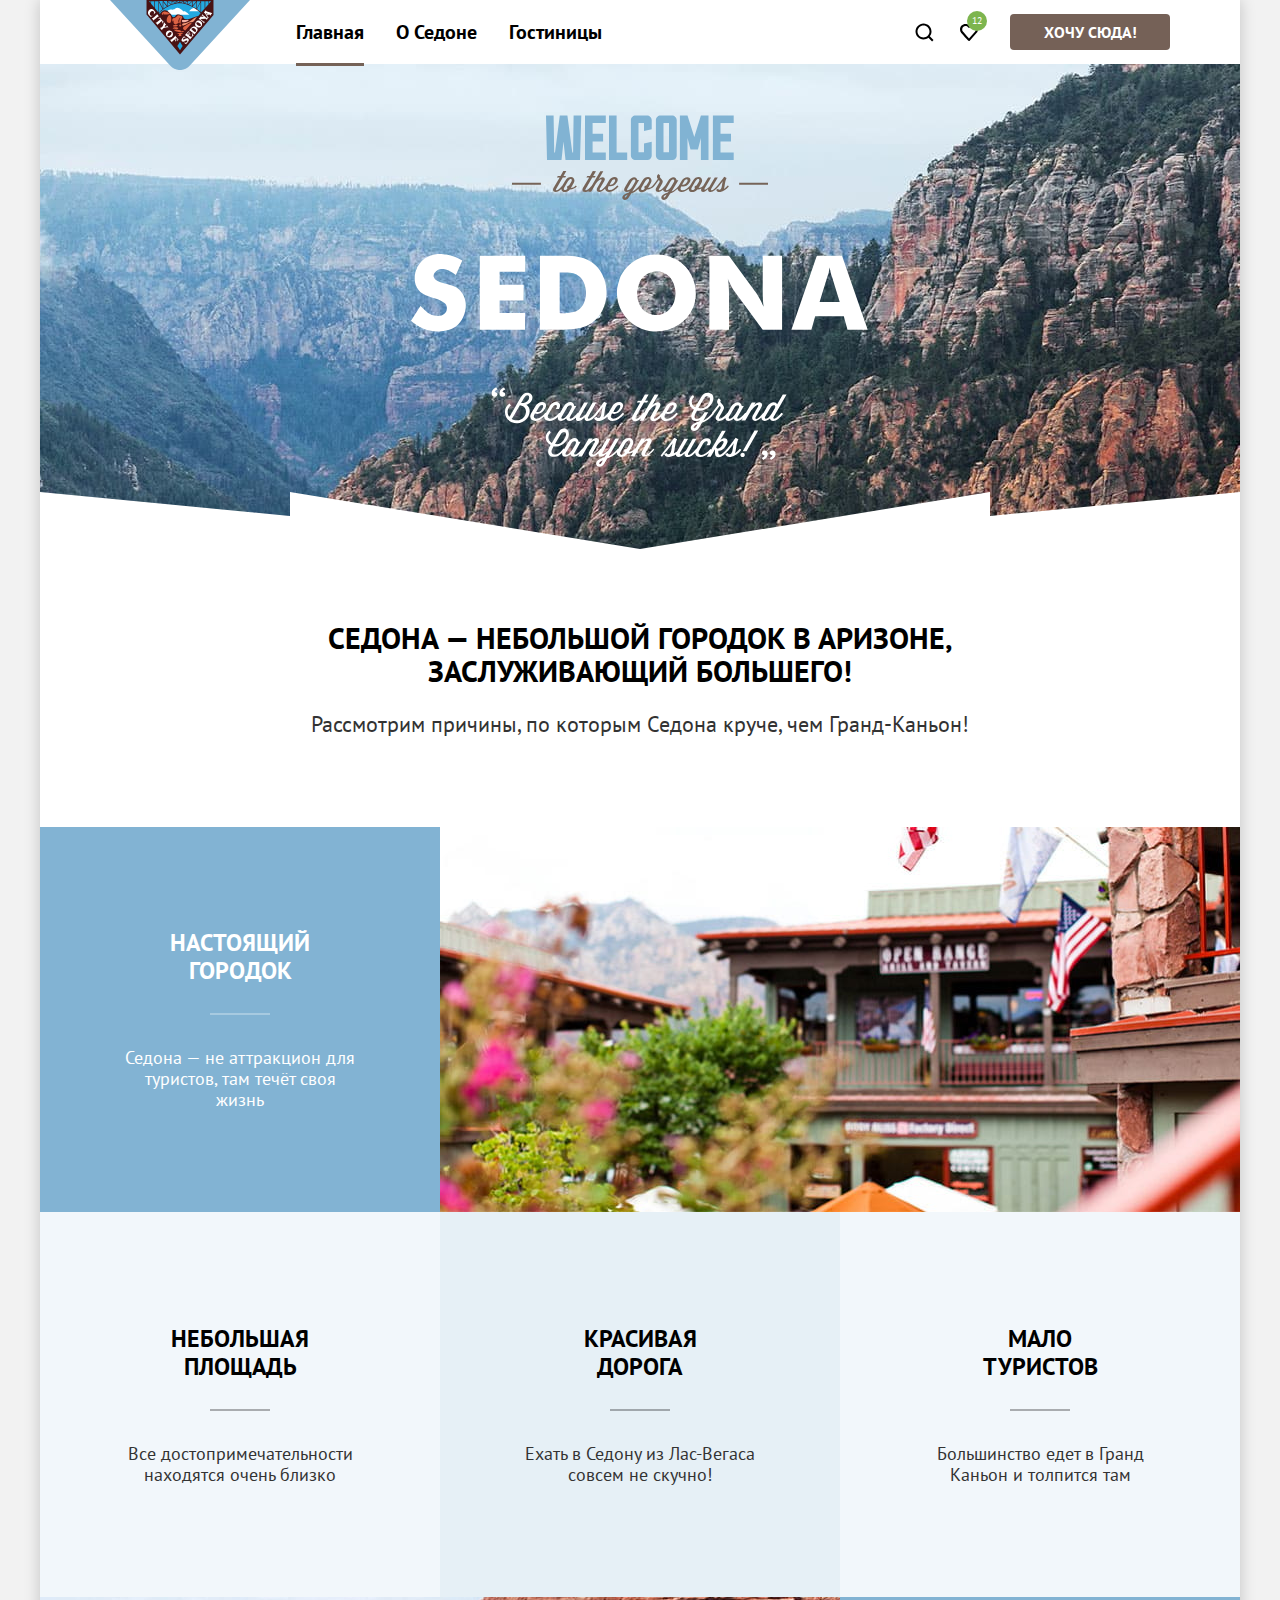
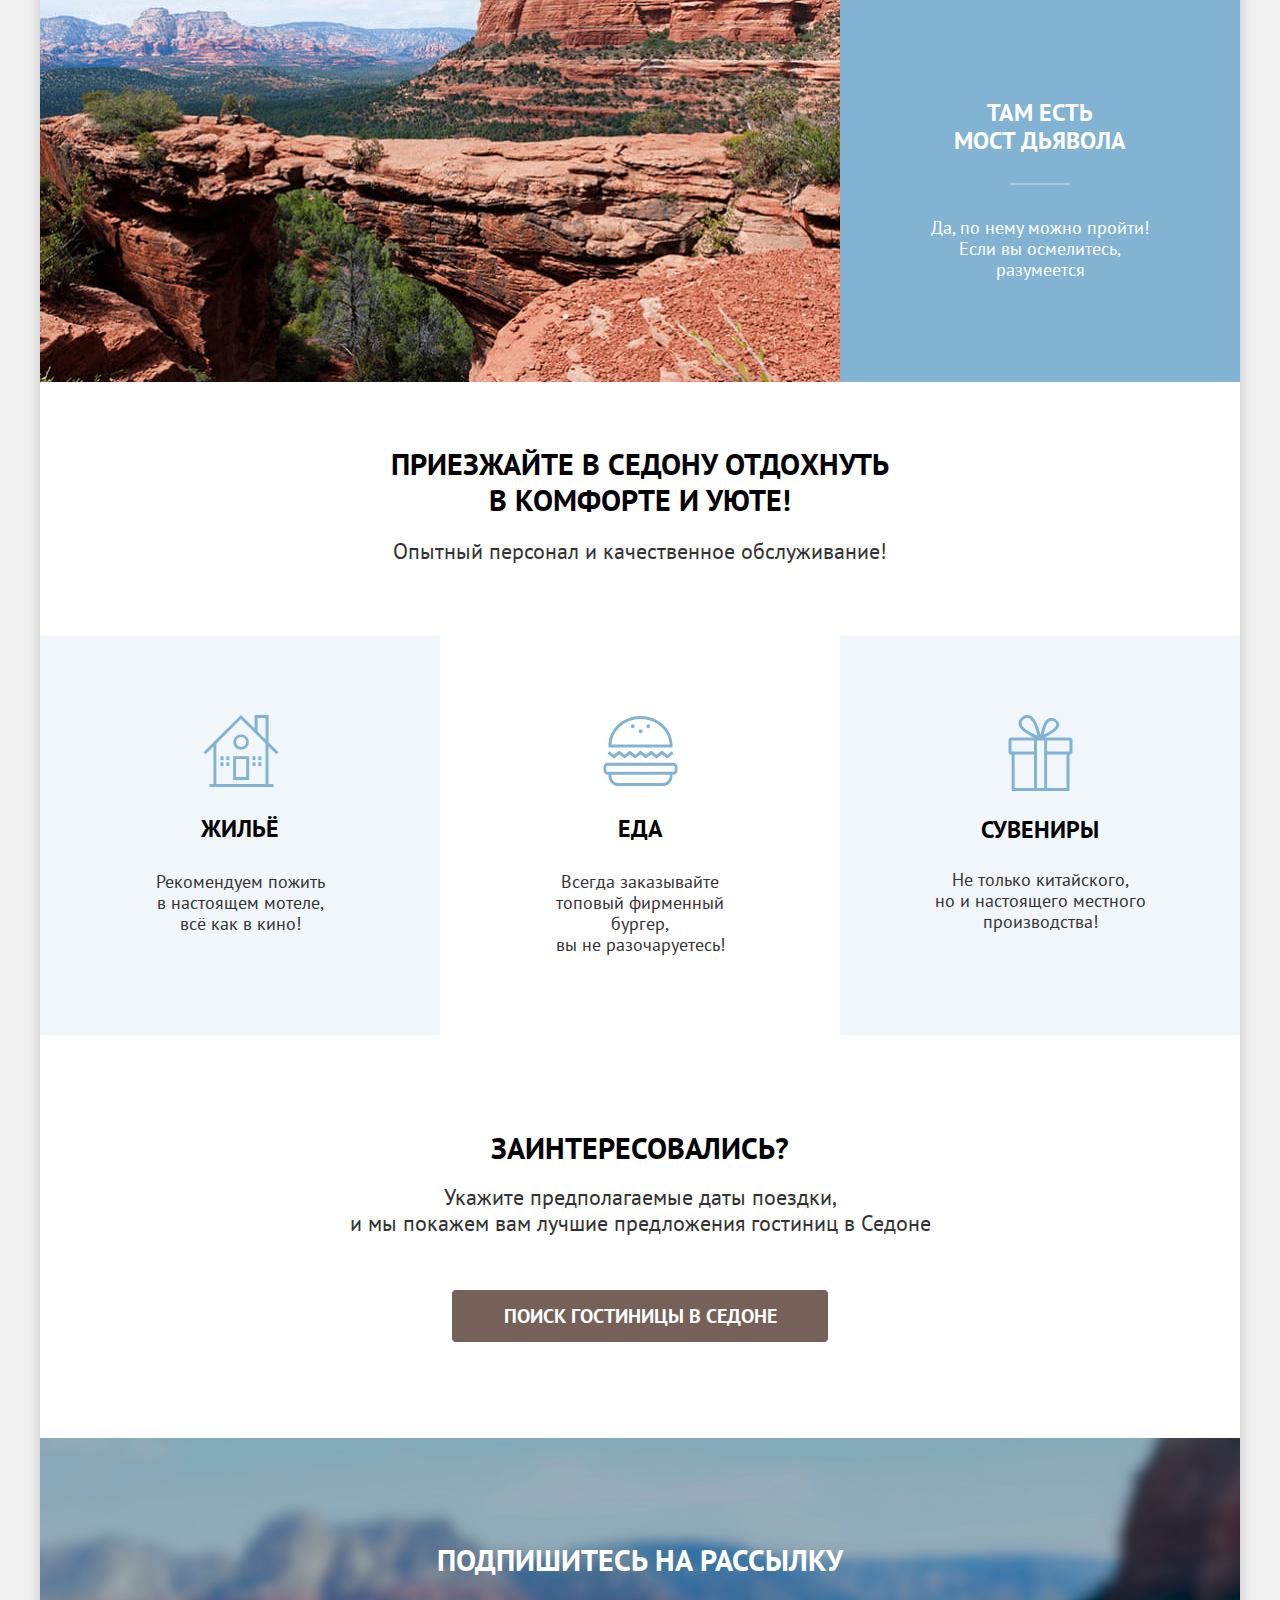
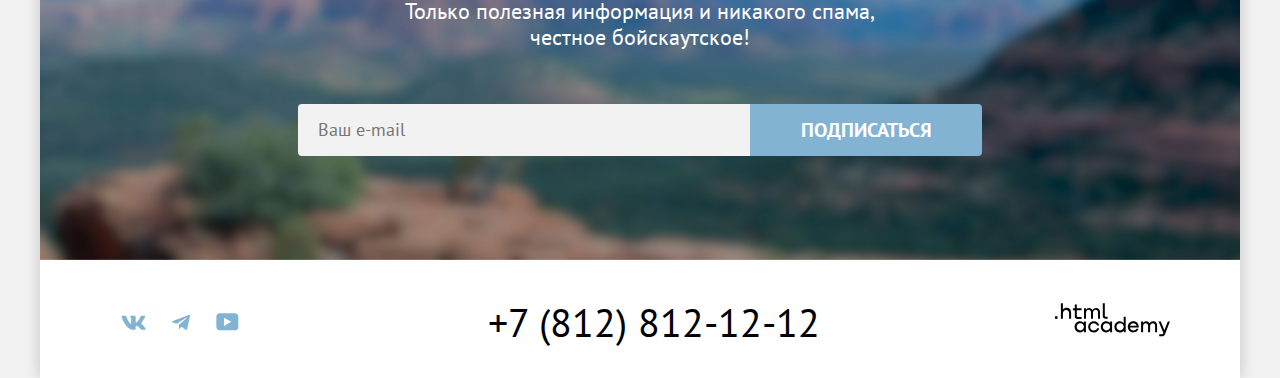
<file: index.html>
<!DOCTYPE html>
<html lang="ru">

  <head>
    <meta charset="utf-8">
    <link rel="preconnect" href="https://fonts.googleapis.com">
    <link rel="preconnect" href="https://fonts.gstatic.com" crossorigin>
    <link href="https://fonts.googleapis.com/css2?family=PT+Sans:wght@400;700&display=swap" rel="stylesheet">
    <link rel="stylesheet" href="./css/style.css">
    <link rel="icon" href="./favicon.ico">
    <link rel="icon" type="image/png" sizes="32x32" href="./img/favicon.png">
    <title>HTML Academy: Седона</title>
  </head>

  <body>
    <div class="container">
      <header class="main-header">
        <nav class="main-header-nav">
          <a class="header-logo" href="https://htmlacademy.ru/"> <img src="./img/logo.svg" alt="Логотип"></a>
          <ul class="site-navigation">
            <li class="site-navigation-item">
              <a href="./index.html" class="siti-menu-link siti-menu-link-active">Главная</a>
            </li>
            <li class="site-navigation-item">
              <a href="#" class="siti-menu-link"> О Седоне</a>
            </li>
            <li class="site-navigation-item">
              <a href="./catalog.html" class="siti-menu-link">Гостиницы</a>
            </li>
          </ul>
          <ul class="navigation-user">
            <li class="navigation-user-item">
              <a class="navigation-user-link navigation-user-link-search " href="#">
                <svg xmlns="http://www.w3.org/2000/svg" width="19" height="19" viewBox="0 0 19 19" fill="none">
                  <path
                    d="M18.5 17.0083L14.8 13.3287C15.8 12.0359 16.5 10.3453 16.5 8.4558C16.5 4.08011 12.9 0.5 8.5 0.5C4.1 0.5 0.5 4.17956 0.5 8.55525C0.5 12.9309 4.1 16.511 8.5 16.511C10.3 16.511 12 15.9144 13.4 14.8204L17.1 18.5L18.5 17.0083ZM8.5 14.5221C5.2 14.5221 2.5 11.837 2.5 8.55525C2.5 5.27348 5.2 2.5884 8.5 2.5884C11.8 2.5884 14.5 5.27348 14.5 8.55525C14.5 11.837 11.8 14.5221 8.5 14.5221Z"
                    fill="currentColor" />
                </svg> <span class="visually-hidden">Поиск</span></a>
            </li>
            <li class="navigation-user-item">
              <a class="navigation-user-link favourite " href="#">
                <svg class="user-menu-svg" width="18" height="17" viewBox="0 0 18 17" fill="none"
                  xmlns="http://www.w3.org/2000/svg">
                  <path
                    d="M8.9 17C8.6 17 8.3 16.9 8.1 16.6C2.7 10.5 1.4 9.1 1.1 8.7C0.4 7.8 0 6.6 0 5.4C0 2.4 2.4 0 5.5 0C6.8 0 8 0.5 9 1.3C10 0.5 11.3 0 12.5 0C15.5 0 18 2.4 18 5.4C18 6.7 17.5 7.9 16.7 8.8L9.7 16.7C9.5 16.9 9.3 17 8.9 17ZM2.9 7.5C3.2 7.9 6.4 11.5 9 14.4L15.2 7.4C15.7 6.9 15.9 6.2 15.9 5.4C15.9 3.6 14.4 2.1 12.6 2.1C11.6 2.1 10.6 2.6 9.9 3.4C9.6 3.7 9.3 3.8 9 3.8C8.7 3.8 8.4 3.6 8.2 3.4C7.5 2.6 6.5 2.1 5.5 2.1C3.7 2.1 2.2 3.6 2.2 5.4C2.1 6.3 2.5 7 2.9 7.5C2.8 7.5 2.8 7.5 2.9 7.5Z"
                    fill="currentColor" />
                </svg>
                <span class="visually-hidden">Избранное</span>
                <span class="notification-badge">12</span>
              </a>
            </li>
            <li class="navigation-user-item">
              <a class="navigation-user-link wish" href="#">Хочу сюда!</a>
            </li>
          </ul>
        </nav>
      </header>
      <main class="main-index">
        <h1 class="visually-hidden">Cайт города Седона</h1>
        <section class="welcome">
          <h2 class="visually-hidden">Приглашение посетить город</h2>
          <img src="./img/welcome.svg" alt="Добро пожаловать в Седону" width="458" height="352" class="welcome-image">
        </section>
        <section class="slogan">
          <div class="slogan-caption-text">
            <h2 class="visually-hidden">Причины посетить город</h2>
            <h3 class="slogan-caption">Седона — небольшой городок в Аризоне,<br> заслуживающий большего!</h3>
            <p class="slogan-text">Рассмотрим причины, по которым Седона круче, чем Гранд-Каньон!</p>
          </div>
          <ul class="advantages-list list-reset">
            <li class="advantages-list-item blok-advantages">
              <div class="advantages-container">
                <h3 class="advantages-title">Настоящий городок</h3>
                <p class="advantages-texts">Седона — не аттракцион для туристов, там течёт своя<br> жизнь</p>
              </div>
            </li>
            <li class="advantages-list-item">
              <img src="./img/photo-1.jpg" alt="Цветущая улочка с балконом">
            </li>
            <li class="advantages-list-item">
              <div class="advantages-container">
                <h3 class="advantages-title"> Небольшая площадь</h3>
                <p class="advantages-texts"> Все достопримечательности находятся очень близко</p>
              </div>
            </li>
            <li class="advantages-list-item">
              <div class="advantages-container">
                <h3 class="advantages-title"> Красивая<br> дорога</h3>
                <p class="advantages-texts"> Ехать в Седону из Лас-Вегаса совсем не скучно!</p>
              </div>
            </li>
            <li class="advantages-list-item">
              <div class="advantages-container">
                <h3 class="advantages-title">Мало<br>туристов</h3>
                <p class="advantages-texts"> Большинство едет в Гранд Каньон и толпится там</p>
              </div>
            </li>
            <li class="advantages-list-item">
              <img src="./img/photo-2.jpg" alt="Вид на Гранд-Каньон">
            </li>
            <li class="advantages-list-item blok-advantages">
              <div class="advantages-container">
                <h3 class="advantages-title">Там есть<br>мост дьявола</h3>
                <p class="advantages-texts"> Да, по нему можно пройти! Если вы осмелитесь, разумеется</p>
              </div>
            </li>
          </ul>
        </section>
        <section class="reviews">
          <div class="slogan-caption-text slogan-title-reviews">
            <h2 class="visually-hidden">Инфраструктура</h2>
            <h3 class="slogan-caption slogan-reviews"> Приезжайте в Седону отдохнуть<br> в комфорте и уюте!</h3>
            <p class="slogan-text"> Опытный персонал и качественное обслуживание!</p>
          </div>
          <ul class="features-list">
            <li class="features-list-item house">
              <svg xmlns="http://www.w3.org/2000/svg" width="77" height="72" viewBox="0 0 77 72" fill="none">
                <path d="M31.1185 65H47.1827V41.2H31.1185V65ZM34.0301 44.1H44.1707V62.1H34.0301V44.1Z" fill="#83B3D3" />
                <path
                  d="M74.3916 39.3L76.5 37.2L66.5602 27.3V0H52.6044V13.6L38.9498 0L1.5 37.2L3.60843 39.3L11.4398 31.5V69.1H7.42369V72H71.5803V69.1H66.4598V31.5L74.3916 39.3ZM63.5482 69.1H14.3514V28.5L38.9498 4.1L63.5482 28.5V69.1ZM63.5482 24.4L55.6165 16.5V2.9H63.5482V24.4Z"
                  fill="#83B3D3" />
                <path
                  d="M31.3193 27.1C31.3193 31.4 34.8333 34.8 39.0502 34.8C43.3675 34.8 46.8815 31.3 46.8815 27.1C46.8815 22.8 43.3675 19.4 39.0502 19.4C34.8333 19.4 31.3193 22.8 31.3193 27.1ZM39.1506 22.1C41.8614 22.1 44.1707 24.3 44.1707 27C44.1707 29.7 41.9618 31.9 39.1506 31.9C36.4398 31.9 34.1305 29.7 34.1305 27C34.1305 24.3 36.3394 22.1 39.1506 22.1Z"
                  fill="#83B3D3" />
                <path d="M21.4799 41.2H18.4679V45.1H21.4799V41.2Z" fill="#83B3D3" />
                <path d="M27.4036 41.2H24.3916V45.1H27.4036V41.2Z" fill="#83B3D3" />
                <path d="M21.4799 47.2H18.4679V51.1H21.4799V47.2Z" fill="#83B3D3" />
                <path d="M27.4036 47.2H24.3916V51.1H27.4036V47.2Z" fill="#83B3D3" />
                <path d="M53.508 41.2H50.496V45.1H53.508V41.2Z" fill="#83B3D3" />
                <path d="M59.4317 41.2H56.4197V45.1H59.4317V41.2Z" fill="#83B3D3" />
                <path d="M53.508 47.2H50.496V51.1H53.508V47.2Z" fill="#83B3D3" />
                <path d="M59.4317 47.2H56.4197V51.1H59.4317V47.2Z" fill="#83B3D3" />
              </svg>
              <h3 class="features-title"> Жильё</h3>
              <p class="features-description">Рекомендуем пожить<br> в настоящем мотеле,<br> всё как в
                кино!</p>
            </li>
            <li class="features-list-item burger">
              <svg xmlns="http://www.w3.org/2000/svg" width="76" height="72" viewBox="0 0 76 72" fill="none">
                <path
                  d="M71.5757 47.7H5.6103C3.30452 47.7 1.5 49.6 1.5 52V55.5C1.5 57.9 3.40477 59.8 5.6103 59.8H6.51257V60.9C6.51257 66.4 10.8234 71 16.1367 71H60.8488C66.1621 71 70.4729 66.5 70.4729 60.9V59.8H71.3752C73.681 59.8 75.4855 57.9 75.4855 55.5V52C75.686 49.7 73.7812 47.7 71.5757 47.7ZM67.6659 60.9C67.6659 64.8 64.6583 67.9 60.949 67.9H16.1367C12.4274 67.9 9.41985 64.7 9.41985 60.9V59.8H67.6659V60.9ZM72.7787 55.5C72.7787 56.2 72.1772 56.8 71.5757 56.8H5.51005C4.80829 56.8 4.30704 56.2 4.30704 55.5V52C4.30704 51.3 4.90855 50.7 5.51005 50.7H71.4754C72.1772 50.7 72.6784 51.3 72.6784 52C72.7787 52 72.7787 55.5 72.7787 55.5Z"
                  fill="#83B3D3" />
                <path
                  d="M17.1392 39.4L22.5528 43.5L27.8661 39.4L33.1794 43.5L38.4927 39.4L43.9063 43.5L49.2196 39.4L54.5329 43.5L59.9465 39.4L65.2598 43.5L71.4754 38.8L69.7711 36.3L65.2598 39.7L59.9465 35.6L54.5329 39.7L49.2196 35.6L43.9063 39.7L38.4927 35.6L33.1794 39.7L27.8661 35.6L22.5528 39.7L17.1392 35.6L11.8259 39.7L7.31458 36.3L5.6103 38.8L11.8259 43.5L17.1392 39.4Z"
                  fill="#83B3D3" />
                <path
                  d="M9.52011 32.5H70.4729C70.4729 31.9 70.5732 31.3 70.5732 30.6C70.5732 30.2 70.5732 29.8 70.5732 29.4C69.8714 13.7 55.8362 1 38.593 1C21.2495 1 7.21432 13.7 6.51257 29.5C6.51257 29.9 6.51257 30.3 6.51257 30.7C6.51257 31.3 6.50815 31.9 6.6084 32.5H9.52011ZM38.593 4C54.2322 4 67.0644 15.3 67.6659 29.5H9.52011C10.1216 15.4 22.9538 4 38.593 4Z"
                  fill="#83B3D3" />
                <path
                  d="M38.593 18.3C39.645 18.3 40.4978 17.4046 40.4978 16.3C40.4978 15.1954 39.645 14.3 38.593 14.3C37.541 14.3 36.6882 15.1954 36.6882 16.3C36.6882 17.4046 37.541 18.3 38.593 18.3Z"
                  fill="#83B3D3" />
                <path
                  d="M30.7734 13.2C31.8254 13.2 32.6782 12.3046 32.6782 11.2C32.6782 10.0954 31.8254 9.2 30.7734 9.2C29.7214 9.2 28.8686 10.0954 28.8686 11.2C28.8686 12.3046 29.7214 13.2 30.7734 13.2Z"
                  fill="#83B3D3" />
                <path
                  d="M46.3123 13.2C47.3643 13.2 48.2171 12.3046 48.2171 11.2C48.2171 10.0954 47.3643 9.2 46.3123 9.2C45.2604 9.2 44.4076 10.0954 44.4076 11.2C44.4076 12.3046 45.2604 13.2 46.3123 13.2Z"
                  fill="#83B3D3" />
              </svg>
              <h3 class="features-title"> Еда</h3>
              <p class="features-description"> Всегда заказывайте<br>топовый фирменный бургер,<br>вы не разочаруетесь!
              </p>
            </li>
            <li class="features-list-item souvenir">
              <svg xmlns="http://www.w3.org/2000/svg" width="76" height="76" viewBox="0 0 76 76" fill="none">
                <path
                  d="M67.6 22.4625H67.5H42.8C56.6 15.5576 57.7 11.1546 57.2 8.75288C56 4.75007 51.5 1.74797 47.2 3.34909C41.6 5.45056 40.1 13.7564 38.6 19.7606C36.6 13.6563 34.8 5.95091 30.4 2.04818C29.1 0.947407 27.3 -0.253434 24.6 0.0467764C20.6 0.447057 14.8 5.45056 17.1 11.0545C19.4 16.4583 26.8 19.8607 31.7 22.5626H9.7H9.4C7.8 22.5626 6.5 23.8635 6.5 25.4646V36.7725C6.5 38.3736 7.8 39.6745 9.4 39.6745H9.7V72.9979V75.3996V76H67.5V75.4996V72.9979V39.5745H67.6C69.2 39.5745 70.5 38.2736 70.5 36.6724V25.3645C70.5 23.7634 69.2 22.4625 67.6 22.4625ZM48.9 5.85084C51 5.55063 53.9 7.15176 54.2 9.05309C54.6 11.8551 50.8 14.3568 49.1 15.4576C46.6 17.1588 44.2 18.0594 41.8 19.5604C42.7 15.8579 44.3 6.55133 48.9 5.85084ZM26 15.8579C23.8 14.3568 19.5 11.4548 19.6 8.05239C19.7 4.44986 25.3 1.44776 28.4 4.14965C32.3 7.55203 34.1 15.2574 35.5 20.7613C32.3 19.2602 29.2 17.9593 26 15.8579ZM32 72.9979H12.6V39.5745H32V72.9979ZM32 36.4723H9.5V25.4646H32V36.4723ZM42.2 36.4723V39.4744V72.9979H35V39.5745V36.5724V25.5647H42.2V36.4723ZM64.5 72.9979H45.1V39.5745H64.5V72.9979ZM67.4 36.4723H45.1V25.4646H67.4V36.4723Z"
                  fill="#83B3D3" />
              </svg>
              <h3 class="features-title">Сувениры</h3>
              <p class="features-description">Не только китайского,<br>но и настоящего местного<br>производства!</p>
            </li>
          </ul>
        </section>
        <section class="search newsletter" data-test="search">
          <div class="wrapper">
            <h2 class="slogan-caption search-title">Заинтересовались?</h2>
            <p class="slogan-text search-reasons">Укажите предполагаемые даты поездки,<br>и мы покажем вам лучшие
              предложения гостиниц в Седоне</p>
          </div>
          <a class="search-link search-button" href="#">ПОИСК ГОСТИНИЦЫ В СЕДОНЕ</a>
        </section>
        <section class="newsletter newsletter-index" data-test="newsletter">
          <div class="wrapper">
            <h2 class="title">Подпишитесь на рассылку</h2>
            <p class="reasons reasons-index">Только полезная информация и никакого спама,<br> честное бойскаутское!</p>
          </div>
          <form class="newsletter-form" action="https://htmlacademy.ru/" method="post">
            <label class="visually-hidden" for="user-email">Ваш e-mail</label>
            <input class="newsletter-input" type="email" id="user-email" name="user-email" placeholder="Ваш e-mail"
              required>
            <button class="newsletter-button" type="submit">Подписаться</button>
          </form>
        </section>
      </main>
      <footer class="main-footer" data-test="">
        <section class="social-network">
          <h2 class="visually-hidden">Социальные сети</h2>
          <ul class="social-list">
            <li class="social-list-item">
              <a class="social-list-link" href="https://vk.com/htmlacademy">
                <svg width="25" height="15" viewBox="0 0 25 15" fill="none" xmlns="http://www.w3.org/2000/svg">
                  <g id="VK">
                    <path id="footer-VK" fill-rule="evenodd" clip-rule="evenodd"
                      d="M24.1164 1.80445C24.2824 1.25845 24.1164 0.856445 23.3214 0.856445H20.6964C20.0284 0.856445 19.7204 1.20345 19.5534 1.58645C19.5534 1.58645 18.2184 4.78245 16.3274 6.85845C15.7154 7.46045 15.4374 7.65145 15.1034 7.65145C14.9364 7.65145 14.6854 7.46045 14.6854 6.91345V1.80445C14.6854 1.14845 14.5014 0.856445 13.9454 0.856445H9.81738C9.40038 0.856445 9.14938 1.16045 9.14938 1.44945C9.14938 2.07045 10.0954 2.21445 10.1924 3.96245V7.76045C10.1924 8.59345 10.0394 8.74444 9.70538 8.74444C8.81538 8.74444 6.65038 5.53345 5.36538 1.85945C5.11638 1.14445 4.86438 0.856445 4.19338 0.856445H1.56638C0.816382 0.856445 0.666382 1.20345 0.666382 1.58645C0.666382 2.26845 1.55638 5.65645 4.81138 10.1374C6.98138 13.1974 10.0364 14.8564 12.8194 14.8564C14.4884 14.8564 14.6944 14.4884 14.6944 13.8534V11.5404C14.6944 10.8034 14.8524 10.6564 15.3814 10.6564C15.7714 10.6564 16.4384 10.8484 17.9964 12.3234C19.7764 14.0724 20.0694 14.8564 21.0714 14.8564H23.6964C24.4464 14.8564 24.8224 14.4884 24.6064 13.7604C24.3684 13.0364 23.5184 11.9854 22.3914 10.7384C21.7794 10.0284 20.8614 9.26345 20.5824 8.88045C20.1934 8.38945 20.3044 8.17044 20.5824 7.73345C20.5824 7.73345 23.7824 3.30745 24.1154 1.80445H24.1164Z"
                      fill="currentColor" />
                  </g>
                </svg> <span class="visually-hidden">Вконтакте</span> </a>
            </li>
            <li class="social-list-item">
              <a class="social-list-link" href="https://t.me/htmlacademy">
                <svg width="18" height="17" viewBox="0 0 18 17" fill="none" xmlns="http://www.w3.org/2000/svg">
                  <g id="TG">
                    <path id="footer-TG"
                      d="M16.785 0.955705L0.840489 7.1042C-0.247661 7.54126 -0.241365 8.14828 0.640845 8.41897L4.73445 9.69597L14.2058 3.72014C14.6537 3.44766 15.0629 3.59424 14.7265 3.89281L7.05283 10.8183H7.05103L7.05283 10.8192L6.77045 15.0387C7.18413 15.0387 7.36669 14.8489 7.59871 14.625L9.58705 12.6915L13.7229 15.7464C14.4855 16.1664 15.0332 15.9506 15.2229 15.0405L17.9379 2.2453C18.2158 1.13107 17.5126 0.626562 16.785 0.955705Z"
                      fill="currentColor" />
                  </g>
                </svg>
                <span class="visually-hidden">Телеграмм</span>
              </a>
            </li>
            <li class="social-list-item">
              <a class="social-list-link" href="https://www.youtube.com/user/htmlacademyru">
                <svg width="23" height="18" viewBox="0 0 23 18" fill="none" xmlns="http://www.w3.org/2000/svg">
                  <path
                    d="M18.9402 0.356445H3.50738C1.64668 0.356445 0.333252 1.9502 0.333252 3.75645V13.8502C0.333252 15.7627 1.64668 17.3564 3.50738 17.3564H19.1591C20.8009 17.3564 22.3333 15.7627 22.3333 13.9564V3.75645C22.1143 1.9502 20.8009 0.356445 18.9402 0.356445ZM7.99494 12.8939V4.81894L15.3283 8.85645L7.99494 12.8939Z"
                    fill="currentColor" />
                </svg>
                <span class="visually-hidden">youtube</span>
              </a>
            </li>
          </ul>
        </section>
        <section class="contacts">
          <h2 class="visually-hidden">Контакты</h2>
          <div>
            <a class="footer-phone" href="tel:+78128121212">+7 (812) 812-12-12</a>
          </div>
        </section>
        <section class="developer">
          <h2 class="visually-hidden">Разработчик</h2>
          <a class="copyright" href="https://htmlacademy.ru">
            <svg class="htmlacademy-logo" role="img" aria-label="Логотип HTML Academy" width="115" height="34"
              viewBox="0 0 115 34" fill="none" xmlns="http://www.w3.org/2000/svg">
              <path d="M0 13.2564V15.8564H2.5V13.2564H0Z" fill="currentColor" />
              <path
                d="M11.6 4.85645C10 4.85645 8.8 5.55645 8 6.55645H7.9V0.356445H5.9V15.8564H7.9V10.5564C7.9 8.45645 9.2 6.95645 11.2 6.95645C13 6.95645 14.1 8.35645 14.1 10.1564V15.8564H16.1V9.75644C16.2 6.75644 14.3 4.85645 11.6 4.85645Z"
                fill="currentColor" />
              <path
                d="M26.6 5.15645H21.8V1.45645H19.8V5.25645H17.9V7.25645H19.8V13.2564C19.8 14.9564 20.8 15.9564 22.5 15.9564H26.6V13.9564H22.9C22.2 13.9564 21.8 13.5564 21.8 12.8564V7.15645H26.6V5.15645Z"
                fill="currentColor" />
              <path
                d="M41.1 4.95645C39.5 4.95645 38.2 5.75644 37.6 7.05645H37.5C36.9 5.85645 35.7 4.95645 34.1 4.95645C32.7 4.95645 31.6 5.75645 31 6.75645H30.9V5.15645H29V15.7564H31V10.3564C31 8.35645 32 6.85645 33.6 6.85645C35.1 6.85645 36 7.85645 36 9.45645V15.7564H38V10.1564C38 7.75645 39.4 6.85645 40.6 6.85645C42.1 6.85645 43 7.85645 43 9.45645V15.7564H45V9.25644C45.1 6.75644 43.6 4.95645 41.1 4.95645Z"
                fill="currentColor" />
              <path
                d="M47.8 13.0564C47.8 14.7564 48.8 15.7564 50.6 15.7564H52.6V13.7564H50.9C50.2 13.7564 49.8 13.3564 49.8 12.6564V0.356445H47.8V13.0564Z"
                fill="currentColor" />
              <path
                d="M28.9 20.0564C28 18.9564 26.7 18.2564 25 18.2564C21.9 18.2564 19.6 20.5564 19.6 23.8564C19.6 27.1564 21.9 29.4564 25 29.4564C26.8 29.4564 28 28.6564 28.8 27.5564H28.9V29.1564H30.9V18.5564H28.9V20.0564ZM25.3 27.4564C23.1 27.4564 21.7 25.8564 21.7 23.8564C21.7 21.8564 23.1 20.2564 25.3 20.2564C27.5 20.2564 28.9 21.8564 28.9 23.8564C28.9 25.7564 27.5 27.4564 25.3 27.4564Z"
                fill="currentColor" />
              <path
                d="M44.2 22.3564C43.7 19.9564 41.6 18.2564 38.8 18.2564C35.4 18.2564 33.2 20.7564 33.2 23.8564C33.2 26.9564 35.4 29.4564 38.8 29.4564C41.6 29.4564 43.7 27.6564 44.2 25.2564H42.1C41.7 26.5564 40.4 27.5564 38.8 27.5564C36.6 27.5564 35.2 25.9564 35.2 23.9564C35.2 21.9564 36.6 20.3564 38.8 20.3564C40.4 20.3564 41.6 21.3564 42.1 22.5564H44.2V22.3564Z"
                fill="currentColor" />
              <path
                d="M55.1 20.0564C54.2 18.9564 52.9 18.2564 51.2 18.2564C48.1 18.2564 45.8 20.5564 45.8 23.8564C45.8 27.1564 48.1 29.4564 51.2 29.4564C53 29.4564 54.2 28.6564 55 27.5564H55.1V29.1564H57.1V18.5564H55.1V20.0564ZM51.5 27.4564C49.3 27.4564 47.9 25.8564 47.9 23.8564C47.9 21.8564 49.3 20.2564 51.5 20.2564C53.7 20.2564 55.1 21.8564 55.1 23.8564C55.1 25.7564 53.6 27.4564 51.5 27.4564Z"
                fill="currentColor" />
              <path
                d="M68.7 20.1564C67.8 19.0564 66.5 18.2564 64.8 18.2564C61.7 18.2564 59.4 20.5564 59.4 23.8564C59.4 27.1564 61.6 29.4564 64.8 29.4564C66.5 29.4564 67.8 28.6564 68.6 27.6564H68.7V29.1564H70.7V13.7564H68.7V20.1564ZM65.1 27.4564C62.9 27.4564 61.5 25.8564 61.5 23.8564C61.5 21.8564 62.9 20.2564 65.1 20.2564C67.3 20.2564 68.7 21.8564 68.7 23.8564C68.6 25.8564 67.2 27.4564 65.1 27.4564Z"
                fill="currentColor" />
              <path
                d="M78.3 18.2564C75 18.2564 72.8 20.7564 72.8 23.8564C72.8 26.8564 74.9 29.4564 78.3 29.4564C80.8 29.4564 82.8 28.1564 83.5 25.8564H81.4C80.9 26.8564 79.8 27.4564 78.4 27.4564C76.5 27.4564 75.1 26.1564 75 24.5564H83.8C84 20.9564 81.8 18.2564 78.3 18.2564ZM78.3 20.1564C80 20.1564 81.3 21.1564 81.6 22.7564H75.1C75.4 21.2564 76.6 20.1564 78.3 20.1564Z"
                fill="currentColor" />
              <path
                d="M98.2 18.2564C96.6 18.2564 95.3 19.0564 94.6 20.2564H94.5C93.9 19.0564 92.7 18.2564 91.1 18.2564C89.7 18.2564 88.6 18.9564 88 20.0564V18.5564H86.1V29.1564H88.1V23.7564C88.1 21.7564 89.1 20.3564 90.7 20.2564C92.2 20.2564 93.1 21.2564 93.1 22.8564V29.1564H95.1V23.5564C95.1 21.1564 96.5 20.2564 97.7 20.2564C99.2 20.2564 100.1 21.2564 100.1 22.8564V29.1564H102.1V22.6564C102.2 20.0564 100.7 18.2564 98.2 18.2564Z"
                fill="currentColor" />
              <path
                d="M109.4 27.3564L105.8 18.4564H103.6L108.4 30.0564C108.1 30.9564 107.7 31.2564 106.7 31.2564H104.2V33.2564H106.7C108.5 33.2564 109.5 32.4564 110.2 30.6564L114.9 18.4564H112.8L109.4 27.3564Z"
                fill="currentColor" />
            </svg>
          </a>
        </section>
      </footer>
    </div>
    <div class="modal-container hidden">
      <div class="modal modal-auth">
        <button class="modal-close-button" type="button">
          <span class="visually-hidden">Закрыть</span>
        </button>
        <section class="modal-content">
          <h2 class="modal-title">Поиск гостиницы в Седоне</h2>
          <form action="https://echo.htmlacademy.ru" method="post" class="form-modal">
            <div class="modal-row">
              <label for="checkin" class="modal-label">Дата заезда:</label>
              <div class="modal-block">
                <input type="text" class="modal-input" id="checkin" name="checkin" value="27 апреля 2020"
                  placeholder="Укажите дату заезда" required>
                <p class="modal-message error">Мы не можем отправить вас в прошлое.</p>
              </div>
            </div>
            <div class="modal-row">
              <label for="exit" class="modal-label">Дата выезда:</label>
              <div class="modal-block">
                <input type="text" class="modal-input" id="exit" name="exit" value="1 сентября 2023"
                  placeholder="Укажите дату выезда" required>
                <p class="modal-message">На эти даты есть свободные номера. Пока есть.</p>
              </div>
            </div>
            <div class="modal-row modal-departure">
              <div class="modal-wrapper">
                <label for="adults" class="modal-label">Взрослые:</label>
                <div class="modal-complex">
                  <button class="modal-button minus" type="button">
                    <span class="visually-hidden">Уменьшить количество на единицу</span>
                    <svg class="modal-button-svg" width="14" height="2" viewBox="0 0 14 2" fill="none"
                      xmlns="http://www.w3.org/2000/svg">
                      <path d="M0 0L0 2L14 2V0L0 0Z" fill="currentColor" />
                    </svg>
                  </button>
                  <input type="number" class="modal-complex-input" id="adults" name="adults" value="2" required min="1">
                  <button class="plus modal-button" type="button">
                    <span class="visually-hidden">Увеличить количество на единицу</span>
                    <svg class="modal-button-svg" width="14" height="14" viewBox="0 0 14 14" fill="none"
                      xmlns="http://www.w3.org/2000/svg">
                      <path d="M14 6H8V0H6V6H0V8H6V14H8V8H14V6Z" fill="currentColor" />
                    </svg>
                  </button>
                </div>
              </div>
              <div class="modal-wrapper modal-wrapper-children">
                <div class="tooltip-container">
                  <div class="tooltip-container-button">
                    <label for="children" class="modal-label modal-label-children">Дети:</label>
                    <button type="button" class="tooltip-button">
                      <span class="visually-hidden">Показать дополнительную информацию</span>
                      <svg width="2" height="12" viewBox="0 0 2 12" fill="none" xmlns="http://www.w3.org/2000/svg">
                        <path fill-rule="evenodd" clip-rule="evenodd" d="M0 0H2V2H0V0ZM2 12H0V3H2V12Z" fill="white" />
                      </svg>
                    </button>
                  </div>
                  <p class="tooltip-text tooltip-wrapper">Укажите количество детей, которые будут с вами, возраст
                    которых от 6 до 18
                    лет. Дети до 6 лет размещаются бесплатно.</p>
                </div>
                <div class="modal-complex">
                  <button class="modal-button minus" type="button">
                    <span class="visually-hidden">Уменьшить количество на единицу</span>
                    <svg class="modal-button-svg" width="14" height="2" viewBox="0 0 14 2" fill="none"
                      xmlns="http://www.w3.org/2000/svg">
                      <path d="M0 0L0 2L14 2V0L0 0Z" fill="currentColor" />
                    </svg>
                  </button>
                  <input type="number" class="modal-complex-input" id="children" name="children" value="2" required
                    min="0">
                  <button class="plus modal-button" type="button">
                    <span class="visually-hidden">Увеличить количество на единицу</span>
                    <svg class="modal-button-svg" width="14" height="14" viewBox="0 0 14 14" fill="none"
                      xmlns="http://www.w3.org/2000/svg">
                      <path d="M14 6H8V0H6V6H0V8H6V14H8V8H14V6Z" fill="currentColor" />
                    </svg>
                  </button>
                </div>
              </div>
            </div>
            <button class="modal-submit" type="submit">Найти</button>
          </form>
        </section>
      </div>
    </div>
    <script src="./scripts/script.js"></script>
  </body>

</html>
</file>
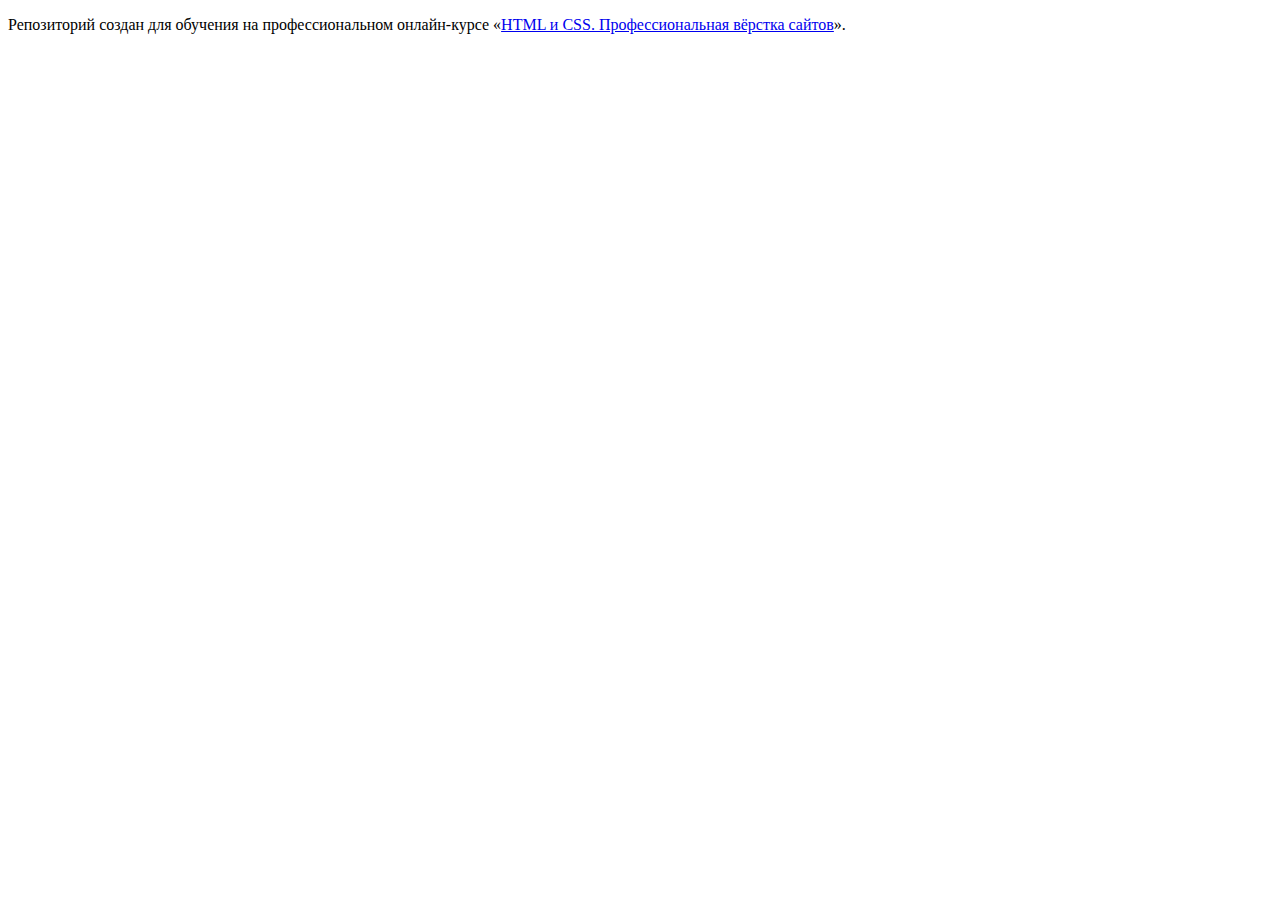
<file: 1/index.html>
<!DOCTYPE html>
<html lang="ru">
  <head>
    <meta charset="utf-8">
    <title>HTML Academy: Седона</title>
    <base href="https://htmlacademy-htmlcss.github.io/2468767-sedona-1/1/">
</head>
  <body>

    <p>Репозиторий создан для обучения на профессиональном онлайн‑курсе «<a href="https://htmlacademy.ru/intensive/htmlcss">HTML и CSS. Профессиональная вёрстка сайтов</a>».</p>

  </body>
</html>
</file>
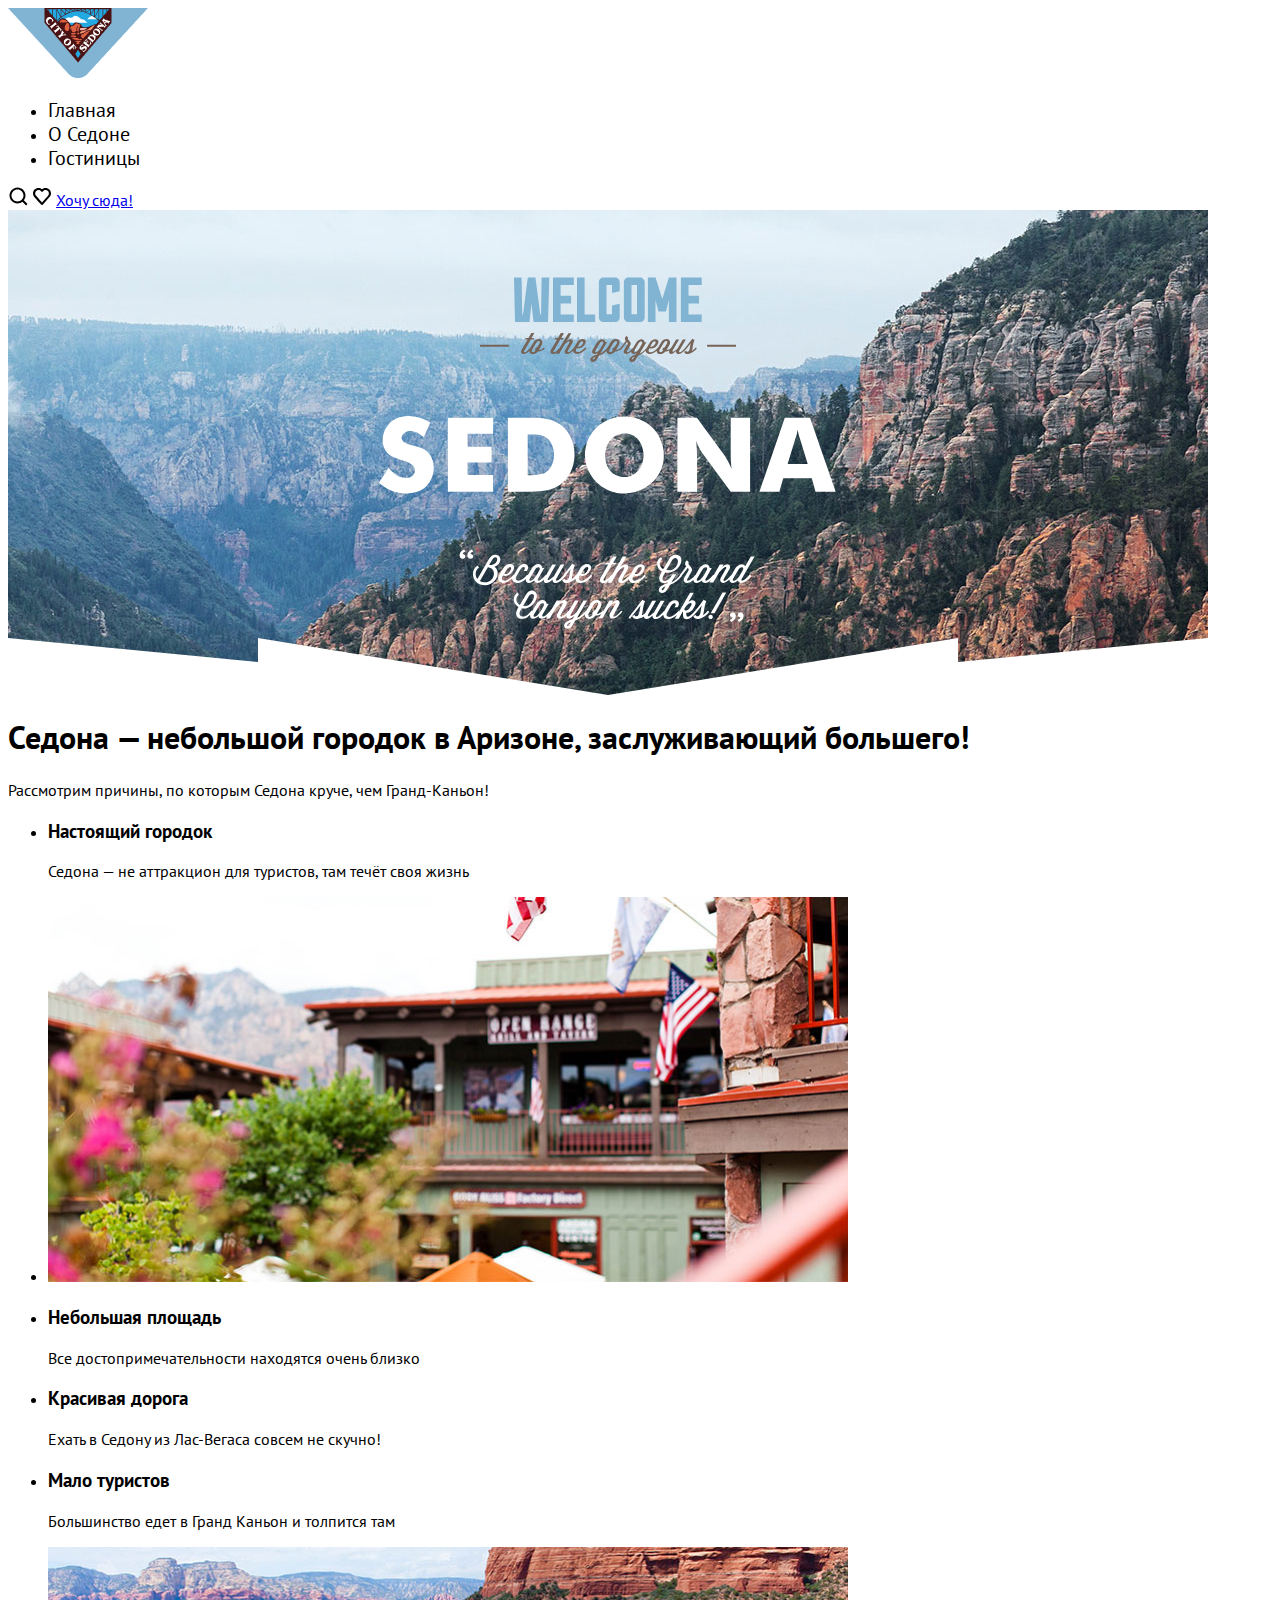
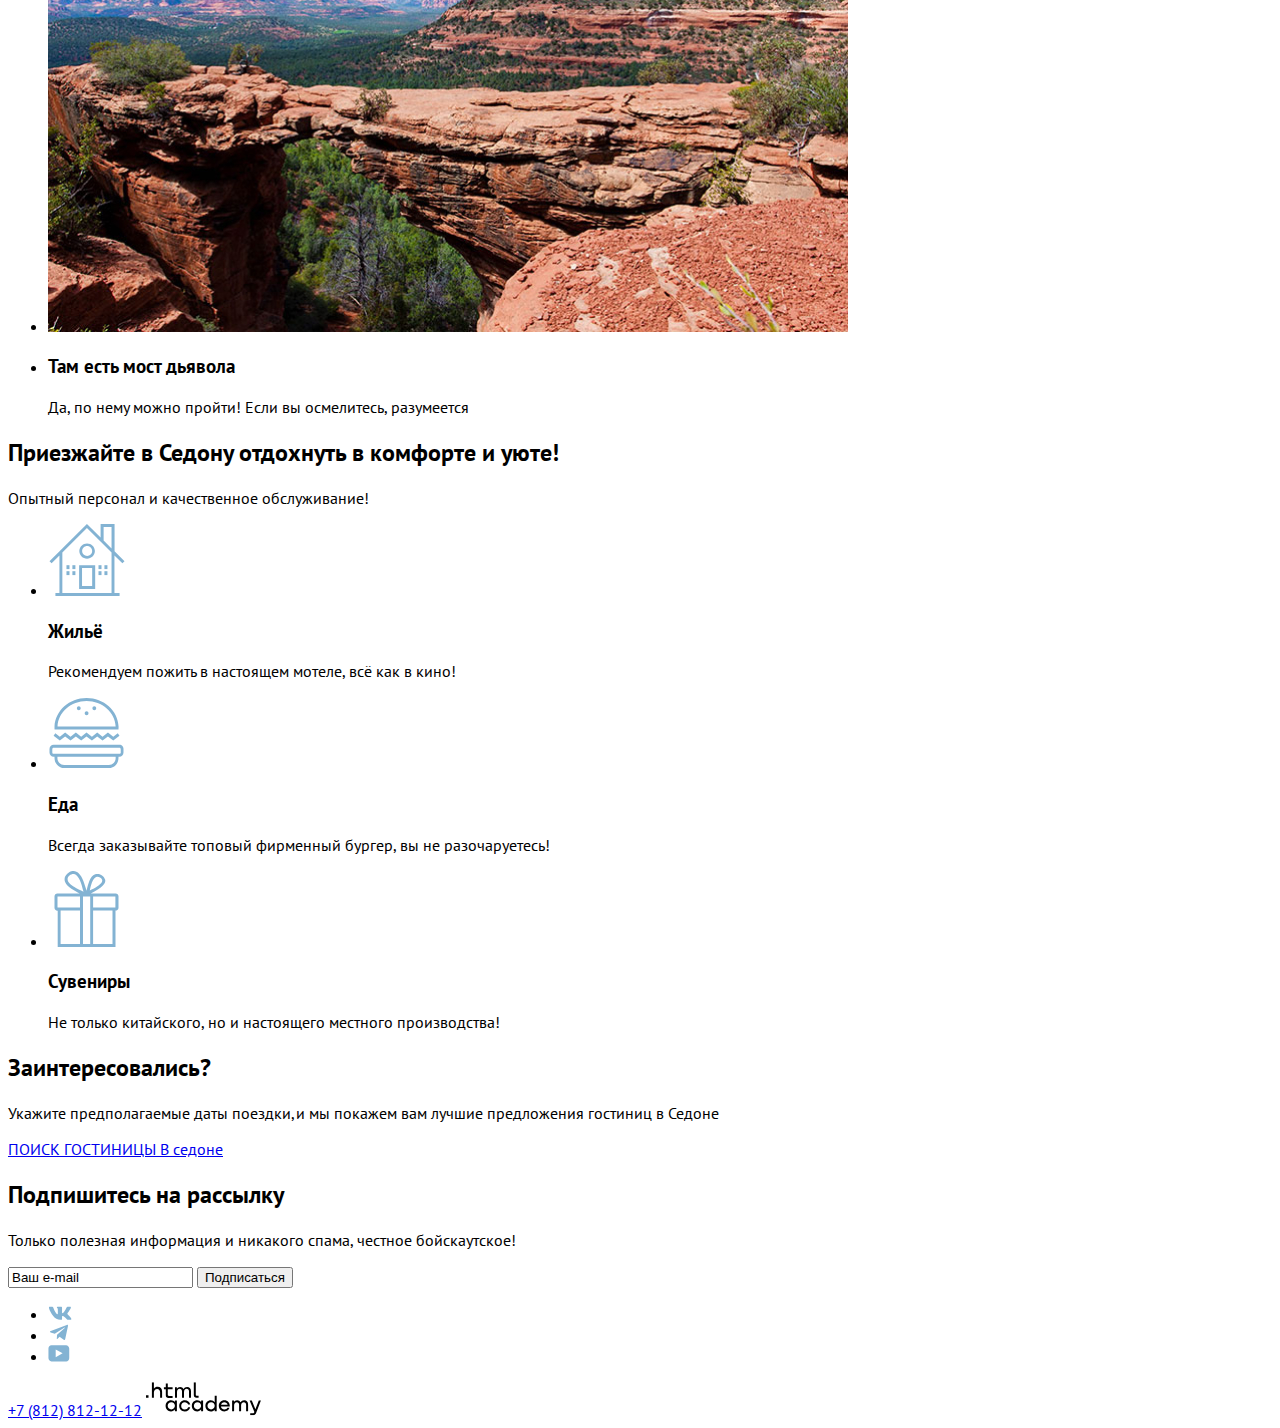
<file: 4/index.html>
<!DOCTYPE html>
<html lang="ru">

  <head>
    <meta charset="utf-8">
    <link rel="preconnect" href="https://fonts.googleapis.com">
    <link rel="preconnect" href="https://fonts.gstatic.com" crossorigin>
    <link href="https://fonts.googleapis.com/css2?family=PT+Sans:wght@400;700&display=swap" rel="stylesheet">
    <link rel="stylesheet" href="./css/style.css">
    <title>HTML Academy: Седона</title>
    <base href="https://htmlacademy-htmlcss.github.io/2468767-sedona-1/4/">
</head>

  <body>
    <header class="main-header">
      <a href="#"> <img src="./img/logo.png" alt="Логотип"></a>
      <nav class="main-header-nav">
        <ul class="site-navigation">
          <li class="site-navigation-item">
            <a href="./index.html">Главная</a>
          </li>
          <li class="site-navigation-item">
            <a href="#"> О Седоне</a>
          </li>
          <li class="site-navigation-item">
            <a href="./hotels.html">Гостиницы</a>
          </li>
        </ul>
      </nav>
      <div>
        <a href="#"><img src="./img/search.svg" alt="Поиск"></a>
        <a href="#"><img src="./img/heart.svg" alt="Избранное"></a>
        <a href="#">Хочу сюда!</a>
      </div>
    </header>
    <main>
      <div class="welcome">
        <div class="welcome2">
          <div class="welcome3">
            <div class="welcome4"></div>
          </div>
        </div>
      </div>
      <section class="slogan">
        <h1> Седона — небольшой городок в Аризоне,
          заслуживающий большего!</h1>
        <p>Рассмотрим причины, по которым Седона круче, чем Гранд-Каньон!</p>
      </section>
      <section class="advantages">
        <ul>
          <li>
            <h3>Настоящий городок</h3>
            <p>Седона — не аттракцион для туристов, там течёт своя жизнь</p>
          </li>
          <li>
            <img src="./img/photo_1.jpg" alt="Цветущая улочка с балконом">
          </li>
          <li>
            <h3> Небольшая площадь</h3>
            <p> Все достопримечательности находятся очень близко</p>
          </li>
          <li>
            <h3> Красивая дорога</h3>
            <p> Ехать в Седону из Лас-Вегаса совсем не скучно!</p>
          </li>
          <li>
            <h3>Мало туристов</h3>
            <p> Большинство едет в Гранд Каньон и толпится там</p>
          </li>
          <li>
            <img src="./img/photo_2.jpg" alt="Вид на Гранд-Каньон">
          </li>
          <li>
            <h3>Там есть мост дьявола</h3>
            <p> Да, по нему можно пройти! Если вы осмелитесь, разумеется</p>
          </li>
        </ul>
      </section>
      <section class="reviews">
        <h2> Приезжайте в Седону отдохнуть в комфорте и уюте!</h2>
        <p> Опытный персонал и качественное обслуживание!</p>
        <ul>
          <li>
            <img src="./img/advantage_icon_1.svg" alt="Жилье">
            <h3> Жильё</h3>
            <p>Рекомендуем пожить в настоящем мотеле, всё как в кино!</p>
          </li>
          <li>
            <img src="./img/advantage_icon_2.svg" alt="Еда">
            <h3> Еда</h3>
            <p> Всегда заказывайте топовый фирменный бургер, вы не разочаруетесь!</p>
          </li>
          <li>
            <img src="./img/advantage_icon_3.svg" alt="Сувениры">
            <h3>Сувениры</h3>
            <p>Не только китайского, но и настоящего местного производства!</p>
          </li>
        </ul>
      </section>
      <section class="search">
        <h2>Заинтересовались?</h2>
        <p>Укажите предполагаемые даты поездки,и мы покажем вам лучшие предложения гостиниц в Седоне</p>
        <a href="./hotels.html">ПОИСК ГОСТИНИЦЫ В седоне</a>
      </section>
      <section class="newsletter">
        <h2>Подпишитесь на рассылку</h2>
        <p>Только полезная информация и никакого спама, честное бойскаутское!</p>
        <form action="https://htmlacademy.ru/" method="post">
          <label>
            <input type="email" name="e-mail" value="Ваш e-mail">
          </label>
          <input type="submit" value="Подписаться">
        </form>
      </section>
    </main>
    <footer class="main-footer">
      <ul class="social-list">
        <li class="social-list-item">
          <a href="https://vk.com/htmlacademy"><img src="./img/social_vk.svg" width="24.0001" height="14" alt="VK"></a>
        </li>
        <li class="social-list-item">
          <a href="https://t.me/htmlacademy"><img src="./img/social _tg.svg" width="22" height="17" alt="Telegram"></a>
        </li>
        <li class="social-list-item">
          <a href="https://www.youtube.com/user/htmlacademyru"><img src="./img/youtube.svg" width="22" height="17"
              alt="Youtube"></a>
        </li>
      </ul>
      <a class="phone" href="tel:+78128121212">+7 (812) 812-12-12</a>
      <a href="https://htmlacademy.ru/"><img src="./img/logo_htmlacademy.svg" alt="Логотип HTML"></a>
    </footer>
  </body>

</html>
</file>
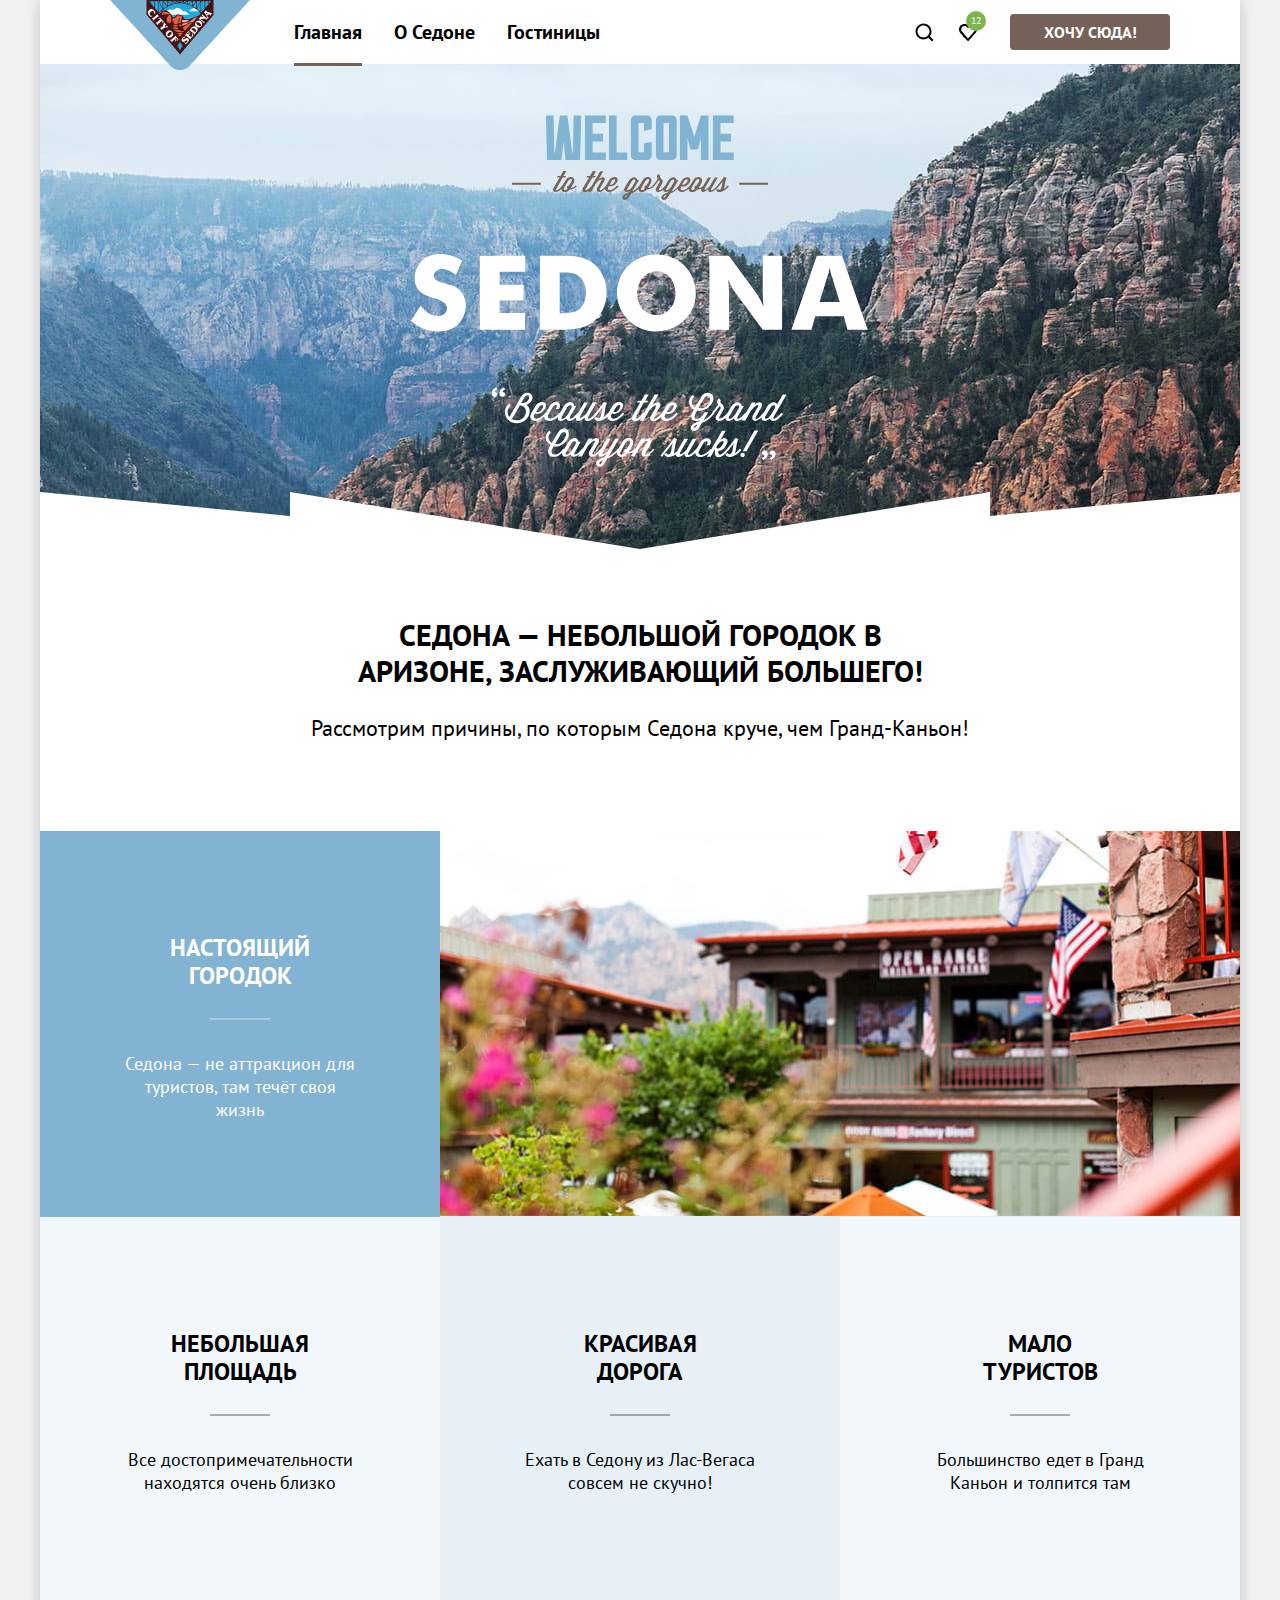
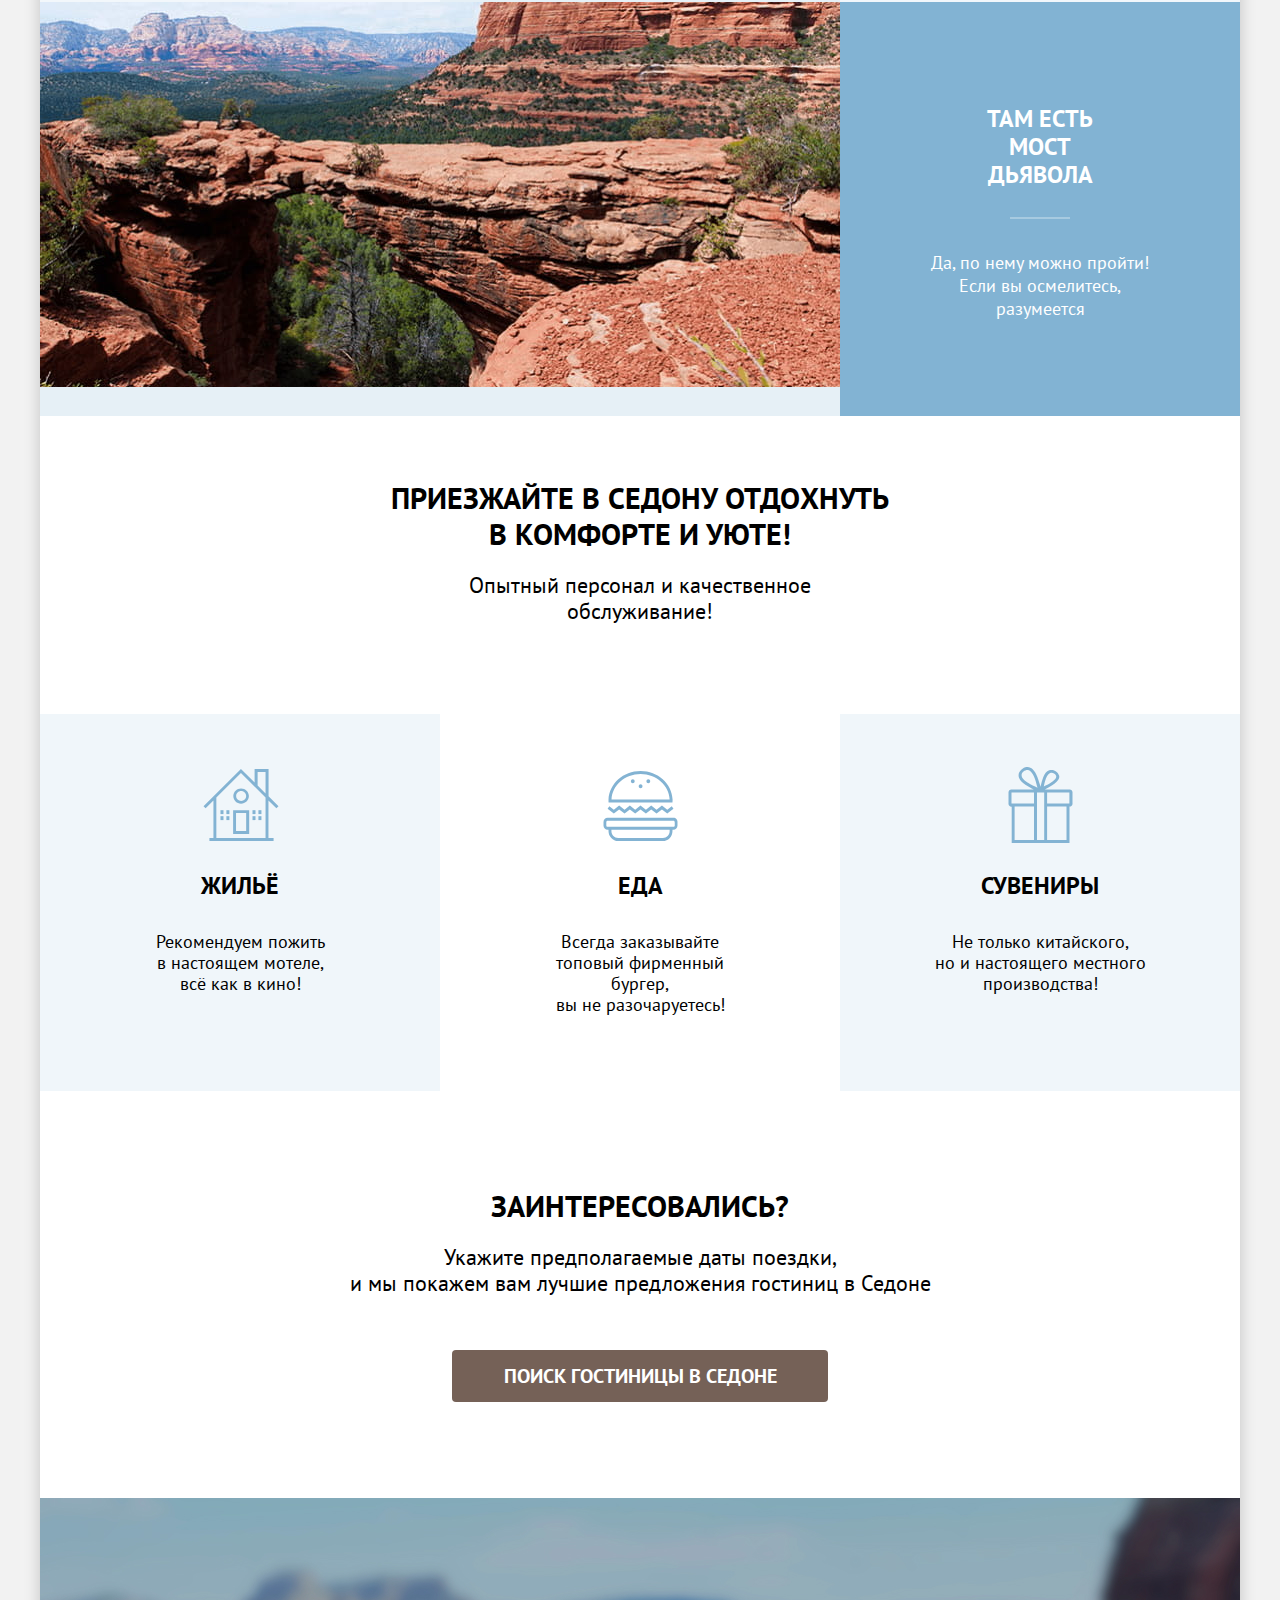
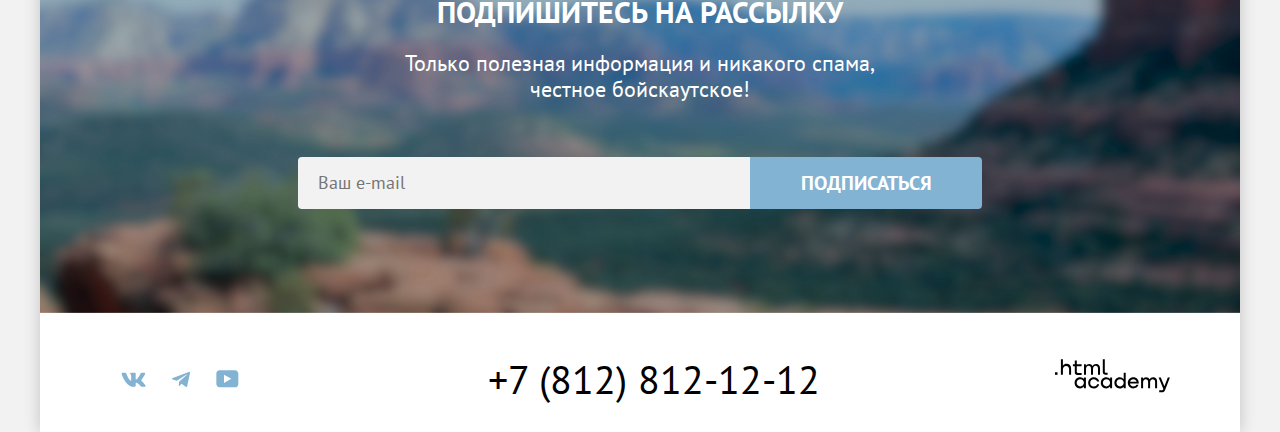
<file: 6/index.html>
<!DOCTYPE html>
<html lang="ru">

  <head>
    <meta charset="utf-8">
    <link rel="preconnect" href="https://fonts.googleapis.com">
    <link rel="preconnect" href="https://fonts.gstatic.com" crossorigin>
    <link href="https://fonts.googleapis.com/css2?family=PT+Sans:wght@400;700&display=swap" rel="stylesheet">
    <link rel="stylesheet" href="./css/style.css">
    <title>HTML Academy: Седона</title>
    <base href="https://htmlacademy-htmlcss.github.io/2468767-sedona-1/6/">
</head>

  <body>
    <div class="container">
      <header class="main-header">
        <a class="header-logo" href="https://htmlacademy.ru/"> <img src="./img/logo.png" alt="Логотип"></a>
        <nav class="main-header-nav">
          <ul class="site-navigation">
            <li class="site-navigation-item">
              <a href="./index.html" class="siti-menu-link siti-menu-link-active">Главная</a>
            </li>
            <li class="site-navigation-item">
              <a href="#" class="siti-menu-link"> О Седоне</a>
            </li>
            <li class="site-navigation-item">
              <a href="./catalog.html" class="siti-menu-link">Гостиницы</a>
            </li>
          </ul>
          <ul class="navigation-user">
            <li class="navigation-user-item">
              <a class="navigation-user-link navigation-user-link-search " href="#">
                <svg xmlns="http://www.w3.org/2000/svg" width="19" height="19" viewBox="0 0 19 19" fill="none">
                  <path
                    d="M18.5 17.0083L14.8 13.3287C15.8 12.0359 16.5 10.3453 16.5 8.4558C16.5 4.08011 12.9 0.5 8.5 0.5C4.1 0.5 0.5 4.17956 0.5 8.55525C0.5 12.9309 4.1 16.511 8.5 16.511C10.3 16.511 12 15.9144 13.4 14.8204L17.1 18.5L18.5 17.0083ZM8.5 14.5221C5.2 14.5221 2.5 11.837 2.5 8.55525C2.5 5.27348 5.2 2.5884 8.5 2.5884C11.8 2.5884 14.5 5.27348 14.5 8.55525C14.5 11.837 11.8 14.5221 8.5 14.5221Z"
                    fill="black" />
                </svg> <span class="visually-hidden">Поиск</span></a>
            </li>
            <li class="navigation-user-item">
              <a class="navigation-user-link favourite " href="#">
                <svg class="user-menu-svg" width="18" height="17" viewBox="0 0 18 17" fill="none"
                  xmlns="http://www.w3.org/2000/svg">
                  <path
                    d="M8.9 17C8.6 17 8.3 16.9 8.1 16.6C2.7 10.5 1.4 9.1 1.1 8.7C0.4 7.8 0 6.6 0 5.4C0 2.4 2.4 0 5.5 0C6.8 0 8 0.5 9 1.3C10 0.5 11.3 0 12.5 0C15.5 0 18 2.4 18 5.4C18 6.7 17.5 7.9 16.7 8.8L9.7 16.7C9.5 16.9 9.3 17 8.9 17ZM2.9 7.5C3.2 7.9 6.4 11.5 9 14.4L15.2 7.4C15.7 6.9 15.9 6.2 15.9 5.4C15.9 3.6 14.4 2.1 12.6 2.1C11.6 2.1 10.6 2.6 9.9 3.4C9.6 3.7 9.3 3.8 9 3.8C8.7 3.8 8.4 3.6 8.2 3.4C7.5 2.6 6.5 2.1 5.5 2.1C3.7 2.1 2.2 3.6 2.2 5.4C2.1 6.3 2.5 7 2.9 7.5C2.8 7.5 2.8 7.5 2.9 7.5Z"
                    fill="currentColor" />
                </svg>
                <span class="visually-hidden">Избранное</span>
                <span class="notification-badge">12</span>
              </a>
            </li>
            </li>
            <li class="navigation-user-item">
              <a href="#" class="navigation-user-link wish" href="#">Хочу сюда!</a>
            </li>
          </ul>
        </nav>
      </header>
      <main class="main-index">
        <h1 class="visually-hidden">Cайт города Седона</h1>
        <section class="welcome">
          <h2 class="visually-hidden">Приглашение посетить город</h2>
          <img src="./img/welcome.svg" alt="Добро пожаловать в Седону" width="458" height="352" class="welcome-image">
        </section>
        <section class="slogan">
          <h2 class="visually-hidden">Причины посетить город</h2>
          <p class="slogan-caption">Седона — небольшой городок в Аризоне, заслуживающий большего!</p>
          <p class="slogan-text">Рассмотрим причины, по которым Седона круче, чем Гранд-Каньон!</p>
          <ul class="advantages-list">
            <li class="advantages-list-item blok-1">
              <div class="advantages-container">
                <h3 class="advantages-title">Настоящий городок</h3>
                <p class="advantages-texts">Седона — не аттракцион для туристов, там течёт своя<br> жизнь</p>
              </div>
              <img class="advantages-img" src="./img/photo-1.jpg" width="800" height="385"
                alt="Цветущая улочка с балконом">
            </li>
            <li class="advantages-list-item">
              <div class="advantages-container">
                <h3 class="advantages-title"> Небольшая площадь</h3>
                <p class="advantages-texts"> Все достопримечательности находятся очень близко</p>
              </div>
            </li>
            <li class="advantages-list-item">
              <div class="advantages-container">
                <h3 class="advantages-title"> Красивая дорога</h3>
                <p class="advantages-texts"> Ехать в Седону из Лас-Вегаса совсем не скучно!</p>
              </div>
            </li>
            <li class="advantages-list-item">
              <div class="advantages-container">
                <h3 class="advantages-title">Мало туристов</h3>
                <p class="advantages-texts"> Большинство едет в Гранд Каньон и толпится там</p>
              </div>
            </li>
            <li class="advantages-list-item blok-1">
              <img class="advantages-img" src="./img/photo-2.jpg" width="800" height="385" alt="Вид на Гранд-Каньон">
              <div class="advantages-container">
                <h3 class="advantages-title">Там есть мост дьявола</h3>
                <p class="advantages-texts"> Да, по нему можно пройти! Если вы осмелитесь, разумеется</p>
              </div>
            </li>
          </ul>
        </section>
        <section class="reviews">
          <h2 class="visually-hidden">Инфраструктура</h2>
          <p class="title-2"> Приезжайте в Седону отдохнуть в комфорте и уюте!</p>
          <p class="reasons"> Опытный персонал и качественное обслуживание!</p>
          <ul class="features-list">
            <li class="features-list-item house">
              <h3 class="features-title"> Жильё</h3>
              <p class="features-description">Рекомендуем пожить<br> в настоящем мотеле,<br> всё как в
                кино!</p>
            </li>
            <li class="features-list-item burger">
              <h3 class="features-title"> Еда</h3>
              <p class="features-description"> Всегда заказывайте<br>топовый фирменный бургер,<br>вы не разочаруетесь!
              </p>
            </li>
            <li class="features-list-item souvenir">
              <h3 class="features-title">Сувениры</h3>
              <p class="features-description">Не только китайского,<br>но и настоящего местного<br>производства!</p>
            </li>
          </ul>
        </section>
        <section class="search" data-test="search">
          <h2 class="search-title">Заинтересовались?</h2>
          <p class="search-reasons">Укажите предполагаемые даты поездки,<br>и мы покажем вам лучшие предложения гостиниц
            в
            Седоне</p>
          <a class="search-link search-button" href="#">ПОИСК ГОСТИНИЦЫ В СЕДОНЕ</a>
        </section>
        <section class="newsletter newsletter-index" data-test="newsletter">
          <div class="wrapper-4">
            <h2 class="title-4">Подпишитесь на рассылку</h2>
            <p class="reasons-2">Только полезная информация и никакого спама,<br> честное бойскаутское!</p>
          </div>
          <form class="newsletter-form" action="https://htmlacademy.ru/" method="post">
            <label class="visually-hidden" for="user-email">Ваш e-mail</label>
            <input class="newsletter-input" type="email" id="user-email" name="user-email" placeholder="Ваш e-mail"
              required>
            <button class="newsletter-button" type="submit">Подписаться</button>
          </form>
        </section>
      </main>
      <footer class="main-footer" data-test="">
        <section class="social-network">
          <h2 class="visually-hidden">Социальные сети</h2>
          <ul class="social-list">
            <li class="social-list-item">
              <a class="social-list-link" href="https://vk.com/htmlacademy">
                <svg width="25" height="15" viewBox="0 0 25 15" fill="none" xmlns="http://www.w3.org/2000/svg">
                  <g id="Social">
                    <path id="Vector" fill-rule="evenodd" clip-rule="evenodd"
                      d="M24.1164 1.80445C24.2824 1.25845 24.1164 0.856445 23.3214 0.856445H20.6964C20.0284 0.856445 19.7204 1.20345 19.5534 1.58645C19.5534 1.58645 18.2184 4.78245 16.3274 6.85845C15.7154 7.46045 15.4374 7.65145 15.1034 7.65145C14.9364 7.65145 14.6854 7.46045 14.6854 6.91345V1.80445C14.6854 1.14845 14.5014 0.856445 13.9454 0.856445H9.81738C9.40038 0.856445 9.14938 1.16045 9.14938 1.44945C9.14938 2.07045 10.0954 2.21445 10.1924 3.96245V7.76045C10.1924 8.59345 10.0394 8.74444 9.70538 8.74444C8.81538 8.74444 6.65038 5.53345 5.36538 1.85945C5.11638 1.14445 4.86438 0.856445 4.19338 0.856445H1.56638C0.816382 0.856445 0.666382 1.20345 0.666382 1.58645C0.666382 2.26845 1.55638 5.65645 4.81138 10.1374C6.98138 13.1974 10.0364 14.8564 12.8194 14.8564C14.4884 14.8564 14.6944 14.4884 14.6944 13.8534V11.5404C14.6944 10.8034 14.8524 10.6564 15.3814 10.6564C15.7714 10.6564 16.4384 10.8484 17.9964 12.3234C19.7764 14.0724 20.0694 14.8564 21.0714 14.8564H23.6964C24.4464 14.8564 24.8224 14.4884 24.6064 13.7604C24.3684 13.0364 23.5184 11.9854 22.3914 10.7384C21.7794 10.0284 20.8614 9.26345 20.5824 8.88045C20.1934 8.38945 20.3044 8.17044 20.5824 7.73345C20.5824 7.73345 23.7824 3.30745 24.1154 1.80445H24.1164Z"
                      fill="#83B3D3" />
                  </g>
                </svg> <span class="visually-hidden">Вконтакте</span> </a>
            </li>
            <li class="social-list-item">
              <a class="social-list-link" href="https://t.me/htmlacademy">
                <svg width="18" height="17" viewBox="0 0 18 17" fill="none" xmlns="http://www.w3.org/2000/svg">
                  <g id="Social">
                    <path id="Vector"
                      d="M16.785 0.955705L0.840489 7.1042C-0.247661 7.54126 -0.241365 8.14828 0.640845 8.41897L4.73445 9.69597L14.2058 3.72014C14.6537 3.44766 15.0629 3.59424 14.7265 3.89281L7.05283 10.8183H7.05103L7.05283 10.8192L6.77045 15.0387C7.18413 15.0387 7.36669 14.8489 7.59871 14.625L9.58705 12.6915L13.7229 15.7464C14.4855 16.1664 15.0332 15.9506 15.2229 15.0405L17.9379 2.2453C18.2158 1.13107 17.5126 0.626562 16.785 0.955705Z"
                      fill="#83B3D3" />
                  </g>
                </svg>
                <span class="visually-hidden">Телеграмм</span>
              </a>
            </li>
            <li class="social-list-item">
              <a class="social-list-link" href="https://www.youtube.com/user/htmlacademyru">
                <svg width="23" height="18" viewBox="0 0 23 18" fill="none" xmlns="http://www.w3.org/2000/svg">
                  <path
                    d="M18.9402 0.356445H3.50738C1.64668 0.356445 0.333252 1.9502 0.333252 3.75645V13.8502C0.333252 15.7627 1.64668 17.3564 3.50738 17.3564H19.1591C20.8009 17.3564 22.3333 15.7627 22.3333 13.9564V3.75645C22.1143 1.9502 20.8009 0.356445 18.9402 0.356445ZM7.99494 12.8939V4.81894L15.3283 8.85645L7.99494 12.8939Z"
                    fill="#83B3D3" />
                </svg>
                <span class="visually-hidden">youtube</span>
              </a>
            </li>
          </ul>
        </section>
        <section class="contacts">
          <h2 class="visually-hidden">Контакты</h2>
          <div>
            <a class="footer-phone" href="tel:+78128121212">+7 (812) 812-12-12</a>
          </div>
        </section>
        <section class="developer">
          <h2 class="visually-hidden">Разработчик</h2>
          <a class="copyright" href="https://htmlacademy.ru">
            <svg class="htmlacademy-logo" role="img" aria-label="Логотип HTML Academy" width="115" height="34"
              viewBox="0 0 115 34" fill="none" xmlns="http://www.w3.org/2000/svg">
              <path d="M0 13.2564V15.8564H2.5V13.2564H0Z" fill="currentColor" />
              <path
                d="M11.6 4.85645C10 4.85645 8.8 5.55645 8 6.55645H7.9V0.356445H5.9V15.8564H7.9V10.5564C7.9 8.45645 9.2 6.95645 11.2 6.95645C13 6.95645 14.1 8.35645 14.1 10.1564V15.8564H16.1V9.75644C16.2 6.75644 14.3 4.85645 11.6 4.85645Z"
                fill="currentColor" />
              <path
                d="M26.6 5.15645H21.8V1.45645H19.8V5.25645H17.9V7.25645H19.8V13.2564C19.8 14.9564 20.8 15.9564 22.5 15.9564H26.6V13.9564H22.9C22.2 13.9564 21.8 13.5564 21.8 12.8564V7.15645H26.6V5.15645Z"
                fill="currentColor" />
              <path
                d="M41.1 4.95645C39.5 4.95645 38.2 5.75644 37.6 7.05645H37.5C36.9 5.85645 35.7 4.95645 34.1 4.95645C32.7 4.95645 31.6 5.75645 31 6.75645H30.9V5.15645H29V15.7564H31V10.3564C31 8.35645 32 6.85645 33.6 6.85645C35.1 6.85645 36 7.85645 36 9.45645V15.7564H38V10.1564C38 7.75645 39.4 6.85645 40.6 6.85645C42.1 6.85645 43 7.85645 43 9.45645V15.7564H45V9.25644C45.1 6.75644 43.6 4.95645 41.1 4.95645Z"
                fill="currentColor" />
              <path
                d="M47.8 13.0564C47.8 14.7564 48.8 15.7564 50.6 15.7564H52.6V13.7564H50.9C50.2 13.7564 49.8 13.3564 49.8 12.6564V0.356445H47.8V13.0564Z"
                fill="currentColor" />
              <path
                d="M28.9 20.0564C28 18.9564 26.7 18.2564 25 18.2564C21.9 18.2564 19.6 20.5564 19.6 23.8564C19.6 27.1564 21.9 29.4564 25 29.4564C26.8 29.4564 28 28.6564 28.8 27.5564H28.9V29.1564H30.9V18.5564H28.9V20.0564ZM25.3 27.4564C23.1 27.4564 21.7 25.8564 21.7 23.8564C21.7 21.8564 23.1 20.2564 25.3 20.2564C27.5 20.2564 28.9 21.8564 28.9 23.8564C28.9 25.7564 27.5 27.4564 25.3 27.4564Z"
                fill="currentColor" />
              <path
                d="M44.2 22.3564C43.7 19.9564 41.6 18.2564 38.8 18.2564C35.4 18.2564 33.2 20.7564 33.2 23.8564C33.2 26.9564 35.4 29.4564 38.8 29.4564C41.6 29.4564 43.7 27.6564 44.2 25.2564H42.1C41.7 26.5564 40.4 27.5564 38.8 27.5564C36.6 27.5564 35.2 25.9564 35.2 23.9564C35.2 21.9564 36.6 20.3564 38.8 20.3564C40.4 20.3564 41.6 21.3564 42.1 22.5564H44.2V22.3564Z"
                fill="currentColor" />
              <path
                d="M55.1 20.0564C54.2 18.9564 52.9 18.2564 51.2 18.2564C48.1 18.2564 45.8 20.5564 45.8 23.8564C45.8 27.1564 48.1 29.4564 51.2 29.4564C53 29.4564 54.2 28.6564 55 27.5564H55.1V29.1564H57.1V18.5564H55.1V20.0564ZM51.5 27.4564C49.3 27.4564 47.9 25.8564 47.9 23.8564C47.9 21.8564 49.3 20.2564 51.5 20.2564C53.7 20.2564 55.1 21.8564 55.1 23.8564C55.1 25.7564 53.6 27.4564 51.5 27.4564Z"
                fill="currentColor" />
              <path
                d="M68.7 20.1564C67.8 19.0564 66.5 18.2564 64.8 18.2564C61.7 18.2564 59.4 20.5564 59.4 23.8564C59.4 27.1564 61.6 29.4564 64.8 29.4564C66.5 29.4564 67.8 28.6564 68.6 27.6564H68.7V29.1564H70.7V13.7564H68.7V20.1564ZM65.1 27.4564C62.9 27.4564 61.5 25.8564 61.5 23.8564C61.5 21.8564 62.9 20.2564 65.1 20.2564C67.3 20.2564 68.7 21.8564 68.7 23.8564C68.6 25.8564 67.2 27.4564 65.1 27.4564Z"
                fill="currentColor" />
              <path
                d="M78.3 18.2564C75 18.2564 72.8 20.7564 72.8 23.8564C72.8 26.8564 74.9 29.4564 78.3 29.4564C80.8 29.4564 82.8 28.1564 83.5 25.8564H81.4C80.9 26.8564 79.8 27.4564 78.4 27.4564C76.5 27.4564 75.1 26.1564 75 24.5564H83.8C84 20.9564 81.8 18.2564 78.3 18.2564ZM78.3 20.1564C80 20.1564 81.3 21.1564 81.6 22.7564H75.1C75.4 21.2564 76.6 20.1564 78.3 20.1564Z"
                fill="currentColor" />
              <path
                d="M98.2 18.2564C96.6 18.2564 95.3 19.0564 94.6 20.2564H94.5C93.9 19.0564 92.7 18.2564 91.1 18.2564C89.7 18.2564 88.6 18.9564 88 20.0564V18.5564H86.1V29.1564H88.1V23.7564C88.1 21.7564 89.1 20.3564 90.7 20.2564C92.2 20.2564 93.1 21.2564 93.1 22.8564V29.1564H95.1V23.5564C95.1 21.1564 96.5 20.2564 97.7 20.2564C99.2 20.2564 100.1 21.2564 100.1 22.8564V29.1564H102.1V22.6564C102.2 20.0564 100.7 18.2564 98.2 18.2564Z"
                fill="currentColor" />
              <path
                d="M109.4 27.3564L105.8 18.4564H103.6L108.4 30.0564C108.1 30.9564 107.7 31.2564 106.7 31.2564H104.2V33.2564H106.7C108.5 33.2564 109.5 32.4564 110.2 30.6564L114.9 18.4564H112.8L109.4 27.3564Z"
                fill="currentColor" />
            </svg>
          </a>
        </section>
      </footer>
    </div>
    <div class="modal-container hidden">
      <div class="modal modal-auth">
        <button class="modal-close-button" type="button">
          <span class="visually-hidden">Закрыть</span>
        </button>
        <section class="modal-content">
          <h2 class="modal-title">Поиск гостиницы в Седоне</h2>
          <form action="https://echo.htmlacademy.ru" method="post" class="form-modal">
            <div class="modal-row">
              <label for="checkin" class="modal-label">Дата заезда:</label>
              <div class="modal-block">
                <input type="text" class="modal-input" id="checkin" name="checkin" value="27 апреля 2020"
                  placeholder="Укажите дату заезда" required>
                <p class="modal-message error">Мы не можем отправить вас в прошлое.</p>
              </div>
            </div>
            <div class="modal-row">
              <label for="exit" class="modal-label">Дата выезда:</label>
              <div class="modal-block">
                <input type="text" class="modal-input" id="exit" name="exit" value="1 сентября 2023"
                  placeholder="Укажите дату выезда" required>
                <p class="modal-message">На эти даты есть свободные номера. Пока есть.</p>
              </div>
            </div>
            <div class="modal-row">
              <div class="modal-wrapper">
                <label for="adults" class="modal-label">Взрослые:</label>
                <div class="modal-complex">
                  <button class="modal-button minus" type="button">
                    <span class="visually-hidden">Уменьшить количество на единицу</span>
                    <svg class="modal-button-svg" width="14" height="2" viewBox="0 0 14 2" fill="none"
                      xmlns="http://www.w3.org/2000/svg">
                      <path d="M0 0L0 2L14 2V0L0 0Z" fill="currentColor" />
                    </svg>
                  </button>
                  <input type="number" class="modal-complex-input" id="adults" name="adults" value="2" required min="1">
                  <button class="plus modal-button" type="button">
                    <span class="visually-hidden">Увеличить количество на единицу</span>
                    <svg class="modal-button-svg" width="14" height="14" viewBox="0 0 14 14" fill="none"
                      xmlns="http://www.w3.org/2000/svg">
                      <path d="M14 6H8V0H6V6H0V8H6V14H8V8H14V6Z" fill="currentColor" />
                    </svg>
                  </button>
                </div>
              </div>
              <div class="modal-wrapper modal-wrapper-children">
                <div class="tooltip-container">
                  <label for="children" class="modal-label">Дети:</label>
                  <button type="button" class="tooltip-button">
                    <span class="visually-hidden">Показать дополнительную информацию</span>
                    <svg width="2" height="12" viewBox="0 0 2 12" fill="none" xmlns="http://www.w3.org/2000/svg">
                      <path fill-rule="evenodd" clip-rule="evenodd" d="M0 0H2V2H0V0ZM2 12H0V3H2V12Z" fill="white" />
                    </svg>
                  </button>
                  <div class="tooltip-wrapper">
                    <p class="tooltip-text">Укажите количество детей, которые будут с вами, возраст которых от 6 до 18
                      лет. Дети до 6 лет размещаются бесплатно.</p>
                  </div>
                </div>
                <div class="modal-complex">
                  <button class="modal-button minus" type="button">
                    <span class="visually-hidden">Уменьшить количество на единицу</span>
                    <svg class="modal-button-svg" width="14" height="2" viewBox="0 0 14 2" fill="none"
                      xmlns="http://www.w3.org/2000/svg">
                      <path d="M0 0L0 2L14 2V0L0 0Z" fill="currentColor" />
                    </svg>
                  </button>
                  <input type="number" class="modal-complex-input" id="children" name="children" value="2" required
                    min="0">
                  <button class="plus modal-button" type="button">
                    <span class="visually-hidden">Увеличить количество на единицу</span>
                    <svg class="modal-button-svg" width="14" height="14" viewBox="0 0 14 14" fill="none"
                      xmlns="http://www.w3.org/2000/svg">
                      <path d="M14 6H8V0H6V6H0V8H6V14H8V8H14V6Z" fill="currentColor" />
                    </svg>
                  </button>
                </div>
              </div>
            </div>
            <button class="modal-submit" type="submit">Найти</button>
          </form>
        </section>
      </div>
    </div>
    <script src="./scripts/script.js"></script>
  </body>

</html>
</file>
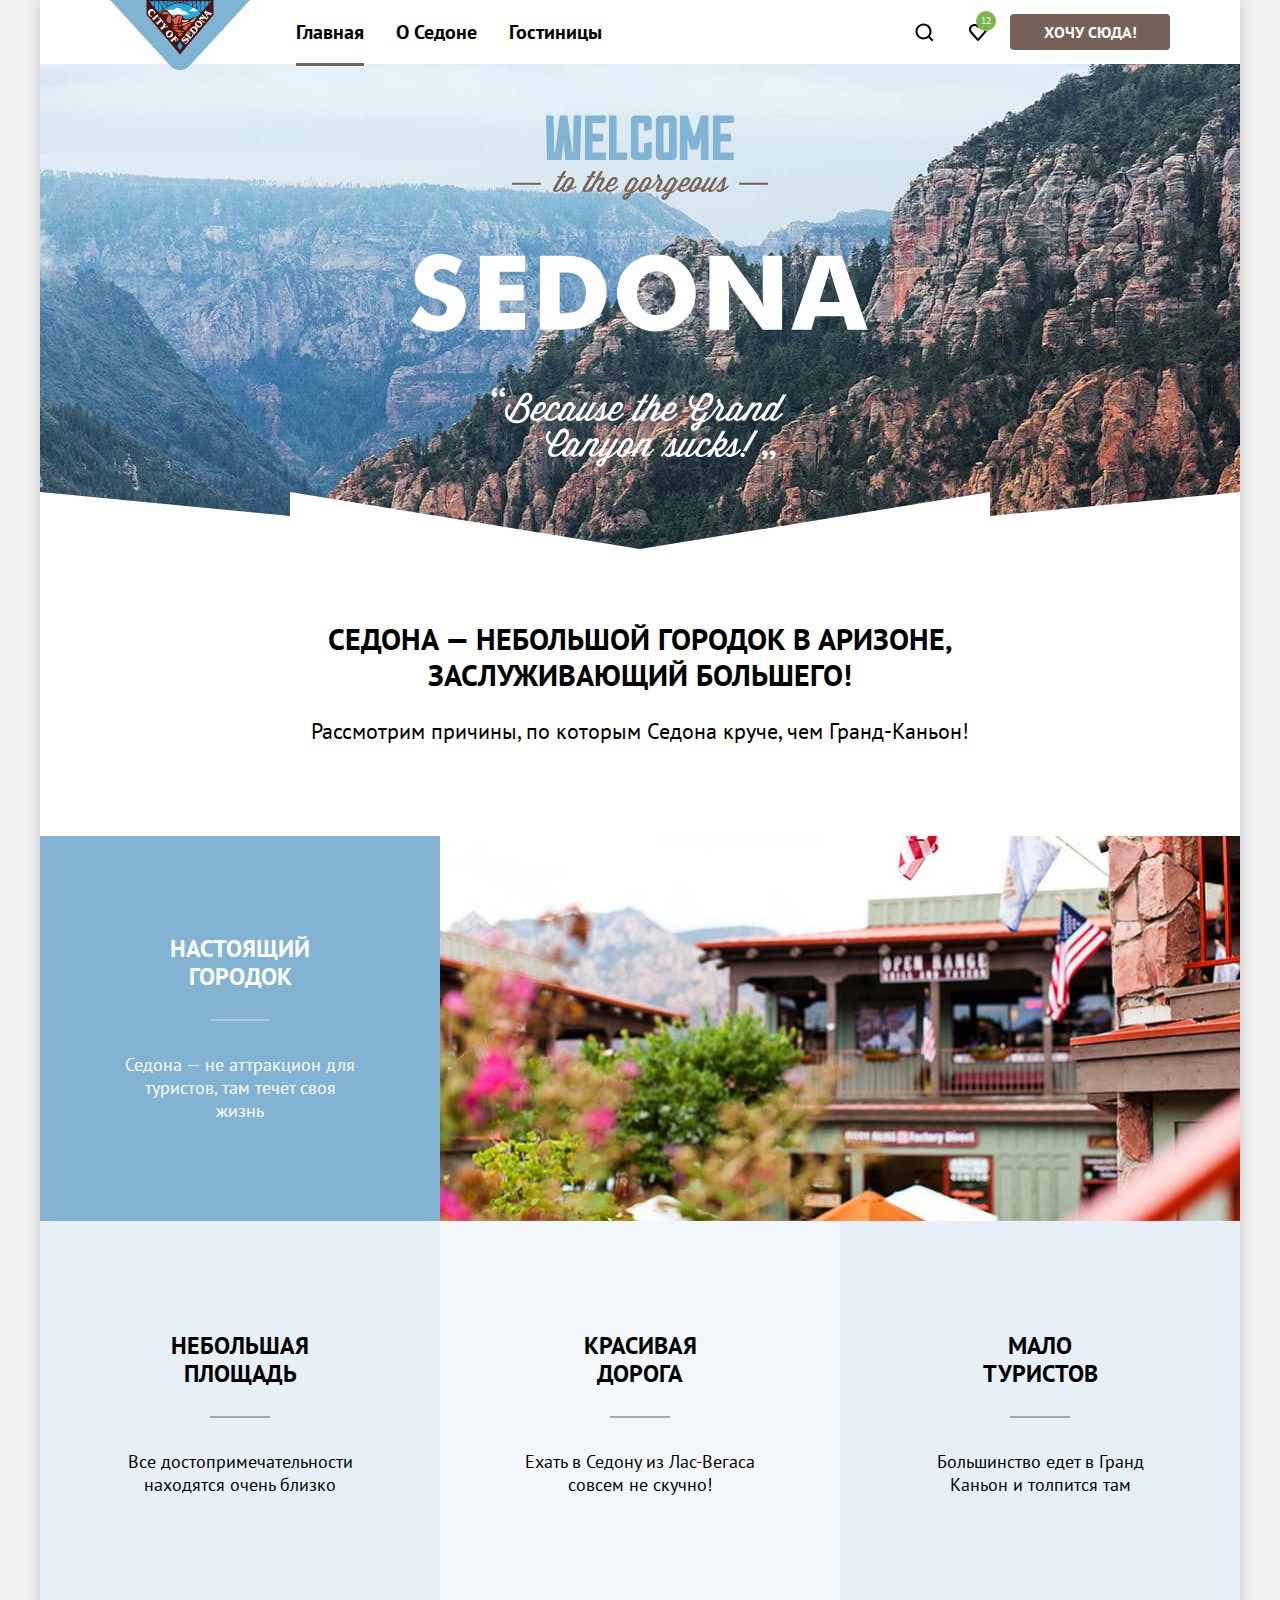
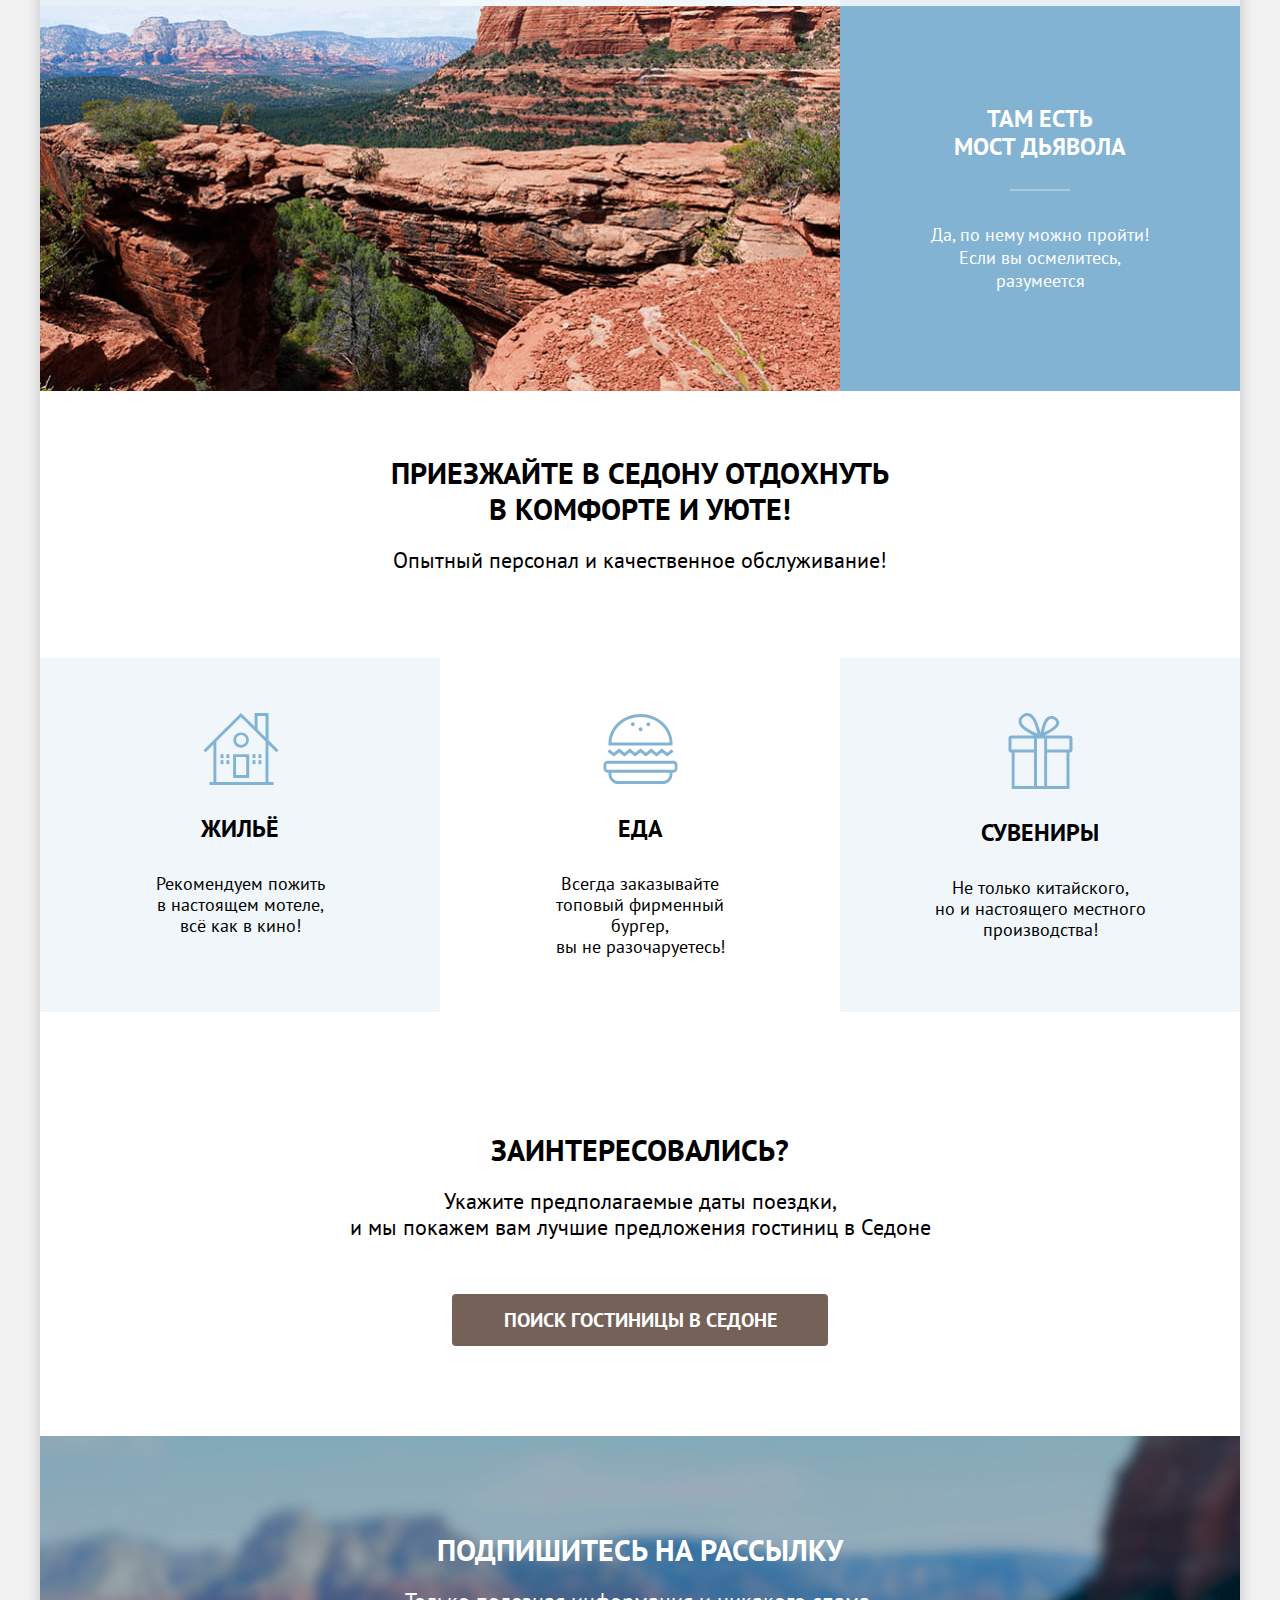
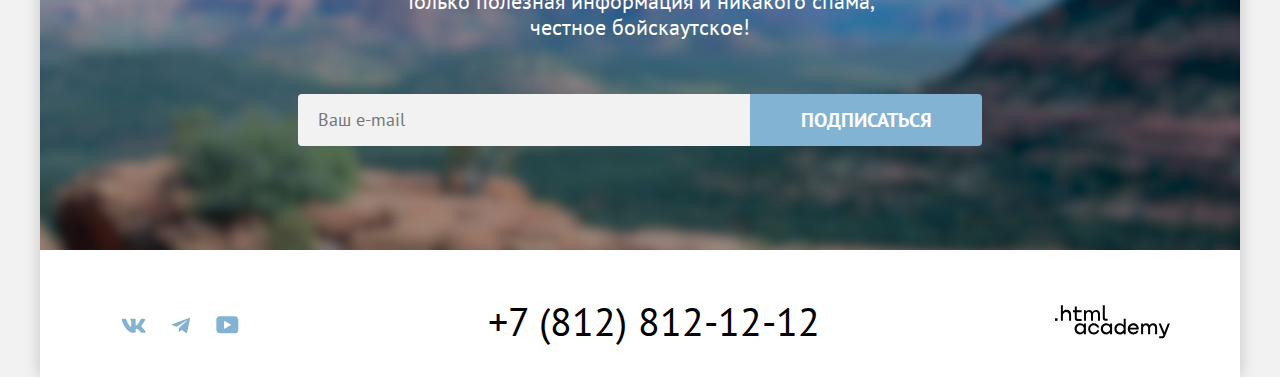
<file: 7/index.html>
<!DOCTYPE html>
<html lang="ru">

  <head>
    <meta charset="utf-8">
    <link rel="preconnect" href="https://fonts.googleapis.com">
    <link rel="preconnect" href="https://fonts.gstatic.com" crossorigin>
    <link href="https://fonts.googleapis.com/css2?family=PT+Sans:wght@400;700&display=swap" rel="stylesheet">
    <link rel="stylesheet" href="./css/style.css">
    <title>HTML Academy: Седона</title>
    <base href="https://htmlacademy-htmlcss.github.io/2468767-sedona-1/7/">
</head>

  <body>
    <div class="container">
      <header class="main-header">
        <nav class="main-header-nav">
          <a class="header-logo" href="https://htmlacademy.ru/"> <img src="./img/logo.png" alt="Логотип"></a>
          <ul class="site-navigation">
            <li class="site-navigation-item">
              <a href="./index.html" class="siti-menu-link siti-menu-link-active">Главная</a>
            </li>
            <li class="site-navigation-item">
              <a href="#" class="siti-menu-link"> О Седоне</a>
            </li>
            <li class="site-navigation-item">
              <a href="./catalog.html" class="siti-menu-link">Гостиницы</a>
            </li>
          </ul>
          <ul class="navigation-user">
            <li class="navigation-user-item">
              <a class="navigation-user-link navigation-user-link-search " href="#">
                <svg xmlns="http://www.w3.org/2000/svg" width="19" height="19" viewBox="0 0 19 19" fill="none">
                  <path
                    d="M18.5 17.0083L14.8 13.3287C15.8 12.0359 16.5 10.3453 16.5 8.4558C16.5 4.08011 12.9 0.5 8.5 0.5C4.1 0.5 0.5 4.17956 0.5 8.55525C0.5 12.9309 4.1 16.511 8.5 16.511C10.3 16.511 12 15.9144 13.4 14.8204L17.1 18.5L18.5 17.0083ZM8.5 14.5221C5.2 14.5221 2.5 11.837 2.5 8.55525C2.5 5.27348 5.2 2.5884 8.5 2.5884C11.8 2.5884 14.5 5.27348 14.5 8.55525C14.5 11.837 11.8 14.5221 8.5 14.5221Z"
                    fill="black" />
                </svg> <span class="visually-hidden">Поиск</span></a>
            </li>
            <li class="navigation-user-item">
              <a class="navigation-user-link favourite " href="#">
                <svg class="user-menu-svg" width="18" height="17" viewBox="0 0 18 17" fill="none"
                  xmlns="http://www.w3.org/2000/svg">
                  <path
                    d="M8.9 17C8.6 17 8.3 16.9 8.1 16.6C2.7 10.5 1.4 9.1 1.1 8.7C0.4 7.8 0 6.6 0 5.4C0 2.4 2.4 0 5.5 0C6.8 0 8 0.5 9 1.3C10 0.5 11.3 0 12.5 0C15.5 0 18 2.4 18 5.4C18 6.7 17.5 7.9 16.7 8.8L9.7 16.7C9.5 16.9 9.3 17 8.9 17ZM2.9 7.5C3.2 7.9 6.4 11.5 9 14.4L15.2 7.4C15.7 6.9 15.9 6.2 15.9 5.4C15.9 3.6 14.4 2.1 12.6 2.1C11.6 2.1 10.6 2.6 9.9 3.4C9.6 3.7 9.3 3.8 9 3.8C8.7 3.8 8.4 3.6 8.2 3.4C7.5 2.6 6.5 2.1 5.5 2.1C3.7 2.1 2.2 3.6 2.2 5.4C2.1 6.3 2.5 7 2.9 7.5C2.8 7.5 2.8 7.5 2.9 7.5Z"
                    fill="currentColor" />
                </svg>
                <span class="visually-hidden">Избранное</span>
                <span class="notification-badge">12</span>
              </a>
            </li>
            <li class="navigation-user-item">
              <a class="navigation-user-link wish" href="#">Хочу сюда!</a>
            </li>
          </ul>
        </nav>
      </header>
      <main class="main-index">
        <h1 class="visually-hidden">Cайт города Седона</h1>
        <section class="welcome">
          <h2 class="visually-hidden">Приглашение посетить город</h2>
          <img src="./img/welcome.svg" alt="Добро пожаловать в Седону" width="458" height="352" class="welcome-image">
        </section>
        <section class="slogan">
          <div class="slogan-caption-text">
            <h2 class="visually-hidden">Причины посетить город</h2>
            <h2 class="slogan-caption">Седона — небольшой городок в Аризоне,<br> заслуживающий большего!</h2>
            <p class="slogan-text">Рассмотрим причины, по которым Седона круче, чем Гранд-Каньон!</p>
          </div>
          <ul class="advantages-list list-reset">
            <li class="advantages-list-item blok-advantages">
              <div class="advantages-container">
                <h3 class="advantages-title">Настоящий городок</h3>
                <p class="advantages-texts">Седона — не аттракцион для туристов, там течёт своя<br> жизнь</p>
              </div>
            </li>
            <li class="advantages-img">
              <img class="advantages-img" src="./img/photo-1.jpg" alt="Цветущая улочка с балконом">
            </li>
            <li class="advantages-list-item">
              <div class="advantages-container">
                <h3 class="advantages-title"> Небольшая площадь</h3>
                <p class="advantages-texts"> Все достопримечательности находятся очень близко</p>
              </div>
            </li>
            <li class="advantages-list-item">
              <div class="advantages-container">
                <h3 class="advantages-title"> Красивая<br> дорога</h3>
                <p class="advantages-texts"> Ехать в Седону из Лас-Вегаса совсем не скучно!</p>
              </div>
            </li>
            <li class="advantages-list-item">
              <div class="advantages-container">
                <h3 class="advantages-title">Мало<br>туристов</h3>
                <p class="advantages-texts"> Большинство едет в Гранд Каньон и толпится там</p>
              </div>
            </li>
            <li class="advantages-img">
              <img class="advantages-img" src="./img/photo-2.jpg" alt="Вид на Гранд-Каньон">
            </li>
            <li class="advantages-list-item blok-advantages">
              <div class="advantages-container">
                <h3 class="advantages-title">Там есть<br>мост дьявола</h3>
                <p class="advantages-texts"> Да, по нему можно пройти! Если вы осмелитесь, разумеется</p>
              </div>
            </li>
          </ul>
        </section>
        <section class="reviews">
          <div class="slogan-caption-text slogan-title-reviews">
            <h2 class="visually-hidden">Инфраструктура</h2>
            <h2 class="slogan-caption"> Приезжайте в Седону отдохнуть<br> в комфорте и уюте!</h2>
            <p class="slogan-text"> Опытный персонал и качественное обслуживание!</p>
          </div>
          <ul class="features-list">
            <li class="features-list-item house">
              <svg xmlns="http://www.w3.org/2000/svg" width="77" height="72" viewBox="0 0 77 72" fill="none">
                <path d="M31.1185 65H47.1827V41.2H31.1185V65ZM34.0301 44.1H44.1707V62.1H34.0301V44.1Z" fill="#83B3D3" />
                <path
                  d="M74.3916 39.3L76.5 37.2L66.5602 27.3V0H52.6044V13.6L38.9498 0L1.5 37.2L3.60843 39.3L11.4398 31.5V69.1H7.42369V72H71.5803V69.1H66.4598V31.5L74.3916 39.3ZM63.5482 69.1H14.3514V28.5L38.9498 4.1L63.5482 28.5V69.1ZM63.5482 24.4L55.6165 16.5V2.9H63.5482V24.4Z"
                  fill="#83B3D3" />
                <path
                  d="M31.3193 27.1C31.3193 31.4 34.8333 34.8 39.0502 34.8C43.3675 34.8 46.8815 31.3 46.8815 27.1C46.8815 22.8 43.3675 19.4 39.0502 19.4C34.8333 19.4 31.3193 22.8 31.3193 27.1ZM39.1506 22.1C41.8614 22.1 44.1707 24.3 44.1707 27C44.1707 29.7 41.9618 31.9 39.1506 31.9C36.4398 31.9 34.1305 29.7 34.1305 27C34.1305 24.3 36.3394 22.1 39.1506 22.1Z"
                  fill="#83B3D3" />
                <path d="M21.4799 41.2H18.4679V45.1H21.4799V41.2Z" fill="#83B3D3" />
                <path d="M27.4036 41.2H24.3916V45.1H27.4036V41.2Z" fill="#83B3D3" />
                <path d="M21.4799 47.2H18.4679V51.1H21.4799V47.2Z" fill="#83B3D3" />
                <path d="M27.4036 47.2H24.3916V51.1H27.4036V47.2Z" fill="#83B3D3" />
                <path d="M53.508 41.2H50.496V45.1H53.508V41.2Z" fill="#83B3D3" />
                <path d="M59.4317 41.2H56.4197V45.1H59.4317V41.2Z" fill="#83B3D3" />
                <path d="M53.508 47.2H50.496V51.1H53.508V47.2Z" fill="#83B3D3" />
                <path d="M59.4317 47.2H56.4197V51.1H59.4317V47.2Z" fill="#83B3D3" />
              </svg>
              <h3 class="features-title"> Жильё</h3>
              <p class="features-description">Рекомендуем пожить<br> в настоящем мотеле,<br> всё как в
                кино!</p>
            </li>
            <li class="features-list-item burger">
              <svg xmlns="http://www.w3.org/2000/svg" width="76" height="72" viewBox="0 0 76 72" fill="none">
                <path
                  d="M71.5757 47.7H5.6103C3.30452 47.7 1.5 49.6 1.5 52V55.5C1.5 57.9 3.40477 59.8 5.6103 59.8H6.51257V60.9C6.51257 66.4 10.8234 71 16.1367 71H60.8488C66.1621 71 70.4729 66.5 70.4729 60.9V59.8H71.3752C73.681 59.8 75.4855 57.9 75.4855 55.5V52C75.686 49.7 73.7812 47.7 71.5757 47.7ZM67.6659 60.9C67.6659 64.8 64.6583 67.9 60.949 67.9H16.1367C12.4274 67.9 9.41985 64.7 9.41985 60.9V59.8H67.6659V60.9ZM72.7787 55.5C72.7787 56.2 72.1772 56.8 71.5757 56.8H5.51005C4.80829 56.8 4.30704 56.2 4.30704 55.5V52C4.30704 51.3 4.90855 50.7 5.51005 50.7H71.4754C72.1772 50.7 72.6784 51.3 72.6784 52C72.7787 52 72.7787 55.5 72.7787 55.5Z"
                  fill="#83B3D3" />
                <path
                  d="M17.1392 39.4L22.5528 43.5L27.8661 39.4L33.1794 43.5L38.4927 39.4L43.9063 43.5L49.2196 39.4L54.5329 43.5L59.9465 39.4L65.2598 43.5L71.4754 38.8L69.7711 36.3L65.2598 39.7L59.9465 35.6L54.5329 39.7L49.2196 35.6L43.9063 39.7L38.4927 35.6L33.1794 39.7L27.8661 35.6L22.5528 39.7L17.1392 35.6L11.8259 39.7L7.31458 36.3L5.6103 38.8L11.8259 43.5L17.1392 39.4Z"
                  fill="#83B3D3" />
                <path
                  d="M9.52011 32.5H70.4729C70.4729 31.9 70.5732 31.3 70.5732 30.6C70.5732 30.2 70.5732 29.8 70.5732 29.4C69.8714 13.7 55.8362 1 38.593 1C21.2495 1 7.21432 13.7 6.51257 29.5C6.51257 29.9 6.51257 30.3 6.51257 30.7C6.51257 31.3 6.50815 31.9 6.6084 32.5H9.52011ZM38.593 4C54.2322 4 67.0644 15.3 67.6659 29.5H9.52011C10.1216 15.4 22.9538 4 38.593 4Z"
                  fill="#83B3D3" />
                <path
                  d="M38.593 18.3C39.645 18.3 40.4978 17.4046 40.4978 16.3C40.4978 15.1954 39.645 14.3 38.593 14.3C37.541 14.3 36.6882 15.1954 36.6882 16.3C36.6882 17.4046 37.541 18.3 38.593 18.3Z"
                  fill="#83B3D3" />
                <path
                  d="M30.7734 13.2C31.8254 13.2 32.6782 12.3046 32.6782 11.2C32.6782 10.0954 31.8254 9.2 30.7734 9.2C29.7214 9.2 28.8686 10.0954 28.8686 11.2C28.8686 12.3046 29.7214 13.2 30.7734 13.2Z"
                  fill="#83B3D3" />
                <path
                  d="M46.3123 13.2C47.3643 13.2 48.2171 12.3046 48.2171 11.2C48.2171 10.0954 47.3643 9.2 46.3123 9.2C45.2604 9.2 44.4076 10.0954 44.4076 11.2C44.4076 12.3046 45.2604 13.2 46.3123 13.2Z"
                  fill="#83B3D3" />
              </svg>
              <h3 class="features-title"> Еда</h3>
              <p class="features-description"> Всегда заказывайте<br>топовый фирменный бургер,<br>вы не разочаруетесь!
              </p>
            </li>
            <li class="features-list-item souvenir">
              <svg xmlns="http://www.w3.org/2000/svg" width="76" height="76" viewBox="0 0 76 76" fill="none">
                <path
                  d="M67.6 22.4625H67.5H42.8C56.6 15.5576 57.7 11.1546 57.2 8.75288C56 4.75007 51.5 1.74797 47.2 3.34909C41.6 5.45056 40.1 13.7564 38.6 19.7606C36.6 13.6563 34.8 5.95091 30.4 2.04818C29.1 0.947407 27.3 -0.253434 24.6 0.0467764C20.6 0.447057 14.8 5.45056 17.1 11.0545C19.4 16.4583 26.8 19.8607 31.7 22.5626H9.7H9.4C7.8 22.5626 6.5 23.8635 6.5 25.4646V36.7725C6.5 38.3736 7.8 39.6745 9.4 39.6745H9.7V72.9979V75.3996V76H67.5V75.4996V72.9979V39.5745H67.6C69.2 39.5745 70.5 38.2736 70.5 36.6724V25.3645C70.5 23.7634 69.2 22.4625 67.6 22.4625ZM48.9 5.85084C51 5.55063 53.9 7.15176 54.2 9.05309C54.6 11.8551 50.8 14.3568 49.1 15.4576C46.6 17.1588 44.2 18.0594 41.8 19.5604C42.7 15.8579 44.3 6.55133 48.9 5.85084ZM26 15.8579C23.8 14.3568 19.5 11.4548 19.6 8.05239C19.7 4.44986 25.3 1.44776 28.4 4.14965C32.3 7.55203 34.1 15.2574 35.5 20.7613C32.3 19.2602 29.2 17.9593 26 15.8579ZM32 72.9979H12.6V39.5745H32V72.9979ZM32 36.4723H9.5V25.4646H32V36.4723ZM42.2 36.4723V39.4744V72.9979H35V39.5745V36.5724V25.5647H42.2V36.4723ZM64.5 72.9979H45.1V39.5745H64.5V72.9979ZM67.4 36.4723H45.1V25.4646H67.4V36.4723Z"
                  fill="#83B3D3" />
              </svg>
              <h3 class="features-title">Сувениры</h3>
              <p class="features-description">Не только китайского,<br>но и настоящего местного<br>производства!</p>
            </li>
          </ul>
        </section>
        <section class="search newsletter" data-test="search">
          <div class="wrapper">
            <h2 class="slogan-caption search-title">Заинтересовались?</h2>
            <p class="slogan-text search-reasons">Укажите предполагаемые даты поездки,<br>и мы покажем вам лучшие
              предложения гостиниц в Седоне</p>
          </div>
          <a class="search-link search-button" href="#">ПОИСК ГОСТИНИЦЫ В СЕДОНЕ</a>
        </section>
        <section class="newsletter newsletter-index" data-test="newsletter">
          <div class="wrapper">
            <h2 class="title">Подпишитесь на рассылку</h2>
            <p class="reasons">Только полезная информация и никакого спама,<br> честное бойскаутское!</p>
          </div>
          <form class="newsletter-form" action="https://htmlacademy.ru/" method="post">
            <label class="visually-hidden" for="user-email">Ваш e-mail</label>
            <input class="newsletter-input" type="email" id="user-email" name="user-email" placeholder="Ваш e-mail"
              required>
            <button class="newsletter-button" type="submit">Подписаться</button>
          </form>
        </section>
      </main>
      <footer class="main-footer" data-test="">
        <section class="social-network">
          <h2 class="visually-hidden">Социальные сети</h2>
          <ul class="social-list">
            <li class="social-list-item">
              <a class="social-list-link" href="https://vk.com/htmlacademy">
                <svg width="25" height="15" viewBox="0 0 25 15" fill="none" xmlns="http://www.w3.org/2000/svg">
                  <g id="Social">
                    <path id="Vector" fill-rule="evenodd" clip-rule="evenodd"
                      d="M24.1164 1.80445C24.2824 1.25845 24.1164 0.856445 23.3214 0.856445H20.6964C20.0284 0.856445 19.7204 1.20345 19.5534 1.58645C19.5534 1.58645 18.2184 4.78245 16.3274 6.85845C15.7154 7.46045 15.4374 7.65145 15.1034 7.65145C14.9364 7.65145 14.6854 7.46045 14.6854 6.91345V1.80445C14.6854 1.14845 14.5014 0.856445 13.9454 0.856445H9.81738C9.40038 0.856445 9.14938 1.16045 9.14938 1.44945C9.14938 2.07045 10.0954 2.21445 10.1924 3.96245V7.76045C10.1924 8.59345 10.0394 8.74444 9.70538 8.74444C8.81538 8.74444 6.65038 5.53345 5.36538 1.85945C5.11638 1.14445 4.86438 0.856445 4.19338 0.856445H1.56638C0.816382 0.856445 0.666382 1.20345 0.666382 1.58645C0.666382 2.26845 1.55638 5.65645 4.81138 10.1374C6.98138 13.1974 10.0364 14.8564 12.8194 14.8564C14.4884 14.8564 14.6944 14.4884 14.6944 13.8534V11.5404C14.6944 10.8034 14.8524 10.6564 15.3814 10.6564C15.7714 10.6564 16.4384 10.8484 17.9964 12.3234C19.7764 14.0724 20.0694 14.8564 21.0714 14.8564H23.6964C24.4464 14.8564 24.8224 14.4884 24.6064 13.7604C24.3684 13.0364 23.5184 11.9854 22.3914 10.7384C21.7794 10.0284 20.8614 9.26345 20.5824 8.88045C20.1934 8.38945 20.3044 8.17044 20.5824 7.73345C20.5824 7.73345 23.7824 3.30745 24.1154 1.80445H24.1164Z"
                      fill="#83B3D3" />
                  </g>
                </svg> <span class="visually-hidden">Вконтакте</span> </a>
            </li>
            <li class="social-list-item">
              <a class="social-list-link" href="https://t.me/htmlacademy">
                <svg width="18" height="17" viewBox="0 0 18 17" fill="none" xmlns="http://www.w3.org/2000/svg">
                  <g id="Social">
                    <path id="Vector"
                      d="M16.785 0.955705L0.840489 7.1042C-0.247661 7.54126 -0.241365 8.14828 0.640845 8.41897L4.73445 9.69597L14.2058 3.72014C14.6537 3.44766 15.0629 3.59424 14.7265 3.89281L7.05283 10.8183H7.05103L7.05283 10.8192L6.77045 15.0387C7.18413 15.0387 7.36669 14.8489 7.59871 14.625L9.58705 12.6915L13.7229 15.7464C14.4855 16.1664 15.0332 15.9506 15.2229 15.0405L17.9379 2.2453C18.2158 1.13107 17.5126 0.626562 16.785 0.955705Z"
                      fill="#83B3D3" />
                  </g>
                </svg>
                <span class="visually-hidden">Телеграмм</span>
              </a>
            </li>
            <li class="social-list-item">
              <a class="social-list-link" href="https://www.youtube.com/user/htmlacademyru">
                <svg width="23" height="18" viewBox="0 0 23 18" fill="none" xmlns="http://www.w3.org/2000/svg">
                  <path
                    d="M18.9402 0.356445H3.50738C1.64668 0.356445 0.333252 1.9502 0.333252 3.75645V13.8502C0.333252 15.7627 1.64668 17.3564 3.50738 17.3564H19.1591C20.8009 17.3564 22.3333 15.7627 22.3333 13.9564V3.75645C22.1143 1.9502 20.8009 0.356445 18.9402 0.356445ZM7.99494 12.8939V4.81894L15.3283 8.85645L7.99494 12.8939Z"
                    fill="#83B3D3" />
                </svg>
                <span class="visually-hidden">youtube</span>
              </a>
            </li>
          </ul>
        </section>
        <section class="contacts">
          <h2 class="visually-hidden">Контакты</h2>
          <div>
            <a class="footer-phone" href="tel:+78128121212">+7 (812) 812-12-12</a>
          </div>
        </section>
        <section class="developer">
          <h2 class="visually-hidden">Разработчик</h2>
          <a class="copyright" href="https://htmlacademy.ru">
            <svg class="htmlacademy-logo" role="img" aria-label="Логотип HTML Academy" width="115" height="34"
              viewBox="0 0 115 34" fill="none" xmlns="http://www.w3.org/2000/svg">
              <path d="M0 13.2564V15.8564H2.5V13.2564H0Z" fill="currentColor" />
              <path
                d="M11.6 4.85645C10 4.85645 8.8 5.55645 8 6.55645H7.9V0.356445H5.9V15.8564H7.9V10.5564C7.9 8.45645 9.2 6.95645 11.2 6.95645C13 6.95645 14.1 8.35645 14.1 10.1564V15.8564H16.1V9.75644C16.2 6.75644 14.3 4.85645 11.6 4.85645Z"
                fill="currentColor" />
              <path
                d="M26.6 5.15645H21.8V1.45645H19.8V5.25645H17.9V7.25645H19.8V13.2564C19.8 14.9564 20.8 15.9564 22.5 15.9564H26.6V13.9564H22.9C22.2 13.9564 21.8 13.5564 21.8 12.8564V7.15645H26.6V5.15645Z"
                fill="currentColor" />
              <path
                d="M41.1 4.95645C39.5 4.95645 38.2 5.75644 37.6 7.05645H37.5C36.9 5.85645 35.7 4.95645 34.1 4.95645C32.7 4.95645 31.6 5.75645 31 6.75645H30.9V5.15645H29V15.7564H31V10.3564C31 8.35645 32 6.85645 33.6 6.85645C35.1 6.85645 36 7.85645 36 9.45645V15.7564H38V10.1564C38 7.75645 39.4 6.85645 40.6 6.85645C42.1 6.85645 43 7.85645 43 9.45645V15.7564H45V9.25644C45.1 6.75644 43.6 4.95645 41.1 4.95645Z"
                fill="currentColor" />
              <path
                d="M47.8 13.0564C47.8 14.7564 48.8 15.7564 50.6 15.7564H52.6V13.7564H50.9C50.2 13.7564 49.8 13.3564 49.8 12.6564V0.356445H47.8V13.0564Z"
                fill="currentColor" />
              <path
                d="M28.9 20.0564C28 18.9564 26.7 18.2564 25 18.2564C21.9 18.2564 19.6 20.5564 19.6 23.8564C19.6 27.1564 21.9 29.4564 25 29.4564C26.8 29.4564 28 28.6564 28.8 27.5564H28.9V29.1564H30.9V18.5564H28.9V20.0564ZM25.3 27.4564C23.1 27.4564 21.7 25.8564 21.7 23.8564C21.7 21.8564 23.1 20.2564 25.3 20.2564C27.5 20.2564 28.9 21.8564 28.9 23.8564C28.9 25.7564 27.5 27.4564 25.3 27.4564Z"
                fill="currentColor" />
              <path
                d="M44.2 22.3564C43.7 19.9564 41.6 18.2564 38.8 18.2564C35.4 18.2564 33.2 20.7564 33.2 23.8564C33.2 26.9564 35.4 29.4564 38.8 29.4564C41.6 29.4564 43.7 27.6564 44.2 25.2564H42.1C41.7 26.5564 40.4 27.5564 38.8 27.5564C36.6 27.5564 35.2 25.9564 35.2 23.9564C35.2 21.9564 36.6 20.3564 38.8 20.3564C40.4 20.3564 41.6 21.3564 42.1 22.5564H44.2V22.3564Z"
                fill="currentColor" />
              <path
                d="M55.1 20.0564C54.2 18.9564 52.9 18.2564 51.2 18.2564C48.1 18.2564 45.8 20.5564 45.8 23.8564C45.8 27.1564 48.1 29.4564 51.2 29.4564C53 29.4564 54.2 28.6564 55 27.5564H55.1V29.1564H57.1V18.5564H55.1V20.0564ZM51.5 27.4564C49.3 27.4564 47.9 25.8564 47.9 23.8564C47.9 21.8564 49.3 20.2564 51.5 20.2564C53.7 20.2564 55.1 21.8564 55.1 23.8564C55.1 25.7564 53.6 27.4564 51.5 27.4564Z"
                fill="currentColor" />
              <path
                d="M68.7 20.1564C67.8 19.0564 66.5 18.2564 64.8 18.2564C61.7 18.2564 59.4 20.5564 59.4 23.8564C59.4 27.1564 61.6 29.4564 64.8 29.4564C66.5 29.4564 67.8 28.6564 68.6 27.6564H68.7V29.1564H70.7V13.7564H68.7V20.1564ZM65.1 27.4564C62.9 27.4564 61.5 25.8564 61.5 23.8564C61.5 21.8564 62.9 20.2564 65.1 20.2564C67.3 20.2564 68.7 21.8564 68.7 23.8564C68.6 25.8564 67.2 27.4564 65.1 27.4564Z"
                fill="currentColor" />
              <path
                d="M78.3 18.2564C75 18.2564 72.8 20.7564 72.8 23.8564C72.8 26.8564 74.9 29.4564 78.3 29.4564C80.8 29.4564 82.8 28.1564 83.5 25.8564H81.4C80.9 26.8564 79.8 27.4564 78.4 27.4564C76.5 27.4564 75.1 26.1564 75 24.5564H83.8C84 20.9564 81.8 18.2564 78.3 18.2564ZM78.3 20.1564C80 20.1564 81.3 21.1564 81.6 22.7564H75.1C75.4 21.2564 76.6 20.1564 78.3 20.1564Z"
                fill="currentColor" />
              <path
                d="M98.2 18.2564C96.6 18.2564 95.3 19.0564 94.6 20.2564H94.5C93.9 19.0564 92.7 18.2564 91.1 18.2564C89.7 18.2564 88.6 18.9564 88 20.0564V18.5564H86.1V29.1564H88.1V23.7564C88.1 21.7564 89.1 20.3564 90.7 20.2564C92.2 20.2564 93.1 21.2564 93.1 22.8564V29.1564H95.1V23.5564C95.1 21.1564 96.5 20.2564 97.7 20.2564C99.2 20.2564 100.1 21.2564 100.1 22.8564V29.1564H102.1V22.6564C102.2 20.0564 100.7 18.2564 98.2 18.2564Z"
                fill="currentColor" />
              <path
                d="M109.4 27.3564L105.8 18.4564H103.6L108.4 30.0564C108.1 30.9564 107.7 31.2564 106.7 31.2564H104.2V33.2564H106.7C108.5 33.2564 109.5 32.4564 110.2 30.6564L114.9 18.4564H112.8L109.4 27.3564Z"
                fill="currentColor" />
            </svg>
          </a>
        </section>
      </footer>
    </div>
    <div class="modal-container hidden">
      <div class="modal modal-auth">
        <button class="modal-close-button" type="button">
          <span class="visually-hidden">Закрыть</span>
        </button>
        <section class="modal-content">
          <h2 class="modal-title">Поиск гостиницы в Седоне</h2>
          <form action="https://echo.htmlacademy.ru" method="post" class="form-modal">
            <div class="modal-row">
              <label for="checkin" class="modal-label">Дата заезда:</label>
              <div class="modal-block">
                <input type="text" class="modal-input" id="checkin" name="checkin" value="27 апреля 2020"
                  placeholder="Укажите дату заезда" required>
                <p class="modal-message error">Мы не можем отправить вас в прошлое.</p>
              </div>
            </div>
            <div class="modal-row">
              <label for="exit" class="modal-label">Дата выезда:</label>
              <div class="modal-block">
                <input type="text" class="modal-input" id="exit" name="exit" value="1 сентября 2023"
                  placeholder="Укажите дату выезда" required>
                <p class="modal-message">На эти даты есть свободные номера. Пока есть.</p>
              </div>
            </div>
            <div class="modal-row">
              <div class="modal-wrapper">
                <label for="adults" class="modal-label">Взрослые:</label>
                <div class="modal-complex">
                  <button class="modal-button minus" type="button">
                    <span class="visually-hidden">Уменьшить количество на единицу</span>
                    <svg class="modal-button-svg" width="14" height="2" viewBox="0 0 14 2" fill="none"
                      xmlns="http://www.w3.org/2000/svg">
                      <path d="M0 0L0 2L14 2V0L0 0Z" fill="currentColor" />
                    </svg>
                  </button>
                  <input type="number" class="modal-complex-input" id="adults" name="adults" value="2" required min="1">
                  <button class="plus modal-button" type="button">
                    <span class="visually-hidden">Увеличить количество на единицу</span>
                    <svg class="modal-button-svg" width="14" height="14" viewBox="0 0 14 14" fill="none"
                      xmlns="http://www.w3.org/2000/svg">
                      <path d="M14 6H8V0H6V6H0V8H6V14H8V8H14V6Z" fill="currentColor" />
                    </svg>
                  </button>
                </div>
              </div>
              <div class="modal-wrapper modal-wrapper-children">
                <div class="tooltip-container">
                  <div class="tooltip-container-button">
                  <label for="children" class="modal-label modal-label-children">Дети:</label>
                  <button type="button" class="tooltip-button">
                    <span class="visually-hidden">Показать дополнительную информацию</span>
                    <svg width="2" height="12" viewBox="0 0 2 12" fill="none" xmlns="http://www.w3.org/2000/svg">
                      <path fill-rule="evenodd" clip-rule="evenodd" d="M0 0H2V2H0V0ZM2 12H0V3H2V12Z" fill="white" />
                    </svg>
                  </button>
                </div>
                  <div class="tooltip-wrapper">
                    <p class="tooltip-text">Укажите количество детей, которые будут с вами, возраст которых от 6 до 18
                      лет. Дети до 6 лет размещаются бесплатно.</p>
                  </div>
                </div>
                <div class="modal-complex">
                  <button class="modal-button minus" type="button">
                    <span class="visually-hidden">Уменьшить количество на единицу</span>
                    <svg class="modal-button-svg" width="14" height="2" viewBox="0 0 14 2" fill="none"
                      xmlns="http://www.w3.org/2000/svg">
                      <path d="M0 0L0 2L14 2V0L0 0Z" fill="currentColor" />
                    </svg>
                  </button>
                  <input type="number" class="modal-complex-input" id="children" name="children" value="2" required
                    min="0">
                  <button class="plus modal-button" type="button">
                    <span class="visually-hidden">Увеличить количество на единицу</span>
                    <svg class="modal-button-svg" width="14" height="14" viewBox="0 0 14 14" fill="none"
                      xmlns="http://www.w3.org/2000/svg">
                      <path d="M14 6H8V0H6V6H0V8H6V14H8V8H14V6Z" fill="currentColor" />
                    </svg>
                  </button>
                </div>
              </div>
            </div>
            <button class="modal-submit" type="submit">Найти</button>
          </form>
        </section>
      </div>
    </div>
    <script src="./scripts/script.js"></script>
  </body>

</html>
</file>
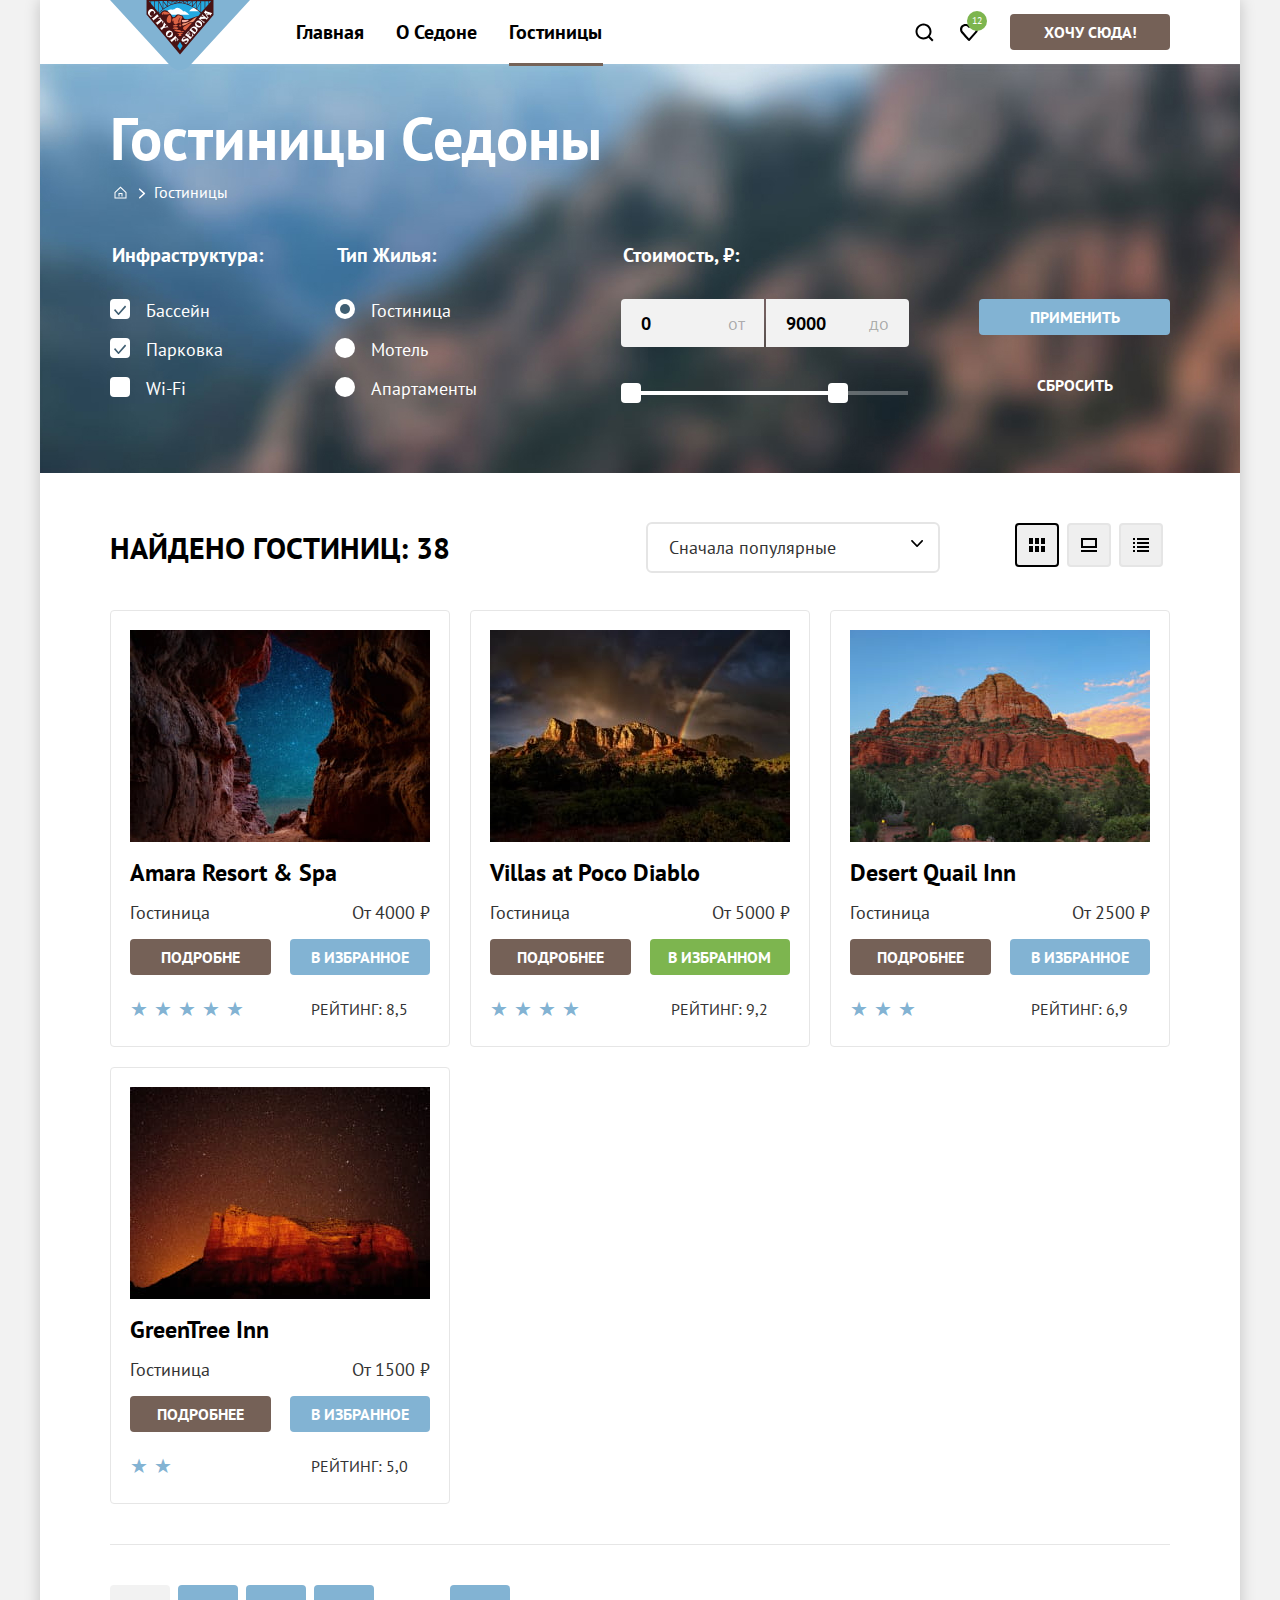
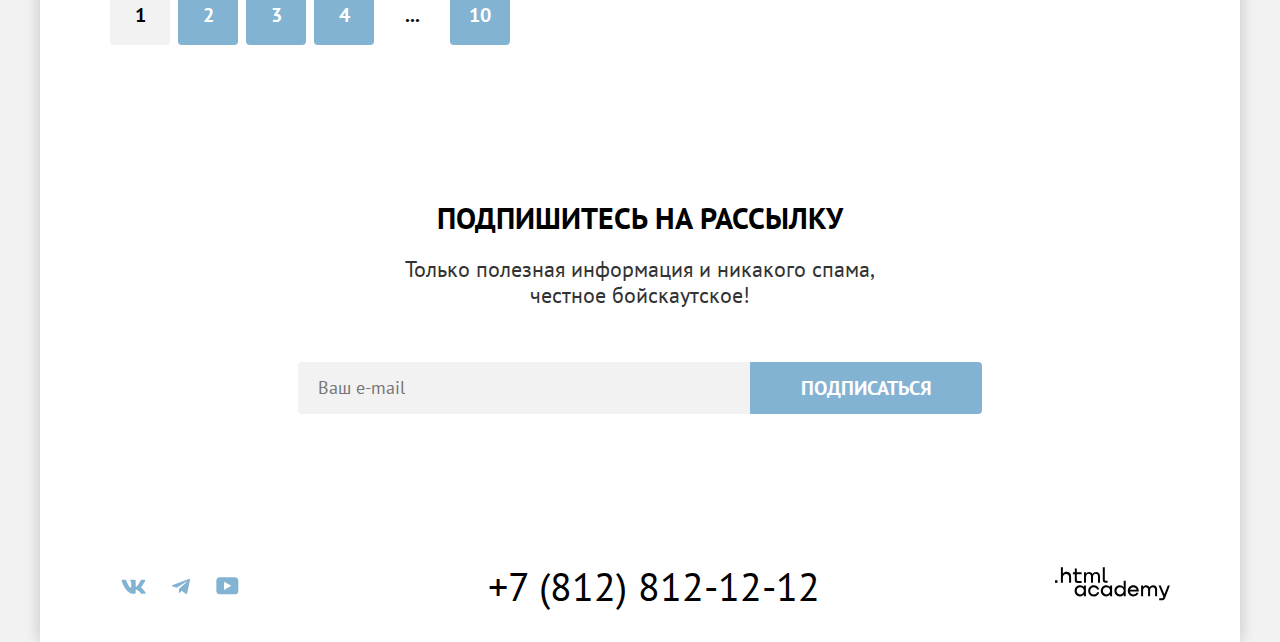
<file: catalog.html>
<!DOCTYPE html>
<html lang="ru">

  <head>
    <meta charset="utf-8">
    <link rel="preconnect" href="https://fonts.googleapis.com">
    <link rel="preconnect" href="https://fonts.gstatic.com" crossorigin>
    <link href="https://fonts.googleapis.com/css2?family=PT+Sans:wght@400;700&display=swap" rel="stylesheet">
    <link rel="stylesheet" href="./css/style.css">
    <link rel="icon" href="./favicon.ico">
    <link rel="icon" type="image/png" sizes="32x32" href="./img/favicon.png">
    <title>Каталог</title>
  </head>

  <body>
    <div class="container">
      <header class="main-header">
        <nav class="main-header-nav">
          <a class="header-logo" href="https://htmlacademy.ru/"> <img src="./img/logo.svg" alt="Логотип"></a>
          <ul class="site-navigation">
            <li class="site-navigation-item">
              <a href="./index.html" class="siti-menu-link ">Главная</a>
            </li>
            <li class="site-navigation-item">
              <a href="#" class="siti-menu-link"> О Седоне</a>
            </li>
            <li class="site-navigation-item">
              <a href="./catalog.html" class="siti-menu-link siti-menu-link-active catalog">Гостиницы</a>
            </li>
          </ul>
          <ul class="navigation-user">
            <li class="navigation-user-item">
              <a class="navigation-user-link" href="#">
                <svg xmlns="http://www.w3.org/2000/svg" width="19" height="19" viewBox="0 0 19 19" fill="none">
                  <path
                    d="M18.5 17.0083L14.8 13.3287C15.8 12.0359 16.5 10.3453 16.5 8.4558C16.5 4.08011 12.9 0.5 8.5 0.5C4.1 0.5 0.5 4.17956 0.5 8.55525C0.5 12.9309 4.1 16.511 8.5 16.511C10.3 16.511 12 15.9144 13.4 14.8204L17.1 18.5L18.5 17.0083ZM8.5 14.5221C5.2 14.5221 2.5 11.837 2.5 8.55525C2.5 5.27348 5.2 2.5884 8.5 2.5884C11.8 2.5884 14.5 5.27348 14.5 8.55525C14.5 11.837 11.8 14.5221 8.5 14.5221Z"
                    fill="currentColor" />
                </svg> <span class="visually-hidden">Поиск</span></a>
            </li>
            <li class="navigation-user-item">
              <a class="navigation-user-link favourite " href="#">
                <svg class="user-menu-svg" width="18" height="17" viewBox="0 0 18 17" fill="none"
                  xmlns="http://www.w3.org/2000/svg">
                  <path
                    d="M8.9 17C8.6 17 8.3 16.9 8.1 16.6C2.7 10.5 1.4 9.1 1.1 8.7C0.4 7.8 0 6.6 0 5.4C0 2.4 2.4 0 5.5 0C6.8 0 8 0.5 9 1.3C10 0.5 11.3 0 12.5 0C15.5 0 18 2.4 18 5.4C18 6.7 17.5 7.9 16.7 8.8L9.7 16.7C9.5 16.9 9.3 17 8.9 17ZM2.9 7.5C3.2 7.9 6.4 11.5 9 14.4L15.2 7.4C15.7 6.9 15.9 6.2 15.9 5.4C15.9 3.6 14.4 2.1 12.6 2.1C11.6 2.1 10.6 2.6 9.9 3.4C9.6 3.7 9.3 3.8 9 3.8C8.7 3.8 8.4 3.6 8.2 3.4C7.5 2.6 6.5 2.1 5.5 2.1C3.7 2.1 2.2 3.6 2.2 5.4C2.1 6.3 2.5 7 2.9 7.5C2.8 7.5 2.8 7.5 2.9 7.5Z"
                    fill="currentColor" />
                </svg>
                <span class="visually-hidden">Избранное</span>
                <span class="notification-badge">12</span>
              </a>
            </li>
            <li class="navigation-user-item">
              <a class="navigation-user-link wish" href="#">Хочу сюда!</a>
            </li>
          </ul>
        </nav>
      </header>
      <main class="main-inner main-container" data-test="main">
        <section class="catalog-header">
          <div class="catalog-header-form">
            <h1 class="inner-header-title">Гостиницы Седоны</h1>
            <ul class="breadcrumbs">
              <li class="breadcrumbs-item">
                <a class="breadcrumbs-link breadcrumbs-home-link" href="index.html">
                  <span class="visually-hidden">Главная</span>
                  <svg width="13" height="13" viewBox="0 0 13 13" fill="none" xmlns="http://www.w3.org/2000/svg">
                    <path
                      d="M6.5 0.5L0.5 6.30006V12.5001H12.5V6.30006L6.5 0.5ZM11.5 11.5001H1.5V6.70005L6.5 1.9L11.5 6.70005V11.5001Z"
                      fill="white" />
                    <path d="M4.5 10.5001H5.5V8.00005H7.5V10.5001H8.5V7.00005H4.5V10.5001Z" fill="white" />
                  </svg>
                </a>
              </li>
              <li class="breadcrumbs-item">
                <svg width="8" height="11" viewBox="0 0 8 11" fill="none" xmlns="http://www.w3.org/2000/svg">
                  <path
                    d="M6.91526 4.96875L2.16526 0.71875C1.91526 0.46875 1.41526 0.46875 1.04026 0.71875C0.665263 0.96875 0.790263 1.46875 1.04026 1.71875L5.16526 5.46875L1.16526 9.21875C0.915263 9.46875 0.915263 9.96875 1.16526 10.2188C1.16526 10.3438 1.54026 10.4688 1.66526 10.4688C1.79026 10.4688 2.04026 10.3438 2.16526 10.2188L6.91526 5.96875C7.29026 5.71875 7.29026 5.21875 6.91526 4.96875Z"
                    fill="white" />
                </svg>
              </li>
              <li class="breadcrumbs-item">
                <a class="breadcrumbs-link" href="#">Гостиницы</a>
              </li>
            </ul>
          </div>
          <header class="filters-form" data-test="filter">
            <h2 class="visually-hidden">Список гостиниц с фильтрами</h2>
            <form class="filter-catalog" action="https://echo.htmlacademy.ru/courses" method="post">
              <div class="filter-catalog-grou">
                <fieldset class="catalog-filter-group">
                  <legend class="catalog-filter-title">Инфраструктура:</legend>
                  <ul class="catalog-filter-list">
                    <li class="catalog-filter-item">
                      <input class="control-input visually-hidden" type="checkbox" id="pool" name="pool" checked>
                      <label class="control" for="pool">Бассейн</label>
                    </li>
                    <li class="catalog-filter-item">
                      <input class="control-input visually-hidden" type="checkbox" name="parking" id="parking" checked>
                      <label class="control" for="parking">Парковка</label>
                    </li>
                    <li class="catalog-filter-item">
                      <input class="control-input visually-hidden" type="checkbox" name="Wi-Fi" id="Wi-Fi">
                      <label class="control" for="Wi-Fi">Wi-Fi</label>
                    </li>
                  </ul>
                </fieldset>
                <fieldset class="catalog-filter-group ">
                  <legend class="catalog-filter-title">Тип жилья:</legend>
                  <ul class="catalog-filter-list">
                    <li class="catalog-filter-item">
                      <input class="control-input visually-hidden" type="radio" id="hotel" name="hotel-group"
                        value="hotel" checked>
                      <label class="control" for="hotel">Гостиница</label>
                    </li>
                    <li class="catalog-filter-item">
                      <input class="control-input visually-hidden" type="radio" name="hotel-group" id="motel"
                        value="motel">
                      <label class="control" for="motel">Мотель</label>
                    </li>
                    <li class="catalog-filter-item">
                      <input class="control-input visually-hidden" type="radio" name="hotel-group" value="apartment"
                        id="apartment">
                      <label class="control" for="apartment">Апартаменты</label>
                    </li>
                  </ul>
                </fieldset>
              </div>
              <div class="filter-catalog-grou range-group">
                <fieldset class="catalog-filter-group">
                  <legend class="catalog-filter-title">Стоимость, ₽:</legend>
                  <div class="price-container">
                    <label class="filter-range-control from" for="min">от</label>
                    <input type="text" name="min-interval" class="limit min" value="0" id="min">
                    <label class="filter-range-control to" for="max">до</label>
                    <input type="text" name="max-interval" class="limit max" value="9000" id="max">
                  </div>
                  <div class="range-container">
                    <div class="range-scale">
                      <div class="range">
                      </div>
                    </div>
                    <button class="filter-range-handle handle-min" type="button">
                      <span class="visually-hidden">Управление нижней границей стоимости</span>
                    </button>
                    <button class="filter-range-handle handle-max" type="button">
                      <span class="visually-hidden">Управление верхней границей стоимости</span>
                    </button>
                  </div>
                </fieldset>
                <div class="submit-controls">
                  <button class="filter-submit-controls catalog-filter-submit" type="submit">Применить</button>
                  <button class="filter-submit-controls catalog-filter-reset" type="reset">Сбросить</button>
                </div>
              </div>
            </form>
          </header>
        </section>
        <section class="catalog-products" data-test="catalog">
          <div class="sorting-container">
            <h2 class="sorting">Найдено гостиниц: <span>38</span></h2>
            <select class="select-control" aria-label="Сортировка">
              <option value="popular">Сначала популярные</option>
              <option value="cheap">Сначала дешёвые</option>
              <option value="expensive">Сначала дорогие</option>
            </select>
            <ul class="view-buttons">
              <li class="view-buttons-item">
                <button class="view-button tile view-button-active" type="button">
                  <svg aria-hidden="true" focusable="false" xmlns="http://www.w3.org/2000/svg" width="16" height="14"
                    fill="none" viewBox="0 0 16 14">
                    <path fill="#000"
                      d="M4 0H0v6h4V0ZM16 0h-4v6h4V0ZM10 0H6v6h4V0ZM4 8H0v6h4V8ZM16 8h-4v6h4V8ZM10 8H6v6h4V8Z" />
                  </svg>
                  <span class="visually-hidden">Показать плиткой</span>
                </button>
              </li>
              <li class="view-buttons-item">
                <button class="view-button card" type="button">
                  <svg aria-hidden="true" focusable="false" xmlns="http://www.w3.org/2000/svg" width="16" height="14"
                    fill="none" viewBox="0 0 16 14">
                    <g fill="#000" clip-path="url(#a1)">
                      <path d="M16 12H0v2h16v-2ZM14 2v6H2V2h12Zm2-2H0v10h16V0Z" />
                    </g>
                    <defs>
                      <clipPath id="a1">
                        <path fill="#fff" d="M0 0h16v14H0z" />
                      </clipPath>
                    </defs>
                  </svg>
                  <span class="visually-hidden">Показать карточками</span>
                </button>
              </li>
              <li class="view-buttons-item">
                <button class="view-button list" type="button">
                  <svg aria-hidden="true" focusable="false" xmlns="http://www.w3.org/2000/svg" width="16" height="14"
                    fill="none" viewBox="0 0 16 14">
                    <g fill="#000" clip-path="url(#a)">
                      <path
                        d="M2 0H0v2h2V0ZM16 0H4v2h12V0ZM2 4H0v2h2V4ZM16 4H4v2h12V4ZM2 8H0v2h2V8ZM16 8H4v2h12V8ZM2 12H0v2h2v-2ZM16 12H4v2h12v-2Z" />
                    </g>
                    <defs>
                      <clipPath id="a">
                        <path fill="#fff" d="M0 0h16v14H0z" />
                      </clipPath>
                    </defs>
                  </svg>
                  <span class="visually-hidden">Показать списком</span>
                </button>
              </li>
            </ul>
          </div>
          <ul class="product-list">
            <li class="product-card">
              <a class="product-card-link" href="#">
                <img class="product-card-image" src="./img/hotel-1.jpg" width="300" height="212"
                  alt="Amara Resort & Spa">
                <h3 class="product-card-title">Amara Resort & Spa</h3>
              </a>
              <div class="card-container">
                <p class="product-card-type">Гостиница</p>
                <p class="product-card-type product-card-price">От 4000 ₽</p>
                <a class="product-card-button" href="#">подробне</a>
                <button class="product-card-button add-favorite-button" type="button">в избранное</button>
                <div class="rating-mini">
                  <span class="active"></span>
                  <span class="active"></span>
                  <span class="active"></span>
                  <span class="active"></span>
                  <span class="active"></span>
                </div>
                <p class="product-card-raiting">
                  Рейтинг: <span>8,5</span>
                </p>
              </div>
            </li>
            <li class="product-card">
              <a class="product-card-link" href="#">
                <img class="product-card-image" src="./img/hotel-2.jpg" width="300" height="212"
                  alt="Villas at Poco Diablo">
                <h3 class="product-card-title">Villas at Poco Diablo</h3>
              </a>
              <div class="card-container">
                <p class="product-card-type">Гостиница</p>
                <p class="product-card-type product-card-price">От 5000 ₽</p>
                <a class="product-card-button" href="#">подробнее</a>
                <button class="product-card-button add-favorite-button added-favorite-button" type="button">в
                  избранном</button>
                <div class="rating-mini">
                  <span class="active"></span>
                  <span class="active"></span>
                  <span class="active"></span>
                  <span class="active"></span>
                </div>
                <p class="product-card-raiting">
                  Рейтинг: <span>9,2</span>
                </p>
              </div>
            </li>
            <li class="product-card">
              <a class="product-card-link" href="#">
                <img class="product-card-image" src="./img/hotel-3.jpg" width="300" height="212" alt="Desert Quail Inn">
                <h3 class="product-card-title">Desert Quail Inn</h3>
              </a>
              <div class="card-container">
                <p class="product-card-type">Гостиница</p>
                <p class="product-card-type product-card-price">От 2500 ₽</p>
                <a class="product-card-button" href="#">подробнее</a>
                <button class="product-card-button add-favorite-button" type="button">в избранное</button>
                <div class="rating-mini">
                  <span class="active"></span>
                  <span class="active"></span>
                  <span class="active"></span>
                </div>
                <p class="product-card-raiting">
                  Рейтинг: <span>6,9</span>
                </p>
              </div>
            </li>
            <li class="product-card">
              <a class="product-card-link" href="#">
                <img class="product-card-image" src="./img/hotel-4.jpg" width="300" height="212" alt="GreenTree Inn">
                <h3 class="product-card-title">GreenTree Inn</h3>
              </a>
              <div class="card-container">
                <p class="product-card-type">Гостиница</p>
                <p class="product-card-type product-card-price">От 1500 ₽</p>
                <a class="product-card-button" href="#">подробнее</a>
                <button class="product-card-button add-favorite-button" type="button">в избранное</button>
                <div class="rating-mini">
                  <span class="active"></span>
                  <span class="active"></span>
                </div>
                <p class="product-card-raiting">
                  Рейтинг: <span>5,0</span>
                </p>
              </div>
            </li>
          </ul>
          <ul class="pagination">
            <li class="pagination-item">
              <a class="pagination-link pagination-current" href="#">1</a>
            </li>
            <li class="pagination-item">
              <a class="pagination-link" href="#">2</a>
            </li>
            <li class="pagination-item">
              <a class="pagination-link" href="#">3</a>
            </li>
            <li class="pagination-item">
              <a class="pagination-link" href="#">4</a>
            </li>
            <li class="pagination-item">
              <a class="pagination-link pagination-more" href="#">...</a>
            </li>
            <li class="pagination-item">
              <a class="pagination-link" href="#">10</a>
            </li>
          </ul>
        </section>
        <section class="newsletter newsletter-index newsletter-catalog" data-test="newsletter">
          <div class="wrapper">
            <h2 class="title">Подпишитесь на рассылку</h2>
            <p class="reasons">Только полезная информация и никакого спама,<br> честное бойскаутское!</p>
          </div>
          <form class="newsletter-form" action="https://htmlacademy.ru/" method="post">
            <label class="visually-hidden" for="user-email">Ваш e-mail</label>
            <input class="newsletter-input" type="email" id="user-email" name="user-email" placeholder="Ваш e-mail"
              required>
            <button class="newsletter-button" type="submit">Подписаться</button>
          </form>
        </section>
      </main>
      <footer class="main-footer" data-test="">
        <section class="social-network">
          <h2 class="visually-hidden">Социальные сети</h2>
          <ul class="social-list">
            <li class="social-list-item">
              <a class="social-list-link" href="https://vk.com/htmlacademy">
                <svg width="25" height="15" viewBox="0 0 25 15" fill="none" xmlns="http://www.w3.org/2000/svg">
                  <g id="VK">
                    <path id="footer-VK" fill-rule="evenodd" clip-rule="evenodd"
                      d="M24.1164 1.80445C24.2824 1.25845 24.1164 0.856445 23.3214 0.856445H20.6964C20.0284 0.856445 19.7204 1.20345 19.5534 1.58645C19.5534 1.58645 18.2184 4.78245 16.3274 6.85845C15.7154 7.46045 15.4374 7.65145 15.1034 7.65145C14.9364 7.65145 14.6854 7.46045 14.6854 6.91345V1.80445C14.6854 1.14845 14.5014 0.856445 13.9454 0.856445H9.81738C9.40038 0.856445 9.14938 1.16045 9.14938 1.44945C9.14938 2.07045 10.0954 2.21445 10.1924 3.96245V7.76045C10.1924 8.59345 10.0394 8.74444 9.70538 8.74444C8.81538 8.74444 6.65038 5.53345 5.36538 1.85945C5.11638 1.14445 4.86438 0.856445 4.19338 0.856445H1.56638C0.816382 0.856445 0.666382 1.20345 0.666382 1.58645C0.666382 2.26845 1.55638 5.65645 4.81138 10.1374C6.98138 13.1974 10.0364 14.8564 12.8194 14.8564C14.4884 14.8564 14.6944 14.4884 14.6944 13.8534V11.5404C14.6944 10.8034 14.8524 10.6564 15.3814 10.6564C15.7714 10.6564 16.4384 10.8484 17.9964 12.3234C19.7764 14.0724 20.0694 14.8564 21.0714 14.8564H23.6964C24.4464 14.8564 24.8224 14.4884 24.6064 13.7604C24.3684 13.0364 23.5184 11.9854 22.3914 10.7384C21.7794 10.0284 20.8614 9.26345 20.5824 8.88045C20.1934 8.38945 20.3044 8.17044 20.5824 7.73345C20.5824 7.73345 23.7824 3.30745 24.1154 1.80445H24.1164Z"
                      fill="currentColor" />
                  </g>
                </svg> <span class="visually-hidden">Вконтакте</span> </a>
            </li>
            <li class="social-list-item">
              <a class="social-list-link" href="https://t.me/htmlacademy">
                <svg width="18" height="17" viewBox="0 0 18 17" fill="none" xmlns="http://www.w3.org/2000/svg">
                  <g id="TG">
                    <path id="footer-TG"
                      d="M16.785 0.955705L0.840489 7.1042C-0.247661 7.54126 -0.241365 8.14828 0.640845 8.41897L4.73445 9.69597L14.2058 3.72014C14.6537 3.44766 15.0629 3.59424 14.7265 3.89281L7.05283 10.8183H7.05103L7.05283 10.8192L6.77045 15.0387C7.18413 15.0387 7.36669 14.8489 7.59871 14.625L9.58705 12.6915L13.7229 15.7464C14.4855 16.1664 15.0332 15.9506 15.2229 15.0405L17.9379 2.2453C18.2158 1.13107 17.5126 0.626562 16.785 0.955705Z"
                      fill="currentColor" />
                  </g>
                </svg>
                <span class="visually-hidden">Телеграмм</span>
              </a>
            </li>
            <li class="social-list-item">
              <a class="social-list-link" href="https://www.youtube.com/user/htmlacademyru">
                <svg width="23" height="18" viewBox="0 0 23 18" fill="none" xmlns="http://www.w3.org/2000/svg">
                  <path
                    d="M18.9402 0.356445H3.50738C1.64668 0.356445 0.333252 1.9502 0.333252 3.75645V13.8502C0.333252 15.7627 1.64668 17.3564 3.50738 17.3564H19.1591C20.8009 17.3564 22.3333 15.7627 22.3333 13.9564V3.75645C22.1143 1.9502 20.8009 0.356445 18.9402 0.356445ZM7.99494 12.8939V4.81894L15.3283 8.85645L7.99494 12.8939Z"
                    fill="currentColor" />
                </svg>
                <span class="visually-hidden">youtube</span>
              </a>
            </li>
          </ul>
        </section>
        <section class="contacts">
          <h2 class="visually-hidden">Контакты</h2>
          <div>
            <a class="footer-phone" href="tel:+78128121212">+7 (812) 812-12-12</a>
          </div>
        </section>
        <section class="developer">
          <h2 class="visually-hidden">Разработчик</h2>
          <a class="copyright" href="https://htmlacademy.ru">
            <svg class="htmlacademy-logo" role="img" aria-label="Логотип HTML Academy" width="115" height="34"
              viewBox="0 0 115 34" fill="none" xmlns="http://www.w3.org/2000/svg">
              <path d="M0 13.2564V15.8564H2.5V13.2564H0Z" fill="currentColor" />
              <path
                d="M11.6 4.85645C10 4.85645 8.8 5.55645 8 6.55645H7.9V0.356445H5.9V15.8564H7.9V10.5564C7.9 8.45645 9.2 6.95645 11.2 6.95645C13 6.95645 14.1 8.35645 14.1 10.1564V15.8564H16.1V9.75644C16.2 6.75644 14.3 4.85645 11.6 4.85645Z"
                fill="currentColor" />
              <path
                d="M26.6 5.15645H21.8V1.45645H19.8V5.25645H17.9V7.25645H19.8V13.2564C19.8 14.9564 20.8 15.9564 22.5 15.9564H26.6V13.9564H22.9C22.2 13.9564 21.8 13.5564 21.8 12.8564V7.15645H26.6V5.15645Z"
                fill="currentColor" />
              <path
                d="M41.1 4.95645C39.5 4.95645 38.2 5.75644 37.6 7.05645H37.5C36.9 5.85645 35.7 4.95645 34.1 4.95645C32.7 4.95645 31.6 5.75645 31 6.75645H30.9V5.15645H29V15.7564H31V10.3564C31 8.35645 32 6.85645 33.6 6.85645C35.1 6.85645 36 7.85645 36 9.45645V15.7564H38V10.1564C38 7.75645 39.4 6.85645 40.6 6.85645C42.1 6.85645 43 7.85645 43 9.45645V15.7564H45V9.25644C45.1 6.75644 43.6 4.95645 41.1 4.95645Z"
                fill="currentColor" />
              <path
                d="M47.8 13.0564C47.8 14.7564 48.8 15.7564 50.6 15.7564H52.6V13.7564H50.9C50.2 13.7564 49.8 13.3564 49.8 12.6564V0.356445H47.8V13.0564Z"
                fill="currentColor" />
              <path
                d="M28.9 20.0564C28 18.9564 26.7 18.2564 25 18.2564C21.9 18.2564 19.6 20.5564 19.6 23.8564C19.6 27.1564 21.9 29.4564 25 29.4564C26.8 29.4564 28 28.6564 28.8 27.5564H28.9V29.1564H30.9V18.5564H28.9V20.0564ZM25.3 27.4564C23.1 27.4564 21.7 25.8564 21.7 23.8564C21.7 21.8564 23.1 20.2564 25.3 20.2564C27.5 20.2564 28.9 21.8564 28.9 23.8564C28.9 25.7564 27.5 27.4564 25.3 27.4564Z"
                fill="currentColor" />
              <path
                d="M44.2 22.3564C43.7 19.9564 41.6 18.2564 38.8 18.2564C35.4 18.2564 33.2 20.7564 33.2 23.8564C33.2 26.9564 35.4 29.4564 38.8 29.4564C41.6 29.4564 43.7 27.6564 44.2 25.2564H42.1C41.7 26.5564 40.4 27.5564 38.8 27.5564C36.6 27.5564 35.2 25.9564 35.2 23.9564C35.2 21.9564 36.6 20.3564 38.8 20.3564C40.4 20.3564 41.6 21.3564 42.1 22.5564H44.2V22.3564Z"
                fill="currentColor" />
              <path
                d="M55.1 20.0564C54.2 18.9564 52.9 18.2564 51.2 18.2564C48.1 18.2564 45.8 20.5564 45.8 23.8564C45.8 27.1564 48.1 29.4564 51.2 29.4564C53 29.4564 54.2 28.6564 55 27.5564H55.1V29.1564H57.1V18.5564H55.1V20.0564ZM51.5 27.4564C49.3 27.4564 47.9 25.8564 47.9 23.8564C47.9 21.8564 49.3 20.2564 51.5 20.2564C53.7 20.2564 55.1 21.8564 55.1 23.8564C55.1 25.7564 53.6 27.4564 51.5 27.4564Z"
                fill="currentColor" />
              <path
                d="M68.7 20.1564C67.8 19.0564 66.5 18.2564 64.8 18.2564C61.7 18.2564 59.4 20.5564 59.4 23.8564C59.4 27.1564 61.6 29.4564 64.8 29.4564C66.5 29.4564 67.8 28.6564 68.6 27.6564H68.7V29.1564H70.7V13.7564H68.7V20.1564ZM65.1 27.4564C62.9 27.4564 61.5 25.8564 61.5 23.8564C61.5 21.8564 62.9 20.2564 65.1 20.2564C67.3 20.2564 68.7 21.8564 68.7 23.8564C68.6 25.8564 67.2 27.4564 65.1 27.4564Z"
                fill="currentColor" />
              <path
                d="M78.3 18.2564C75 18.2564 72.8 20.7564 72.8 23.8564C72.8 26.8564 74.9 29.4564 78.3 29.4564C80.8 29.4564 82.8 28.1564 83.5 25.8564H81.4C80.9 26.8564 79.8 27.4564 78.4 27.4564C76.5 27.4564 75.1 26.1564 75 24.5564H83.8C84 20.9564 81.8 18.2564 78.3 18.2564ZM78.3 20.1564C80 20.1564 81.3 21.1564 81.6 22.7564H75.1C75.4 21.2564 76.6 20.1564 78.3 20.1564Z"
                fill="currentColor" />
              <path
                d="M98.2 18.2564C96.6 18.2564 95.3 19.0564 94.6 20.2564H94.5C93.9 19.0564 92.7 18.2564 91.1 18.2564C89.7 18.2564 88.6 18.9564 88 20.0564V18.5564H86.1V29.1564H88.1V23.7564C88.1 21.7564 89.1 20.3564 90.7 20.2564C92.2 20.2564 93.1 21.2564 93.1 22.8564V29.1564H95.1V23.5564C95.1 21.1564 96.5 20.2564 97.7 20.2564C99.2 20.2564 100.1 21.2564 100.1 22.8564V29.1564H102.1V22.6564C102.2 20.0564 100.7 18.2564 98.2 18.2564Z"
                fill="currentColor" />
              <path
                d="M109.4 27.3564L105.8 18.4564H103.6L108.4 30.0564C108.1 30.9564 107.7 31.2564 106.7 31.2564H104.2V33.2564H106.7C108.5 33.2564 109.5 32.4564 110.2 30.6564L114.9 18.4564H112.8L109.4 27.3564Z"
                fill="currentColor" />
            </svg>
          </a>
        </section>
      </footer>
    </div>
  </body>

</html>
</file>
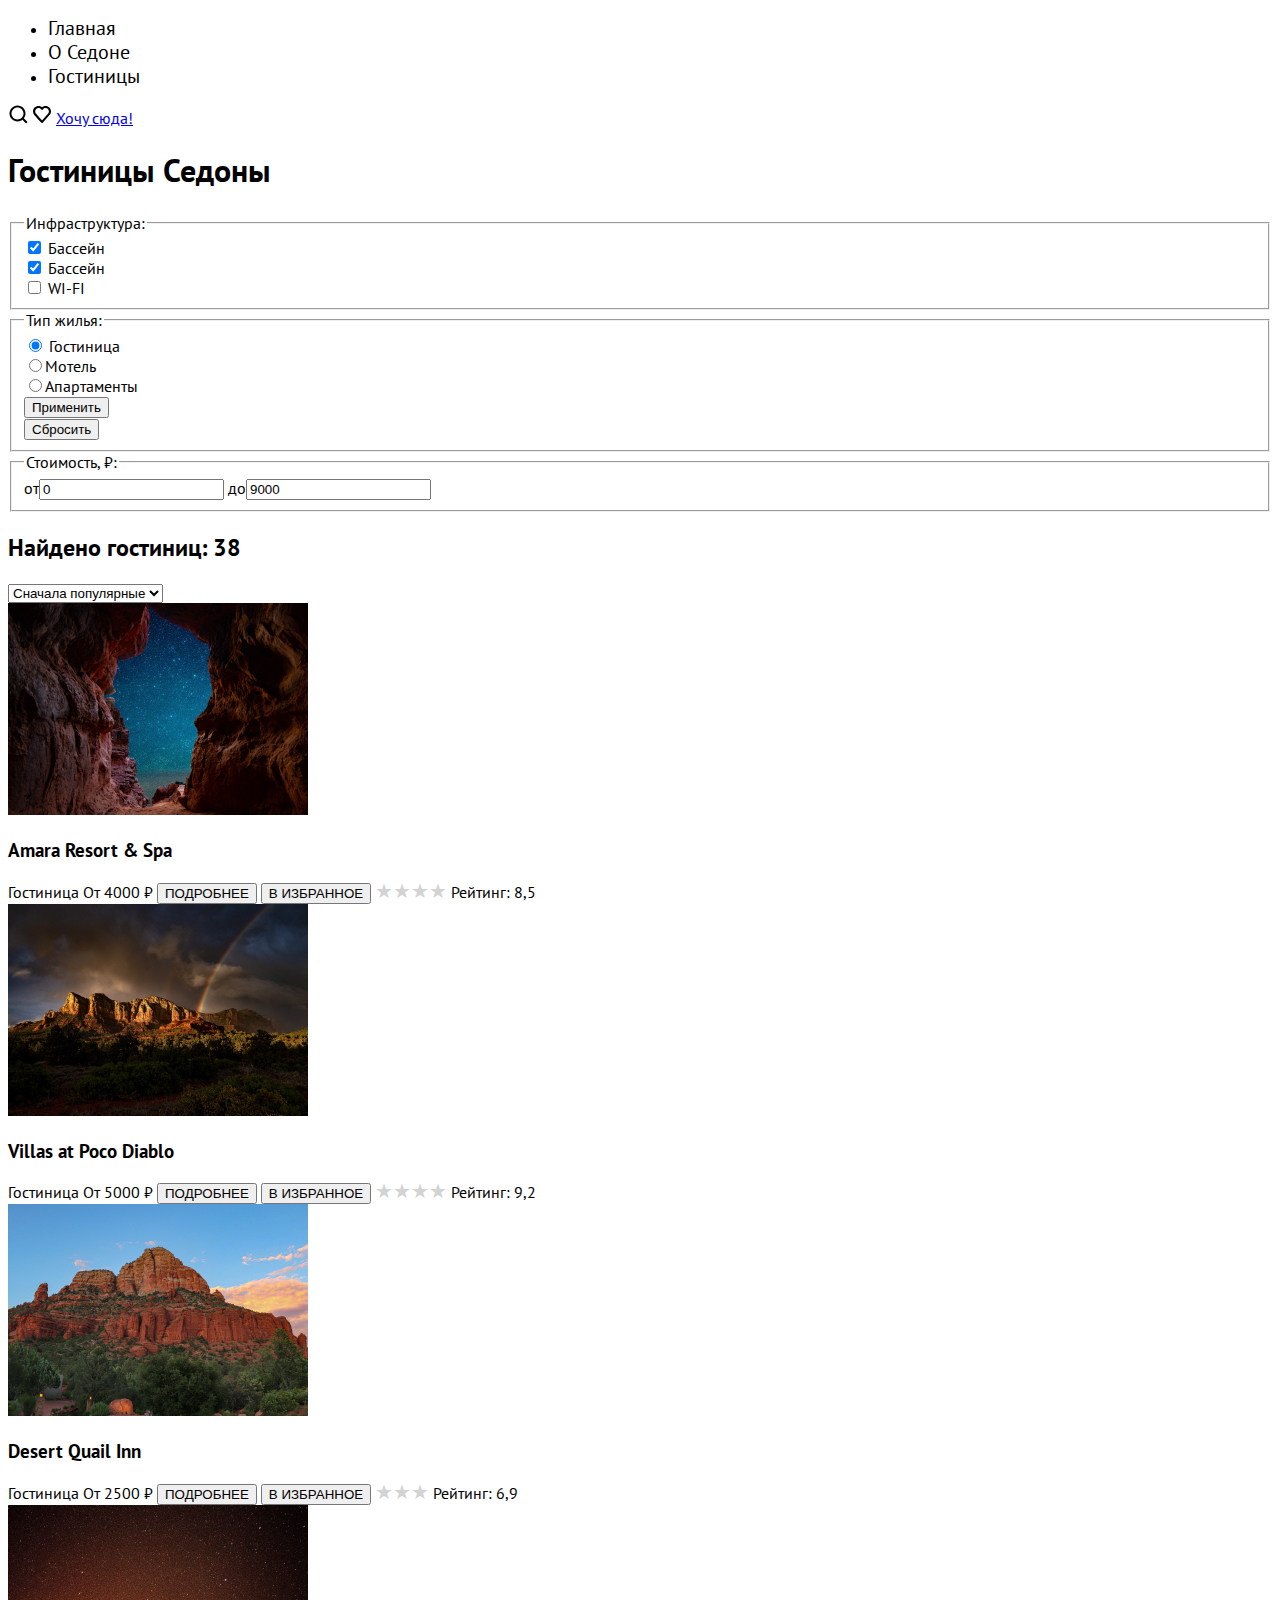
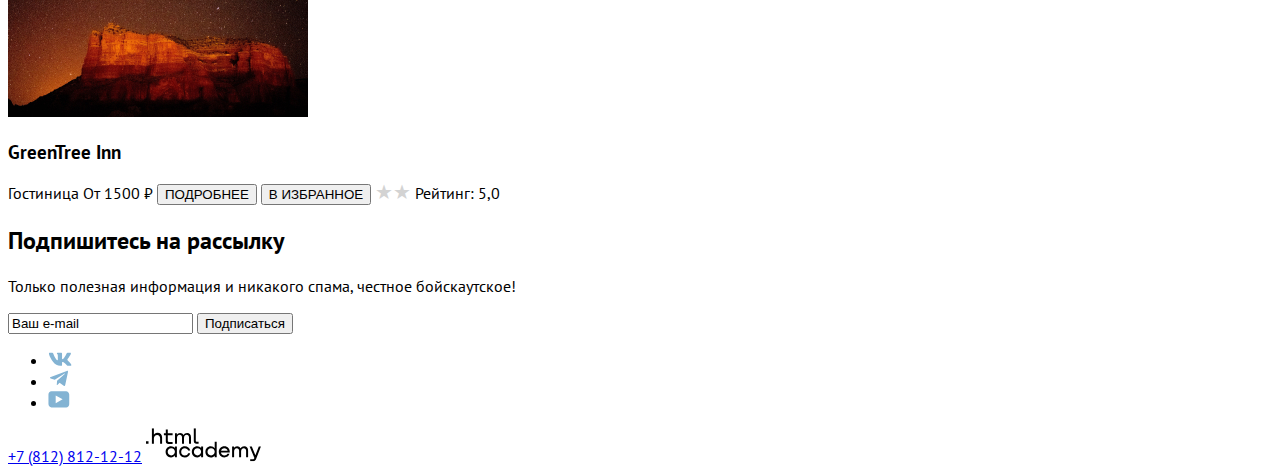
<file: 4/hotels.html>
<!DOCTYPE html>
<html lang="ru">

  <head>
    <meta charset="utf-8">
    <link rel="preconnect" href="https://fonts.googleapis.com">
    <link rel="preconnect" href="https://fonts.gstatic.com" crossorigin>
    <link href="https://fonts.googleapis.com/css2?family=PT+Sans:wght@400;700&display=swap" rel="stylesheet">
    <link rel="stylesheet" href="./css/style.css">
    <title>HTML Academy: Седона</title>
    <base href="https://htmlacademy-htmlcss.github.io/2468767-sedona-1/4/">
</head>

  <body>
    <header class="main-header">
      <nav class="main-header-nav">
        <ul class="site-navigation">
          <li class="site-navigation-item">
            <a href="./index.html">Главная</a>
          </li>
          <li class="site-navigation-item">
            <a href="#"> О Седоне</a>
          </li>
          <li class="site-navigation-item">
            <a href="./hotels.html">Гостиницы</a>
          </li>
        </ul>
      </nav>
      <div>
        <a href="#"><img src="./img/search.svg" alt="Поиск"></a>
        <a href="#"><img src="./img/heart.svg" alt="Избранное"></a>
        <a href="#">Хочу сюда!</a>
      </div>
    </header>
    <main>
      <section>
        <h1 class="hotel">Гостиницы Седоны</h1>
        <fieldset>
          <legend>Инфраструктура:</legend>
          <form action="https://echo.htmlacademy.ru/courses" method="post">
            <div class="infrastructure">
              <input type="checkbox" name="infrastructure" id="infrastructure-pool" checked>
              <label for="infrastructure-pool">Бассейн</label>
            </div>
            <div class="infrastructure">
              <input type="checkbox" name="infrastructure" id="infrastructure-parking" checked>
              <label for="infrastructure-parking">Бассейн</label>
            </div>
            <div class="infrastructure">
              <input type="checkbox" name="infrastructure" id="infrastructure-wi-fi">
              <label for="infrastructure-wi-fi">WI-FI</label>
            </div>
          </form>
        </fieldset>
        <fieldset>
          <legend>Тип жилья:</legend>
          <form action="https://echo.htmlacademy.ru/courses" method="post">
            <div class="type-of-housing">
              <label>
                <input type="radio" name="type-of-housing" value="hotel" checked> Гостиница
              </label>
            </div>
            <div class="type-of-housing">
              <label>
                <input type="radio" name="type-of-housing" value="motel">Мотель
              </label>
            </div>
            <div class="type-of-housing">
              <label>
                <input type="radio" name="type-of-housing" value="apartments">Апартаменты
              </label>
            </div>
            <div class="submit">
              <input type="submit" value="Применить">
            </div>
            <div class="reset">
              <input type="reset" value="Сбросить">
            </div>
          </form>
        </fieldset>
      </section>
      <div>
        <fieldset>
          <legend>Стоимость, ₽: </legend>
          <form action="https://echo.htmlacademy.ru/courses" method="post">
            <label>от<input type="text" value="0"></label>
            <label>до<input type="text" value="9000"></label>
          </form>
        </fieldset>
        <section class="catalog">
          <h2>Найдено гостиниц: 38</h2>
          <select class="select-control" aria-label="Сортировка">
            <option value="popular">Сначала популярные</option>
            <option value="cheap">Сначала дешёвые</option>
            <option value="expensive">Сначала дорогие</option>
          </select>
        </section>
        <section>
          <article>
            <img src="./img/hotel_1.jpg" alt="Вид на выход с ущелья">
            <h3>Amara Resort & Spa</h3>
            <span>Гостиница</span>
            <span>От 4000 ₽</span>
            <input type="submit" value="ПОДРОБНЕЕ">
            <input type="submit" value="В ИЗБРАННОЕ">
            <div class="rating-mini">
              <span class="active"></span>
              <span class="active"></span>
              <span class="active"></span>
              <span></span>
            </div>
            <span>Рейтинг: 8,5</span>
          </article>
          <article>
            <img src="./img/hotel_2.jpg" alt="Гора на рассвете">
            <h3>Villas at Poco Diablo</h3>
            <span>Гостиница</span>
            <span>От 5000 ₽</span>
            <input type="submit" value="ПОДРОБНЕЕ">
            <input type="submit" value="В ИЗБРАННОЕ">
            <div class="rating-mini">
              <span class="active"></span>
              <span class="active"></span>
              <span class="active"></span>
              <span></span>
            </div>
            <span>Рейтинг: 9,2</span>
          </article>
          <article>
            <img src="./img/hotel_3.jpg" alt="Вид на гору">
            <h3>Desert Quail Inn</h3>
            <span>Гостиница</span>
            <span>От 2500 ₽</span>
            <input type="submit" value="ПОДРОБНЕЕ">
            <input type="submit" value="В ИЗБРАННОЕ">
            <div class="rating-mini">
              <span class="active"></span>
              <span class="active"></span>
              <span class="active"></span>
            </div>
            <span>Рейтинг: 6,9</span>
          </article>
          <article>
            <img src="./img/hotel__4.jpg" alt="Вид на гору на закате">
            <h3>GreenTree Inn</h3>
            <span>Гостиница</span>
            <span>От 1500 ₽</span>
            <input type="submit" value="ПОДРОБНЕЕ">
            <input type="submit" value="В ИЗБРАННОЕ">
            <div class="rating-mini">
              <span class="active"></span>
              <span class="active"></span>
            </div>
            <span>Рейтинг: 5,0</span>
          </article>
        </section>
        <section class="newsletter">
          <h2>Подпишитесь на рассылку</h2>
          <p>Только полезная информация и никакого спама, честное бойскаутское!</p>
          <form action="https://htmlacademy.ru/" method="post">
            <label>
              <input type="email" name="e-mail" value="Ваш e-mail">
            </label>
            <input type="submit" value="Подписаться">
          </form>
        </section>
    </main>
    <footer class="main-footer">
      <ul class="social-list">
        <li class="social-list-item">
          <a href="https://vk.com/htmlacademy"><img src="./img/social_vk.svg" width="24.0001" height="14" alt="VK"></a>
        </li>
        <li class="social-list-item">
          <a href="https://t.me/htmlacademy"><img src="./img/social _tg.svg" width="22" height="17" alt="Telegram"></a>
        </li>
        <li class="social-list-item">
          <a href="https://www.youtube.com/user/htmlacademyru"><img src="./img/youtube.svg" width="22" height="17"
              alt="Youtube"></a>
        </li>
      </ul>
      <a class="phone" href="tel:+78128121212">+7 (812) 812-12-12</a>
      <a href="https://htmlacademy.ru/"><img src="./img/logo_htmlacademy.svg" alt="Логотип HTML"></a>
    </footer>
  </body>

</html>
</file>
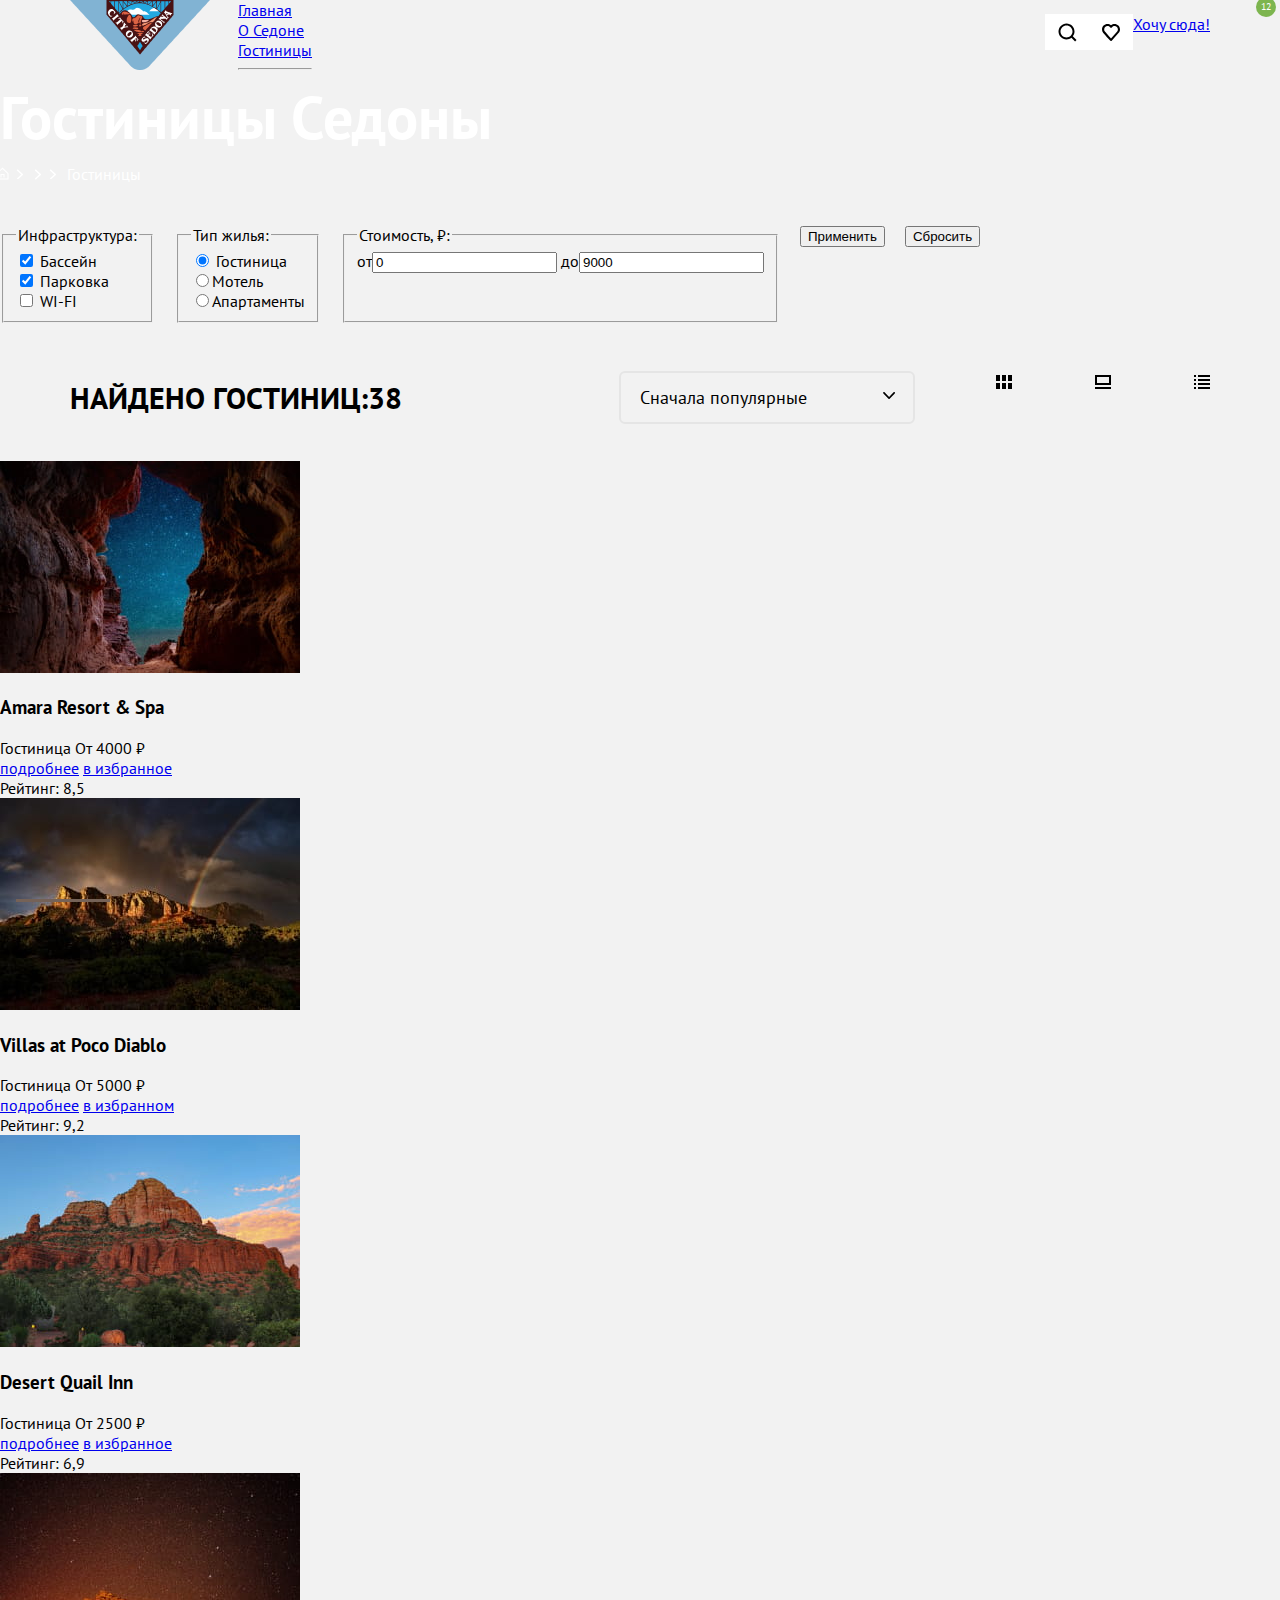
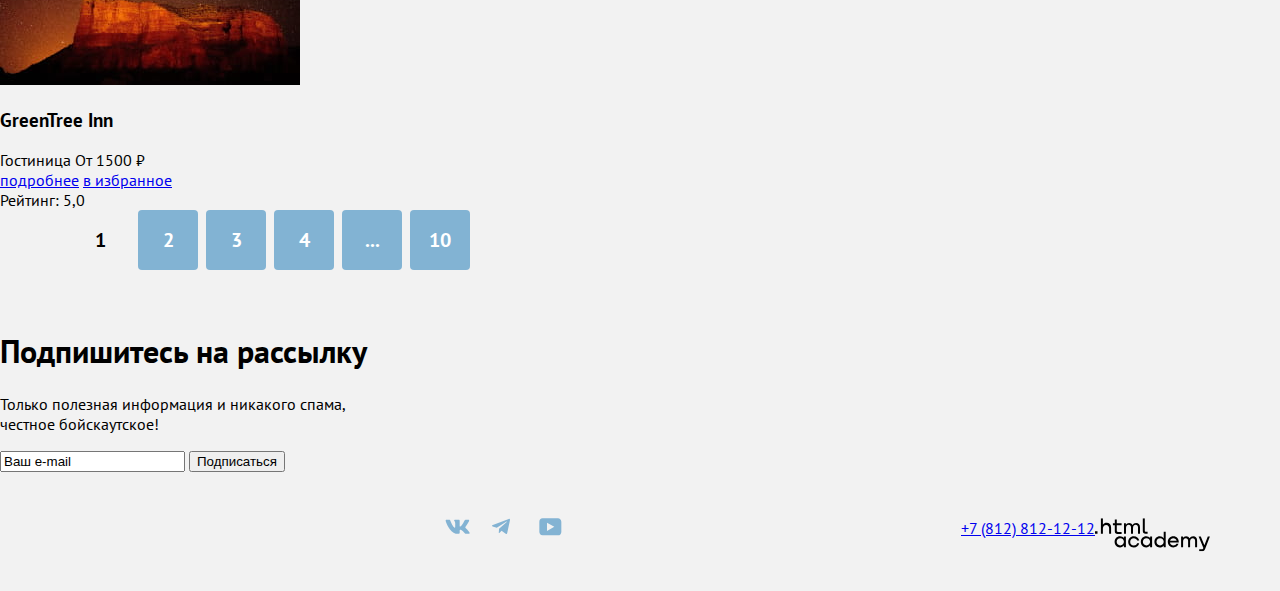
<file: 6/Catalog.html>
<!DOCTYPE html>
<html lang="ru">

  <head>
    <meta charset="utf-8">
    <link rel="preconnect" href="https://fonts.googleapis.com">
    <link rel="preconnect" href="https://fonts.gstatic.com" crossorigin>
    <link href="https://fonts.googleapis.com/css2?family=PT+Sans:wght@400;700&display=swap" rel="stylesheet">
    <link rel="stylesheet" href="./css/style.css">
    <title>Каталог</title>
    <base href="https://htmlacademy-htmlcss.github.io/2468767-sedona-1/6/">
</head>

  <body>

    <header class="main-header">
      <nav class="main-header-nav">
        <ul class="site-navigation">
          <li class="site-navigation-item">
            <a class="header-logo" href="https://htmlacademy.ru/"> <img src="./img/logo.png" alt="Логотип"></a>
          </li>
          <div class="navigation-link">
            <li class="site-navigation-item">
              <a href="./index.html">Главная</a>
            </li>
            <li class="site-navigation-item">
              <a href="#"> О Седоне</a>
            </li>
            <li class="site-navigation-item">
              <a href="./Catalog.html">Гостиницы</a>
            </li>
            <hr class="site-navigation-2">
          </div>
        </ul>
        <ul class="navigation-user">
          <li class="navigation-user-item">
            <a class="navigation-user-link navigation-user-link-search " href="#">
              <svg xmlns="http://www.w3.org/2000/svg" width="19" height="19" viewBox="0 0 19 19" fill="none">
                <path
                  d="M18.5 17.0083L14.8 13.3287C15.8 12.0359 16.5 10.3453 16.5 8.4558C16.5 4.08011 12.9 0.5 8.5 0.5C4.1 0.5 0.5 4.17956 0.5 8.55525C0.5 12.9309 4.1 16.511 8.5 16.511C10.3 16.511 12 15.9144 13.4 14.8204L17.1 18.5L18.5 17.0083ZM8.5 14.5221C5.2 14.5221 2.5 11.837 2.5 8.55525C2.5 5.27348 5.2 2.5884 8.5 2.5884C11.8 2.5884 14.5 5.27348 14.5 8.55525C14.5 11.837 11.8 14.5221 8.5 14.5221Z"
                  fill="black" />
              </svg> <span class="visually-hidden">Поиск</span></a>
          </li>
          <li class="navigation-user-item">
            <a class="navigation-user-link navigation-user-link-search " href="#">
              <svg xmlns="http://www.w3.org/2000/svg" width="18" height="17" viewBox="0 0 18 17" fill="none">
                <path
                  d="M8.9 17C8.6 17 8.3 16.9 8.1 16.6C2.7 10.5 1.4 9.1 1.1 8.7C0.4 7.8 0 6.6 0 5.4C0 2.4 2.4 0 5.5 0C6.8 0 8 0.5 9 1.3C10 0.5 11.3 0 12.5 0C15.5 0 18 2.4 18 5.4C18 6.7 17.5 7.9 16.7 8.8L9.7 16.7C9.5 16.9 9.3 17 8.9 17ZM2.9 7.5C3.2 7.9 6.4 11.5 9 14.4L15.2 7.4C15.7 6.9 15.9 6.2 15.9 5.4C15.9 3.6 14.4 2.1 12.6 2.1C11.6 2.1 10.6 2.6 9.9 3.4C9.6 3.7 9.3 3.8 9 3.8C8.7 3.8 8.4 3.6 8.2 3.4C7.5 2.6 6.5 2.1 5.5 2.1C3.7 2.1 2.2 3.6 2.2 5.4C2.1 6.3 2.5 7 2.9 7.5C2.8 7.5 2.8 7.5 2.9 7.5Z"
                  fill="black" />
              </svg> <span class="visually-hidden">Избранное</span>
              <span class="notification-badge">12</span>
            </a>
          </li>
          </li>
          <li class="navigation-user-item">
            <a class="navigation-user-item-button" href="#">Хочу сюда!</a>
          </li>
        </ul>
      </nav>
    </header>

    <main class="main-inner main-container">
      <div class="page-container">
        <section class="filter">
          <h1 class="inner-header-title">Гостиницы Седоны</h1>
          <ul class="breadcrumbs">
            <li class="breadcrumbs-item">
              <a href="./index.html">
                <svg xmlns="http://www.w3.org/2000/svg" width="13" height="13" viewBox="0 0 13 13" fill="none">
                  <path
                    d="M6.5 0.5L0.5 6.30006V12.5001H12.5V6.30006L6.5 0.5ZM11.5 11.5001H1.5V6.70005L6.5 1.9L11.5 6.70005V11.5001Z"
                    fill="white" />
                  <path d="M4.5 10.5001H5.5V8.00005H7.5V10.5001H8.5V7.00005H4.5V10.5001Z" fill="white" />
                </svg>
                <span class="visually-hidden">На главную</span>
              </a>
            </li>
            <li class="breadcrumbs-item">
              <svg xmlns="http://www.w3.org/2000/svg" width="8" height="11" viewBox="0 0 8 11" fill="none">
                <path
                  d="M6.91526 4.96875L2.16526 0.71875C1.91526 0.46875 1.41526 0.46875 1.04026 0.71875C0.665263 0.96875 0.790263 1.46875 1.04026 1.71875L5.16526 5.46875L1.16526 9.21875C0.915263 9.46875 0.915263 9.96875 1.16526 10.2188C1.16526 10.3438 1.54026 10.4688 1.66526 10.4688C1.79026 10.4688 2.04026 10.3438 2.16526 10.2188L6.91526 5.96875C7.29026 5.71875 7.29026 5.21875 6.91526 4.96875Z"
                  fill="white" />
              </svg>
              <span class="visually-hidden">Следом</span>
              </a>
            </li>
            <li class="breadcrumbs-item">
              <a class="breadcrumbs-link" style="color: #FFFFFF;">Гостиницы</a>
            </li>
          </ul>
          <form class="filter-catalog" action="https://echo.htmlacademy.ru/courses" method="post">
            <fieldset>
              <legend>Инфраструктура:</legend>
              <div class="infrastructure">
                <input type="checkbox" name="infrastructure" value="pool" id="infrastructure-pool" checked>
                <label for="infrastructure-pool">Бассейн</label>
              </div>
              <div class="infrastructure">
                <input type="checkbox" name="infrastructure" value="parkibg" id="infrastructure-parking" checked>
                <label for="infrastructure-parking">Парковка</label>
              </div>
              <div class="infrastructure">
                <input type="checkbox" name="infrastructure" value="WI-FI" id="infrastructure-wi-fi">
                <label for="infrastructure-wi-fi">WI-FI</label>
              </div>
            </fieldset>
            <fieldset>
              <legend>Тип жилья:</legend>
              <div class="type-of-housing">
                <label>
                  <input type="radio" name="type-of-housing" value="hotel" checked> Гостиница
                </label>
              </div>
              <div class="type-of-housing">
                <label>
                  <input type="radio" name="type-of-housing" value="motel">Мотель
                </label>
              </div>
              <div class="type-of-housing">
                <label>
                  <input type="radio" name="type-of-housing" value="apartments">Апартаменты
                </label>
              </div>
            </fieldset>
            <fieldset>
              <legend>Стоимость, ₽: </legend>
              <label>от<input type="text" name="price-min" value="0"></label>
              <label>до<input type="text" name="price-max" value="9000"></label>
            </fieldset>
            <div class="submit">
              <input type="submit" value="Применить">
            </div>
            <div class="reset">
              <input type="reset" value="Сбросить">
            </div>
          </form>
        </section>
      </div>
      <section class="catalog">

        <div class="sorting-container">
          <h2 class="sorting">Найдено гостиниц:<span>38</span></h2>
          <select class="select-control" aria-label="Сортировка">
            <option value="popular">Сначала популярные</option>
            <option value="cheap">Сначала дешёвые</option>
            <option value="expensive">Сначала дорогие</option>
          </select>
          <a href="#" class="button button-light">
            <svg xmlns="http://www.w3.org/2000/svg" width="16" height="14" viewBox="0 0 16 14" fill="none">
              <path d="M4 0H0V6H4V0Z" fill="black"/>
              <path d="M16 0H12V6H16V0Z" fill="black"/>
              <path d="M10 0H6V6H10V0Z" fill="black"/>
              <path d="M4 8H0V14H4V8Z" fill="black"/>
              <path d="M16 8H12V14H16V8Z" fill="black"/>
              <path d="M10 8H6V14H10V8Z" fill="black"/>
              </svg>
            <span class="visually-hidden">Показать карточки</span>
          </a>
          <a href="#" class="button button-light">
            <svg xmlns="http://www.w3.org/2000/svg" width="16" height="14" viewBox="0 0 16 14" fill="none">
              <path d="M16 12H0V14H16V12Z" fill="black"/>
              <path d="M14 2V8H2V2H14ZM16 0H0V10H16V0Z" fill="black"/>
              </svg>
            <span class="visually-hidden">Показать по одной карточке</span>
          </a>
          <a class="button" href="#">
            <svg xmlns="http://www.w3.org/2000/svg" width="16" height="14" viewBox="0 0 16 14" fill="none">
              <path d="M2 0H0V2H2V0Z" fill="black"/>
              <path d="M16 0H4V2H16V0Z" fill="black"/>
              <path d="M2 4H0V6H2V4Z" fill="black"/>
              <path d="M16 4H4V6H16V4Z" fill="black"/>
              <path d="M2 8H0V10H2V8Z" fill="black"/>
              <path d="M16 8H4V10H16V8Z" fill="black"/>
              <path d="M2 12H0V14H2V12Z" fill="black"/>
              <path d="M16 12H4V14H16V12Z" fill="black"/>
              </svg>
            <span class="visually-hidden">Показать списком</span>
          </a>
        </div>
        <div class="page-footer-container">
          <section class="catalog-hotel">
            <article class="amara">
              <img src="./img/hotel-1.jpg" width="300px" height="212px" alt="Вид на выход с ущелья">
              <h3 class="hottel-title">Amara Resort & Spa</h3>
              <div class="hotel-sale">
                <span>Гостиница</span>
                <span>От 4000 ₽</span>
              </div>
              <div class="hotel-button">
                <a class="hotel-button-link" href="https://htmlacademy.ru">подробнее</a>
                <a class="hotel-button-link-2" href="https://htmlacademy.ru">в избранное</a>
              </div>
              <div class="rating-mini-active">
                <div class="rating-mini">
                  <span class="active"></span>
                  <span class="active"></span>
                  <span class="active"></span>
                  <span></span>
                </div>
                <span class="rating-1">Рейтинг: 8,5</span>
              </div>
            </article>
            <article class="amara">
              <img src="./img/hotel-2.jpg" width="300px" height="212px" alt="Гора на рассвете">
              <h3 class="hottel-title">Villas at Poco Diablo</h3>
              <div class="hotel-sale">
                <span>Гостиница</span>
                <span>От 5000 ₽</span>
              </div>
              <div class="hotel-button">
                <a class="hotel-button-link" href="https://htmlacademy.ru">подробнее</a>
                <a class="hotel-button-link-3" href="https://htmlacademy.ru">в избранном</a>
              </div>
              <div class="rating-mini-active">
                <div class="rating-mini">
                  <span class="active"></span>
                  <span class="active"></span>
                  <span class="active"></span>
                  <span></span>
                </div>
                <span class="rating-1">Рейтинг: 9,2</span>
              </div>
            </article>
            <article class="amara">
              <img src="./img/hotel-3.jpg" width="300px" height="212px" alt="Вид на гору">
              <h3 class="hottel-title">Desert Quail Inn</h3>
              <div class="hotel-sale">
                <span>Гостиница</span>
                <span>От 2500 ₽</span>
              </div>
              <div class="hotel-button">
                <a class="hotel-button-link" href="https://htmlacademy.ru">подробнее</a>
                <a class="hotel-button-link-2" href="https://htmlacademy.ru">в избранное</a>
              </div>
              <div class="rating-mini-active">
                <div class="rating-mini">
                  <span class="active"></span>
                  <span class="active"></span>
                  <span class="active"></span>
                </div>
                <span class="rating-1">Рейтинг: 6,9</span>
              </div>
            </article>
          </section>
          <section class="catalog-hotel">
            <article class="amara">
              <img src="./img/hotel-4.jpg" alt="Вид на гору на закате">
              <h3 class="hottel-title">GreenTree Inn</h3>
              <div class="hotel-sale">
                <span>Гостиница</span>
                <span>От 1500 ₽</span>
              </div>
              <div class="hotel-button">
                <a class="hotel-button-link" href="https://htmlacademy.ru">подробнее</a>
                <a class="hotel-button-link-2" href="https://htmlacademy.ru">в избранное</a>
              </div>
              <div class="rating-mini-active">
                <div class="rating-mini">
                  <span class="active"></span>
                  <span class="active"></span>
                </div>
                <span class="rating-1">Рейтинг: 5,0</span>
              </div>
            </article>
          </section>
        </div>
        <section>
          <ul class="pagination">
            <li class="pagination-item">
              <a class="pagination-link pagination-current" href="#">1</a>
            </li>
            <li class="pagination-item">
              <a class="pagination-link" href="#">2</a>
            </li>
            <li class="pagination-item">
              <a class="pagination-link" href="#">3</a>
            </li>
            <li class="pagination-item">
              <a class="pagination-link" href="#">4</a>
            </li>
            <li class="pagination-item">
              <a class="pagination-link pagination-current-2" href="#">...</a>
            </li>
            <li class="pagination-item">
              <a class="pagination-link" href="#">10</a>
            </li>
          </ul>
        </section>
      </section>
      <section class="newsletter-2">
        <div class="wrapper-5">
          <h1 class="title-5">Подпишитесь на рассылку</h1>
          <p class="reasons-3">Только полезная информация и никакого спама,<br> честное бойскаутское!</p>
          <form action="https://htmlacademy.ru/" method="post">
            <label>
              <input type="email" name="e-mail" value="Ваш e-mail">
            </label>
            <input type="submit" value="Подписаться">
          </form>
        </div>
      </section>
      </div>
    </main>
    <footer class="main-footer">
      <ul class="social-list">
        <li class="social-list-item">
          <a class="vk" href="https://vk.com/htmlacademy">
            <svg width="25" height="15" viewBox="0 0 25 15" fill="none" xmlns="http://www.w3.org/2000/svg">
              <g id="Social">
                <path id="Vector" fill-rule="evenodd" clip-rule="evenodd"
                  d="M24.1164 1.80445C24.2824 1.25845 24.1164 0.856445 23.3214 0.856445H20.6964C20.0284 0.856445 19.7204 1.20345 19.5534 1.58645C19.5534 1.58645 18.2184 4.78245 16.3274 6.85845C15.7154 7.46045 15.4374 7.65145 15.1034 7.65145C14.9364 7.65145 14.6854 7.46045 14.6854 6.91345V1.80445C14.6854 1.14845 14.5014 0.856445 13.9454 0.856445H9.81738C9.40038 0.856445 9.14938 1.16045 9.14938 1.44945C9.14938 2.07045 10.0954 2.21445 10.1924 3.96245V7.76045C10.1924 8.59345 10.0394 8.74444 9.70538 8.74444C8.81538 8.74444 6.65038 5.53345 5.36538 1.85945C5.11638 1.14445 4.86438 0.856445 4.19338 0.856445H1.56638C0.816382 0.856445 0.666382 1.20345 0.666382 1.58645C0.666382 2.26845 1.55638 5.65645 4.81138 10.1374C6.98138 13.1974 10.0364 14.8564 12.8194 14.8564C14.4884 14.8564 14.6944 14.4884 14.6944 13.8534V11.5404C14.6944 10.8034 14.8524 10.6564 15.3814 10.6564C15.7714 10.6564 16.4384 10.8484 17.9964 12.3234C19.7764 14.0724 20.0694 14.8564 21.0714 14.8564H23.6964C24.4464 14.8564 24.8224 14.4884 24.6064 13.7604C24.3684 13.0364 23.5184 11.9854 22.3914 10.7384C21.7794 10.0284 20.8614 9.26345 20.5824 8.88045C20.1934 8.38945 20.3044 8.17044 20.5824 7.73345C20.5824 7.73345 23.7824 3.30745 24.1154 1.80445H24.1164Z"
                  fill="#83B3D3" />
              </g>
            </svg> <span class="visually-hidden">Вконтакте</span> </a>
        </li>
        <li class="social-list-item">
          <a class="tg" href="https://t.me/htmlacademy">
            <svg width="18" height="17" viewBox="0 0 18 17" fill="none" xmlns="http://www.w3.org/2000/svg">
              <g id="Social">
                <path id="Vector"
                  d="M16.785 0.955705L0.840489 7.1042C-0.247661 7.54126 -0.241365 8.14828 0.640845 8.41897L4.73445 9.69597L14.2058 3.72014C14.6537 3.44766 15.0629 3.59424 14.7265 3.89281L7.05283 10.8183H7.05103L7.05283 10.8192L6.77045 15.0387C7.18413 15.0387 7.36669 14.8489 7.59871 14.625L9.58705 12.6915L13.7229 15.7464C14.4855 16.1664 15.0332 15.9506 15.2229 15.0405L17.9379 2.2453C18.2158 1.13107 17.5126 0.626562 16.785 0.955705Z"
                  fill="#83B3D3" />
              </g>
            </svg>
            <span class="visually-hidden">Телеграмм</span>
          </a>
        </li>
        <li class="social-list-item">
          <a class="youtube" href="https://www.youtube.com/user/htmlacademyru">
            <svg width="23" height="18" viewBox="0 0 23 18" fill="none" xmlns="http://www.w3.org/2000/svg">
              <path
                d="M18.9402 0.356445H3.50738C1.64668 0.356445 0.333252 1.9502 0.333252 3.75645V13.8502C0.333252 15.7627 1.64668 17.3564 3.50738 17.3564H19.1591C20.8009 17.3564 22.3333 15.7627 22.3333 13.9564V3.75645C22.1143 1.9502 20.8009 0.356445 18.9402 0.356445ZM7.99494 12.8939V4.81894L15.3283 8.85645L7.99494 12.8939Z"
                fill="#83B3D3" />
            </svg>
            <span class="visually-hidden">youtube</span>
          </a>
        </li>
      </ul>
      <a class="phone" href="tel:+78128121212">+7 (812) 812-12-12</a>
      <a class="logo" href="https://htmlacademy.ru/"><img src="./img/logo-htmlacademy.svg" alt="Логотип HTML"></a>
    </footer>
  </body>

</html>
</file>
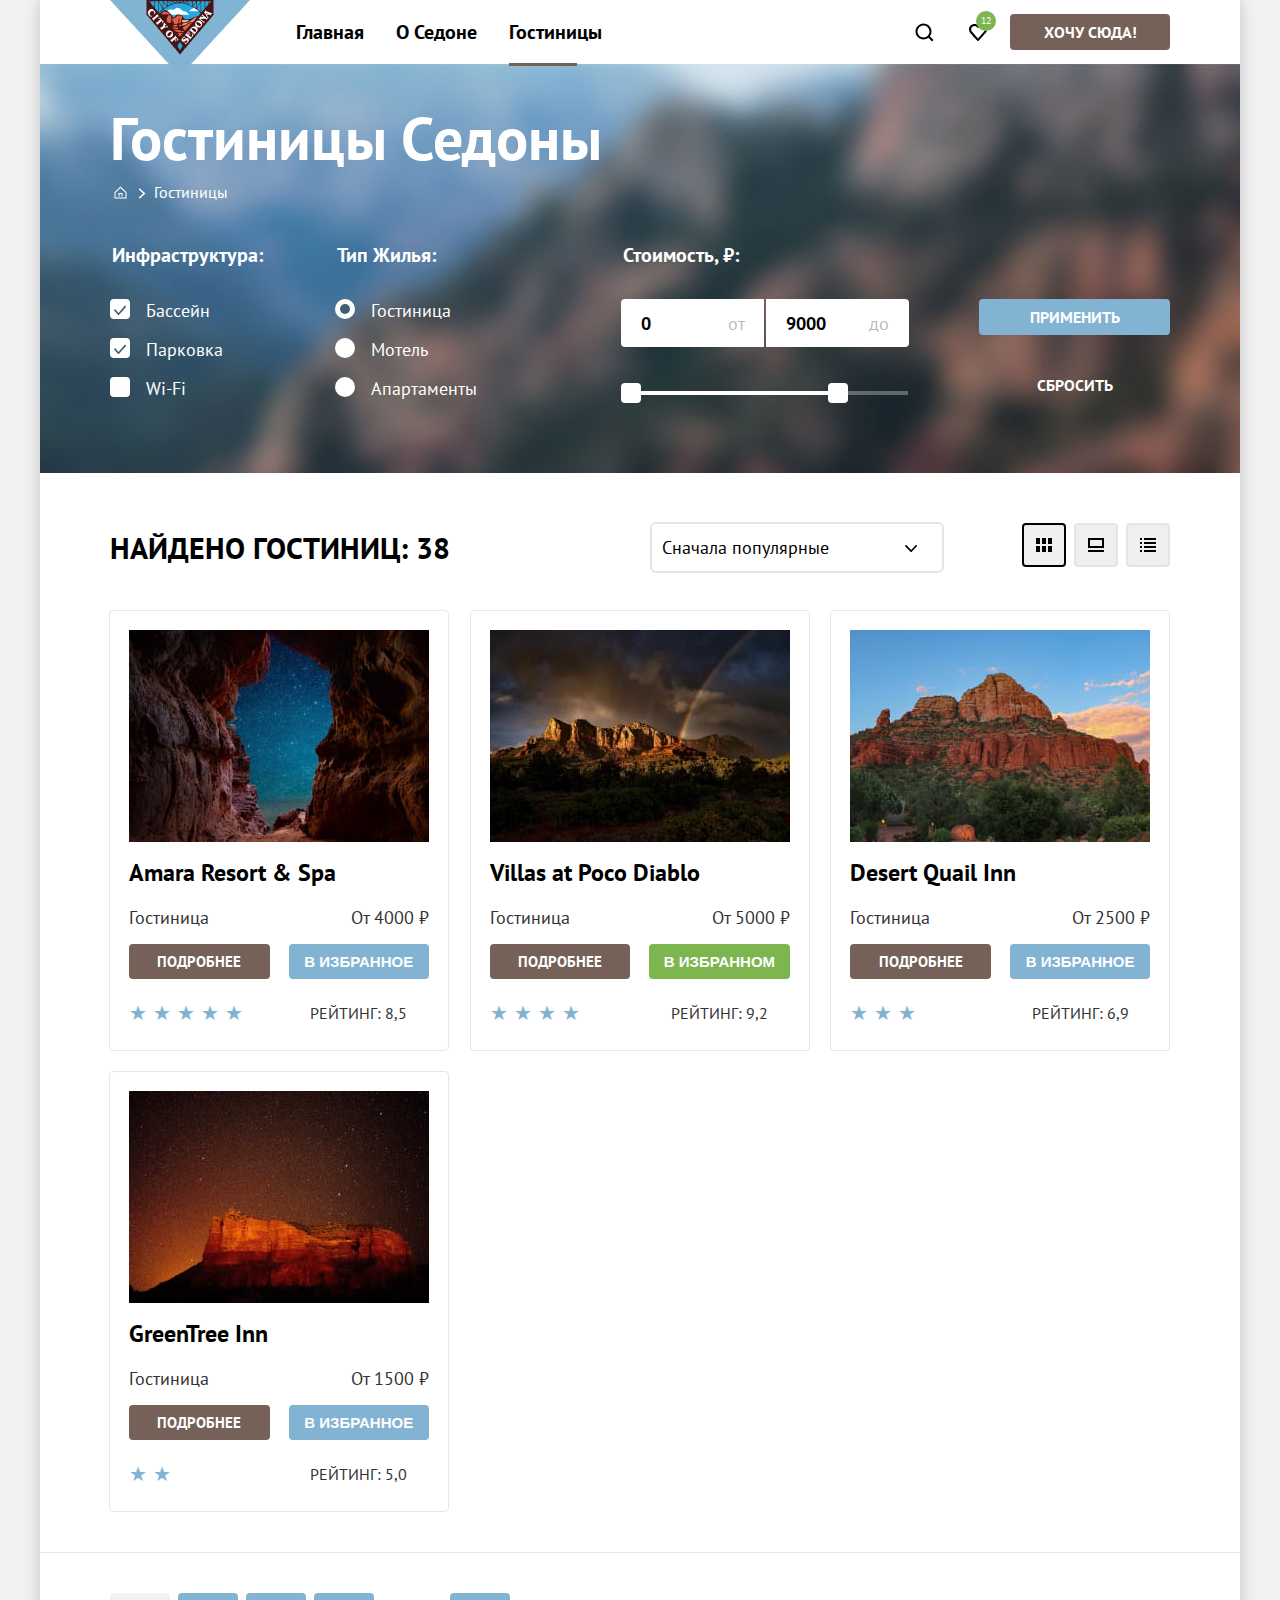
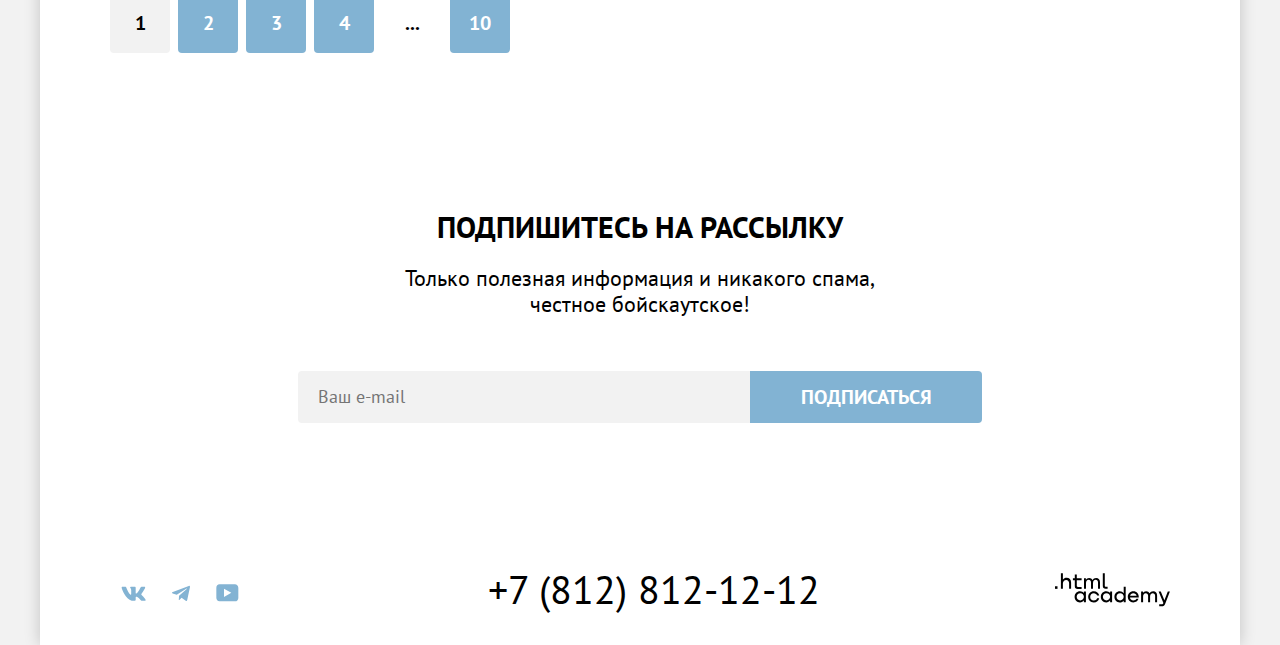
<file: 7/catalog.html>
<!DOCTYPE html>
<html lang="ru">

  <head>
    <meta charset="utf-8">
    <link rel="preconnect" href="https://fonts.googleapis.com">
    <link rel="preconnect" href="https://fonts.gstatic.com" crossorigin>
    <link href="https://fonts.googleapis.com/css2?family=PT+Sans:wght@400;700&display=swap" rel="stylesheet">
    <link rel="stylesheet" href="./css/style.css">
    <title>Каталог</title>
    <base href="https://htmlacademy-htmlcss.github.io/2468767-sedona-1/7/">
</head>

  <body>
    <div class="container">
      <header class="main-header">
        <nav class="main-header-nav">
          <a class="header-logo" href="https://htmlacademy.ru/"> <img src="./img/logo.png" alt="Логотип"></a>
          <ul class="site-navigation">
            <li class="site-navigation-item">
              <a href="./index.html" class="siti-menu-link ">Главная</a>
            </li>
            <li class="site-navigation-item">
              <a href="#" class="siti-menu-link"> О Седоне</a>
            </li>
            <li class="site-navigation-item">
              <a href="./catalog.html" class="siti-menu-link siti-menu-link-active">Гостиницы</a>
            </li>
          </ul>
          <ul class="navigation-user">
            <li class="navigation-user-item">
              <a class="navigation-user-link navigation-user-link-search " href="#">
                <svg xmlns="http://www.w3.org/2000/svg" width="19" height="19" viewBox="0 0 19 19" fill="none">
                  <path
                    d="M18.5 17.0083L14.8 13.3287C15.8 12.0359 16.5 10.3453 16.5 8.4558C16.5 4.08011 12.9 0.5 8.5 0.5C4.1 0.5 0.5 4.17956 0.5 8.55525C0.5 12.9309 4.1 16.511 8.5 16.511C10.3 16.511 12 15.9144 13.4 14.8204L17.1 18.5L18.5 17.0083ZM8.5 14.5221C5.2 14.5221 2.5 11.837 2.5 8.55525C2.5 5.27348 5.2 2.5884 8.5 2.5884C11.8 2.5884 14.5 5.27348 14.5 8.55525C14.5 11.837 11.8 14.5221 8.5 14.5221Z"
                    fill="black" />
                </svg> <span class="visually-hidden">Поиск</span></a>
            </li>
            <li class="navigation-user-item">
              <a class="navigation-user-link favourite " href="#">
                <svg class="user-menu-svg" width="18" height="17" viewBox="0 0 18 17" fill="none"
                  xmlns="http://www.w3.org/2000/svg">
                  <path
                    d="M8.9 17C8.6 17 8.3 16.9 8.1 16.6C2.7 10.5 1.4 9.1 1.1 8.7C0.4 7.8 0 6.6 0 5.4C0 2.4 2.4 0 5.5 0C6.8 0 8 0.5 9 1.3C10 0.5 11.3 0 12.5 0C15.5 0 18 2.4 18 5.4C18 6.7 17.5 7.9 16.7 8.8L9.7 16.7C9.5 16.9 9.3 17 8.9 17ZM2.9 7.5C3.2 7.9 6.4 11.5 9 14.4L15.2 7.4C15.7 6.9 15.9 6.2 15.9 5.4C15.9 3.6 14.4 2.1 12.6 2.1C11.6 2.1 10.6 2.6 9.9 3.4C9.6 3.7 9.3 3.8 9 3.8C8.7 3.8 8.4 3.6 8.2 3.4C7.5 2.6 6.5 2.1 5.5 2.1C3.7 2.1 2.2 3.6 2.2 5.4C2.1 6.3 2.5 7 2.9 7.5C2.8 7.5 2.8 7.5 2.9 7.5Z"
                    fill="currentColor" />
                </svg>
                <span class="visually-hidden">Избранное</span>
                <span class="notification-badge">12</span>
              </a>
            </li>
            <li class="navigation-user-item">
              <a class="navigation-user-link wish" href="#">Хочу сюда!</a>
            </li>
          </ul>
        </nav>
      </header>
      <main class="main-inner main-container" data-test="main">
        <section class="catalog-header">
          <header  class="catalog-header-form">
            <h1 class="inner-header-title">Гостиницы Седоны</h1>
            <ul class="breadcrumbs">
              <li class="breadcrumbs-item">
                <a class="breadcrumbs-link breadcrumbs-home-link" href="index.html">
                  <span class="visually-hidden">Главная</span>
                  <svg width="13" height="13" viewBox="0 0 13 13" fill="none" xmlns="http://www.w3.org/2000/svg">
                    <path
                      d="M6.5 0.5L0.5 6.30006V12.5001H12.5V6.30006L6.5 0.5ZM11.5 11.5001H1.5V6.70005L6.5 1.9L11.5 6.70005V11.5001Z"
                      fill="white" />
                    <path d="M4.5 10.5001H5.5V8.00005H7.5V10.5001H8.5V7.00005H4.5V10.5001Z" fill="white" />
                  </svg>
                </a>
              </li>
              <li class="breadcrumbs-item">
                <svg width="8" height="11" viewBox="0 0 8 11" fill="none" xmlns="http://www.w3.org/2000/svg">
                  <path
                    d="M6.91526 4.96875L2.16526 0.71875C1.91526 0.46875 1.41526 0.46875 1.04026 0.71875C0.665263 0.96875 0.790263 1.46875 1.04026 1.71875L5.16526 5.46875L1.16526 9.21875C0.915263 9.46875 0.915263 9.96875 1.16526 10.2188C1.16526 10.3438 1.54026 10.4688 1.66526 10.4688C1.79026 10.4688 2.04026 10.3438 2.16526 10.2188L6.91526 5.96875C7.29026 5.71875 7.29026 5.21875 6.91526 4.96875Z"
                    fill="white" />
                </svg>

              </li>
              <li class="breadcrumbs-item">
                <a class="breadcrumbs-link" href="#">Гостиницы</a>
              </li>
            </ul>
          </header>
          <header class="filters-form" data-test="filter">
            <h2 class="visually-hidden">Список гостиниц с фильтрами</h2>
            <form class="filter-catalog" action="https://echo.htmlacademy.ru/courses" method="post">
              <div class="filter-catalog-grou">
              <fieldset class="catalog-filter-group">
                <legend class="catalog-filter-title">Инфраструктура:</legend>
                <ul class="catalog-filter-list">
                  <li class="catalog-filter-item">
                    <input class="control-input visually-hidden" type="checkbox" id="pool" name="pool" checked>
                    <label class="control" for="pool">Бассейн</label>
                  </li>
                  <li class="catalog-filter-item">
                    <input class="control-input visually-hidden" type="checkbox" name="parking" id="parking" checked>
                    <label class="control" for="parking">Парковка</label>
                  </li>
                  <li class="catalog-filter-item">
                    <input class="control-input visually-hidden" type="checkbox" name="Wi-Fi" id="Wi-Fi">
                    <label class="control" for="Wi-Fi">Wi-Fi</label>
                  </li>
                </ul>
              </fieldset>
              <fieldset class="catalog-filter-group ">
                <legend class="catalog-filter-title">Тип жилья:</legend>
                <ul class="catalog-filter-list">
                  <li class="catalog-filter-item">
                    <input class="control-input visually-hidden" type="radio" id="hotel" name="hotel-group"
                      value="hotel" checked>
                    <label class="control" for="hotel">Гостиница</label>
                  </li>
                  <li class="catalog-filter-item">
                    <input class="control-input visually-hidden" type="radio" name="hotel-group" id="motel"
                      value="motel">
                    <label class="control" for="motel">Мотель</label>
                  </li>
                  <li class="catalog-filter-item">
                    <input class="control-input visually-hidden" type="radio" name="hotel-group" value="apartment"
                      id="apartment">
                    <label class="control" for="apartment">Апартаменты</label>
                  </li>
                </ul>
              </fieldset>
            </div>
            <div class="filter-catalog-grou range-group">
              <fieldset class="catalog-filter-group">
                <legend class="catalog-filter-title">Стоимость, ₽:</legend>
                <div class="price-container">
                  <label class="filter-range-control from" for="min">от</label>
                  <input type="text" name="min-interval" class="limit min" value="0" id="min">
                  <label class="filter-range-control to" for="max">до</label>
                  <input type="text" name="max-interval" class="limit max" value="9000" id="max">
                </div>
                <div class="range-container">
                  <div class="range-scale">
                    <div class="range">
                    </div>
                  </div>
                  <button class="filter-range-handle handle-min" type="button">
                    <span class="visually-hidden">Управление нижней границей стоимости</span>
                  </button>
                  <button class="filter-range-handle handle-max" type="button">
                    <span class="visually-hidden">Управление верхней границей стоимости</span>
                  </button>
                </div>
              </fieldset>
              <div class="submit-controls">
                <button class="filter-submit-controls catalog-filter-submit" type="submit">Применить</button>
                <button class="filter-submit-controls catalog-filter-reset" type="reset">Сбросить</button>
              </div>
            </div>
            </form>
          </header>
        </section>
        <section class="catalog-products" data-test="catalog">
          <div class="sorting-container">
            <h2 class="sorting">Найдено гостиниц: <span>38</span></h2>
            <select class="select-control" aria-label="Сортировка">
              <option value="popular">Сначала популярные</option>
              <option value="cheap">Сначала дешёвые</option>
              <option value="expensive">Сначала дорогие</option>
            </select>
            <ul class="view-buttons">
              <li class="view-buttons-item">
                <button class="view-button tile view-button-active" type="button">
                  <svg aria-hidden="true" focusable="false" xmlns="http://www.w3.org/2000/svg" width="16" height="14"
                    fill="none" viewBox="0 0 16 14">
                    <path fill="#000"
                      d="M4 0H0v6h4V0ZM16 0h-4v6h4V0ZM10 0H6v6h4V0ZM4 8H0v6h4V8ZM16 8h-4v6h4V8ZM10 8H6v6h4V8Z" />
                  </svg>
                  <span class="visually-hidden">Показать плиткой</span>
                </button>
              </li>
              <li class="view-buttons-item">
                <button class="view-button card" type="button">
                  <svg aria-hidden="true" focusable="false" xmlns="http://www.w3.org/2000/svg" width="16" height="14"
                    fill="none" viewBox="0 0 16 14">
                    <g fill="#000" clip-path="url(#a1)">
                      <path d="M16 12H0v2h16v-2ZM14 2v6H2V2h12Zm2-2H0v10h16V0Z" />
                    </g>
                    <defs>
                      <clipPath id="a1">
                        <path fill="#fff" d="M0 0h16v14H0z" />
                      </clipPath>
                    </defs>
                  </svg>
                  <span class="visually-hidden">Показать карточками</span>
                </button>
              </li>
              <li class="view-buttons-item">
                <button class="view-button list" type="button">
                  <svg aria-hidden="true" focusable="false" xmlns="http://www.w3.org/2000/svg" width="16" height="14"
                    fill="none" viewBox="0 0 16 14">
                    <g fill="#000" clip-path="url(#a)">
                      <path
                        d="M2 0H0v2h2V0ZM16 0H4v2h12V0ZM2 4H0v2h2V4ZM16 4H4v2h12V4ZM2 8H0v2h2V8ZM16 8H4v2h12V8ZM2 12H0v2h2v-2ZM16 12H4v2h12v-2Z" />
                    </g>
                    <defs>
                      <clipPath id="a">
                        <path fill="#fff" d="M0 0h16v14H0z" />
                      </clipPath>
                    </defs>
                  </svg>
                  <span class="visually-hidden">Показать списком</span>
                </button>
              </li>
            </ul>
          </div>
          <ul class="product-list">
            <li class="product-card">
              <a class="product-card-link" href="#">
                <img class="product-card-image" src="./img/hotel-1.jpg" width="300" height="212"
                  alt="Amara Resort & Spa">
                <h3 class="product-card-title">Amara Resort & Spa</h3>
              </a>
              <div class="card-container">
                <p class="product-card-type">Гостиница</p>
                <p class="product-card-type product-card-price">От 4000 ₽</p>
                <a class="product-card-button" href="#">подробнее</a>
                <button class="product-card-button add-favorite-button" type="button">в избранное</button>
                <div class="rating-mini">
                  <span class="active"></span>
                  <span class="active"></span>
                  <span class="active"></span>
                  <span class="active"></span>
                  <span class="active"></span>
                 </div>
                <p class="product-card-raiting">
                  Рейтинг: <span>8,5</span>
                </p>
              </div>
            </li>
            <li class="product-card">
              <a class="product-card-link" href="#">
                <img class="product-card-image" src="./img/hotel-2.jpg" width="300" height="212"
                  alt="Villas at Poco Diablo">
                <h3 class="product-card-title">Villas at Poco Diablo</h3>
              </a>
              <div class="card-container">
                <p class="product-card-type">Гостиница</p>
                <p class="product-card-type product-card-price">От 5000 ₽</p>
                <a class="product-card-button" href="#">подробнее</a>
                <button class="product-card-button add-favorite-button added-favorite-button" type="button">в
                  избранном</button>
                  <div class="rating-mini">
                    <span class="active"></span>
                    <span class="active"></span>
                    <span class="active"></span>
                    <span class="active"></span>
                   </div>
                <p class="product-card-raiting">
                  Рейтинг: <span>9,2</span>
                </p>
              </div>
            </li>
            <li class="product-card">
              <a class="product-card-link" href="#">
                <img class="product-card-image" src="./img/hotel-3.jpg" width="300" height="212" alt="Desert Quail Inn">
                <h3 class="product-card-title">Desert Quail Inn</h3>
              </a>
              <div class="card-container">
                <p class="product-card-type">Гостиница</p>
                <p class="product-card-type product-card-price">От 2500 ₽</p>
                <a class="product-card-button" href="#">подробнее</a>
                <button class="product-card-button add-favorite-button" type="button">в избранное</button>
                <div class="rating-mini">
                  <span class="active"></span>
                  <span class="active"></span>
                  <span class="active"></span>
                 </div>
                <p class="product-card-raiting">
                  Рейтинг: <span>6,9</span>
                </p>
              </div>
            </li>
            <li class="product-card">
              <a class="product-card-link" href="#">
                <img class="product-card-image" src="./img/hotel-4.jpg" width="300" height="212" alt="GreenTree Inn">
                <h3 class="product-card-title">GreenTree Inn</h3>
              </a>
              <div class="card-container">
                <p class="product-card-type">Гостиница</p>
                <p class="product-card-type product-card-price">От 1500 ₽</p>
                <a class="product-card-button" href="#">подробнее</a>
                <button class="product-card-button add-favorite-button" type="button">в избранное</button>
                <div class="rating-mini">
                  <span class="active"></span>
                  <span class="active"></span>
                 </div>
                <p class="product-card-raiting">
                  Рейтинг: <span>5,0</span>
                </p>
              </div>
            </li>
          </ul>
          <ul class="pagination">
            <li class="pagination-item">
              <a class="pagination-link pagination-current" href="#">1</a>
            </li>
            <li class="pagination-item">
              <a class="pagination-link" href="#">2</a>
            </li>
            <li class="pagination-item">
              <a class="pagination-link" href="#">3</a>
            </li>
            <li class="pagination-item">
              <a class="pagination-link" href="#">4</a>
            </li>
            <li class="pagination-item">
              <a class="pagination-link pagination-more" href="#">...</a>
            </li>
            <li class="pagination-item">
              <a class="pagination-link" href="#">10</a>
            </li>
          </ul>
        </section>
        <section class="newsletter newsletter-index newsletter-catalog" data-test="newsletter">
          <div class="wrapper">
            <h2 class="title">Подпишитесь на рассылку</h2>
            <p class="reasons">Только полезная информация и никакого спама,<br> честное бойскаутское!</p>
          </div>
          <form class="newsletter-form" action="https://htmlacademy.ru/" method="post">
            <label class="visually-hidden" for="user-email">Ваш e-mail</label>
            <input class="newsletter-input" type="email" id="user-email" name="user-email" placeholder="Ваш e-mail"
              required>
            <button class="newsletter-button" type="submit">Подписаться</button>
          </form>
        </section>
      </main>
      <footer class="main-footer" data-test="">
        <section class="social-network">
          <h2 class="visually-hidden">Социальные сети</h2>
          <ul class="social-list">
            <li class="social-list-item">
              <a class="social-list-link" href="https://vk.com/htmlacademy">
                <svg width="25" height="15" viewBox="0 0 25 15" fill="none" xmlns="http://www.w3.org/2000/svg">
                  <g id="Social">
                    <path id="Vector" fill-rule="evenodd" clip-rule="evenodd"
                      d="M24.1164 1.80445C24.2824 1.25845 24.1164 0.856445 23.3214 0.856445H20.6964C20.0284 0.856445 19.7204 1.20345 19.5534 1.58645C19.5534 1.58645 18.2184 4.78245 16.3274 6.85845C15.7154 7.46045 15.4374 7.65145 15.1034 7.65145C14.9364 7.65145 14.6854 7.46045 14.6854 6.91345V1.80445C14.6854 1.14845 14.5014 0.856445 13.9454 0.856445H9.81738C9.40038 0.856445 9.14938 1.16045 9.14938 1.44945C9.14938 2.07045 10.0954 2.21445 10.1924 3.96245V7.76045C10.1924 8.59345 10.0394 8.74444 9.70538 8.74444C8.81538 8.74444 6.65038 5.53345 5.36538 1.85945C5.11638 1.14445 4.86438 0.856445 4.19338 0.856445H1.56638C0.816382 0.856445 0.666382 1.20345 0.666382 1.58645C0.666382 2.26845 1.55638 5.65645 4.81138 10.1374C6.98138 13.1974 10.0364 14.8564 12.8194 14.8564C14.4884 14.8564 14.6944 14.4884 14.6944 13.8534V11.5404C14.6944 10.8034 14.8524 10.6564 15.3814 10.6564C15.7714 10.6564 16.4384 10.8484 17.9964 12.3234C19.7764 14.0724 20.0694 14.8564 21.0714 14.8564H23.6964C24.4464 14.8564 24.8224 14.4884 24.6064 13.7604C24.3684 13.0364 23.5184 11.9854 22.3914 10.7384C21.7794 10.0284 20.8614 9.26345 20.5824 8.88045C20.1934 8.38945 20.3044 8.17044 20.5824 7.73345C20.5824 7.73345 23.7824 3.30745 24.1154 1.80445H24.1164Z"
                      fill="#83B3D3" />
                  </g>
                </svg> <span class="visually-hidden">Вконтакте</span> </a>
            </li>
            <li class="social-list-item">
              <a class="social-list-link" href="https://t.me/htmlacademy">
                <svg width="18" height="17" viewBox="0 0 18 17" fill="none" xmlns="http://www.w3.org/2000/svg">
                  <g id="Social">
                    <path id="Vector"
                      d="M16.785 0.955705L0.840489 7.1042C-0.247661 7.54126 -0.241365 8.14828 0.640845 8.41897L4.73445 9.69597L14.2058 3.72014C14.6537 3.44766 15.0629 3.59424 14.7265 3.89281L7.05283 10.8183H7.05103L7.05283 10.8192L6.77045 15.0387C7.18413 15.0387 7.36669 14.8489 7.59871 14.625L9.58705 12.6915L13.7229 15.7464C14.4855 16.1664 15.0332 15.9506 15.2229 15.0405L17.9379 2.2453C18.2158 1.13107 17.5126 0.626562 16.785 0.955705Z"
                      fill="#83B3D3" />
                  </g>
                </svg>
                <span class="visually-hidden">Телеграмм</span>
              </a>
            </li>
            <li class="social-list-item">
              <a class="social-list-link" href="https://www.youtube.com/user/htmlacademyru">
                <svg width="23" height="18" viewBox="0 0 23 18" fill="none" xmlns="http://www.w3.org/2000/svg">
                  <path
                    d="M18.9402 0.356445H3.50738C1.64668 0.356445 0.333252 1.9502 0.333252 3.75645V13.8502C0.333252 15.7627 1.64668 17.3564 3.50738 17.3564H19.1591C20.8009 17.3564 22.3333 15.7627 22.3333 13.9564V3.75645C22.1143 1.9502 20.8009 0.356445 18.9402 0.356445ZM7.99494 12.8939V4.81894L15.3283 8.85645L7.99494 12.8939Z"
                    fill="#83B3D3" />
                </svg>
                <span class="visually-hidden">youtube</span>
              </a>
            </li>
          </ul>
        </section>
        <section class="contacts">
          <h2 class="visually-hidden">Контакты</h2>
          <div>
            <a class="footer-phone" href="tel:+78128121212">+7 (812) 812-12-12</a>
          </div>
        </section>
        <section class="developer">
          <h2 class="visually-hidden">Разработчик</h2>
          <a class="copyright" href="https://htmlacademy.ru">
            <svg class="htmlacademy-logo" role="img" aria-label="Логотип HTML Academy" width="115" height="34"
              viewBox="0 0 115 34" fill="none" xmlns="http://www.w3.org/2000/svg">
              <path d="M0 13.2564V15.8564H2.5V13.2564H0Z" fill="currentColor" />
              <path
                d="M11.6 4.85645C10 4.85645 8.8 5.55645 8 6.55645H7.9V0.356445H5.9V15.8564H7.9V10.5564C7.9 8.45645 9.2 6.95645 11.2 6.95645C13 6.95645 14.1 8.35645 14.1 10.1564V15.8564H16.1V9.75644C16.2 6.75644 14.3 4.85645 11.6 4.85645Z"
                fill="currentColor" />
              <path
                d="M26.6 5.15645H21.8V1.45645H19.8V5.25645H17.9V7.25645H19.8V13.2564C19.8 14.9564 20.8 15.9564 22.5 15.9564H26.6V13.9564H22.9C22.2 13.9564 21.8 13.5564 21.8 12.8564V7.15645H26.6V5.15645Z"
                fill="currentColor" />
              <path
                d="M41.1 4.95645C39.5 4.95645 38.2 5.75644 37.6 7.05645H37.5C36.9 5.85645 35.7 4.95645 34.1 4.95645C32.7 4.95645 31.6 5.75645 31 6.75645H30.9V5.15645H29V15.7564H31V10.3564C31 8.35645 32 6.85645 33.6 6.85645C35.1 6.85645 36 7.85645 36 9.45645V15.7564H38V10.1564C38 7.75645 39.4 6.85645 40.6 6.85645C42.1 6.85645 43 7.85645 43 9.45645V15.7564H45V9.25644C45.1 6.75644 43.6 4.95645 41.1 4.95645Z"
                fill="currentColor" />
              <path
                d="M47.8 13.0564C47.8 14.7564 48.8 15.7564 50.6 15.7564H52.6V13.7564H50.9C50.2 13.7564 49.8 13.3564 49.8 12.6564V0.356445H47.8V13.0564Z"
                fill="currentColor" />
              <path
                d="M28.9 20.0564C28 18.9564 26.7 18.2564 25 18.2564C21.9 18.2564 19.6 20.5564 19.6 23.8564C19.6 27.1564 21.9 29.4564 25 29.4564C26.8 29.4564 28 28.6564 28.8 27.5564H28.9V29.1564H30.9V18.5564H28.9V20.0564ZM25.3 27.4564C23.1 27.4564 21.7 25.8564 21.7 23.8564C21.7 21.8564 23.1 20.2564 25.3 20.2564C27.5 20.2564 28.9 21.8564 28.9 23.8564C28.9 25.7564 27.5 27.4564 25.3 27.4564Z"
                fill="currentColor" />
              <path
                d="M44.2 22.3564C43.7 19.9564 41.6 18.2564 38.8 18.2564C35.4 18.2564 33.2 20.7564 33.2 23.8564C33.2 26.9564 35.4 29.4564 38.8 29.4564C41.6 29.4564 43.7 27.6564 44.2 25.2564H42.1C41.7 26.5564 40.4 27.5564 38.8 27.5564C36.6 27.5564 35.2 25.9564 35.2 23.9564C35.2 21.9564 36.6 20.3564 38.8 20.3564C40.4 20.3564 41.6 21.3564 42.1 22.5564H44.2V22.3564Z"
                fill="currentColor" />
              <path
                d="M55.1 20.0564C54.2 18.9564 52.9 18.2564 51.2 18.2564C48.1 18.2564 45.8 20.5564 45.8 23.8564C45.8 27.1564 48.1 29.4564 51.2 29.4564C53 29.4564 54.2 28.6564 55 27.5564H55.1V29.1564H57.1V18.5564H55.1V20.0564ZM51.5 27.4564C49.3 27.4564 47.9 25.8564 47.9 23.8564C47.9 21.8564 49.3 20.2564 51.5 20.2564C53.7 20.2564 55.1 21.8564 55.1 23.8564C55.1 25.7564 53.6 27.4564 51.5 27.4564Z"
                fill="currentColor" />
              <path
                d="M68.7 20.1564C67.8 19.0564 66.5 18.2564 64.8 18.2564C61.7 18.2564 59.4 20.5564 59.4 23.8564C59.4 27.1564 61.6 29.4564 64.8 29.4564C66.5 29.4564 67.8 28.6564 68.6 27.6564H68.7V29.1564H70.7V13.7564H68.7V20.1564ZM65.1 27.4564C62.9 27.4564 61.5 25.8564 61.5 23.8564C61.5 21.8564 62.9 20.2564 65.1 20.2564C67.3 20.2564 68.7 21.8564 68.7 23.8564C68.6 25.8564 67.2 27.4564 65.1 27.4564Z"
                fill="currentColor" />
              <path
                d="M78.3 18.2564C75 18.2564 72.8 20.7564 72.8 23.8564C72.8 26.8564 74.9 29.4564 78.3 29.4564C80.8 29.4564 82.8 28.1564 83.5 25.8564H81.4C80.9 26.8564 79.8 27.4564 78.4 27.4564C76.5 27.4564 75.1 26.1564 75 24.5564H83.8C84 20.9564 81.8 18.2564 78.3 18.2564ZM78.3 20.1564C80 20.1564 81.3 21.1564 81.6 22.7564H75.1C75.4 21.2564 76.6 20.1564 78.3 20.1564Z"
                fill="currentColor" />
              <path
                d="M98.2 18.2564C96.6 18.2564 95.3 19.0564 94.6 20.2564H94.5C93.9 19.0564 92.7 18.2564 91.1 18.2564C89.7 18.2564 88.6 18.9564 88 20.0564V18.5564H86.1V29.1564H88.1V23.7564C88.1 21.7564 89.1 20.3564 90.7 20.2564C92.2 20.2564 93.1 21.2564 93.1 22.8564V29.1564H95.1V23.5564C95.1 21.1564 96.5 20.2564 97.7 20.2564C99.2 20.2564 100.1 21.2564 100.1 22.8564V29.1564H102.1V22.6564C102.2 20.0564 100.7 18.2564 98.2 18.2564Z"
                fill="currentColor" />
              <path
                d="M109.4 27.3564L105.8 18.4564H103.6L108.4 30.0564C108.1 30.9564 107.7 31.2564 106.7 31.2564H104.2V33.2564H106.7C108.5 33.2564 109.5 32.4564 110.2 30.6564L114.9 18.4564H112.8L109.4 27.3564Z"
                fill="currentColor" />
            </svg>
          </a>
        </section>
      </footer>
    </div>
  </body>

</html>
</file>
<file: css/style.css>
/*
* Prefixed by https://autoprefixer.github.io
* PostCSS: v8.4.14,
* Autoprefixer: v10.4.7
* Browsers: last 2 versions
*/

*,
*::before,
*::after {
  box-sizing: border-box;
}

html {
  height: 100%;
}

@font-face {
  font-family: "PT Sans";
  font-style: normal;
  font-weight: 400;
  src: url("../fonts/ptsans-400.woff2") format("woff2");
  font-display: swap;
}

@font-face {
  font-family: "PT Sans";
  font-style: normal;
  font-weight: 700;
  src: url("../fonts/ptsans-700.woff2") format("woff2");
  font-display: swap;
}

body {
  margin: 0;
  font-family: "PT Sans", sans-serif;
  font-weight: 400;
  color: #000000;
  background: #f2f2f2;
  min-width: 1200px;
  width: 100%;
}

.visually-hidden {
  position: absolute;
  width: 1px;
  height: 1px;
  margin: -1px;
  border: 0;
  padding: 0;
  white-space: nowrap;
  clip-path: inset(100%);
  clip: rect(0 0 0 0);
  overflow: hidden;
}

.container {
  width: 1200px;
  background-color: rgba(255, 255, 255);
  margin: 0 auto;
  box-shadow: 0 0 15px rgba(0, 0, 0, 0.2);
  min-height: 100vh;
  display: -webkit-box;
  display: -ms-flexbox;
  display: flex;
  -webkit-box-orient: vertical;
  -webkit-box-direction: normal;
  -ms-flex-direction: column;
  flex-direction: column;
}

.main-header {
  position: relative;
}

.header-logo {
  margin-bottom: -5px;

}

.header-logo:hover {
  opacity: 0.6;
}

.header-logo:focus {
  outline: none;
  opacity: 0.6;
}

.header-logo:active {
  opacity: 0.3;
}

.main-header-nav {
  display: -webkit-box;
  display: -ms-flexbox;
  display: flex;
  webkit-box-pack: justify;
  -ms-flex-pack: justify;
  padding: 0 70px;
  -webkit-box-align: start;
  -ms-flex-align: start;
  align-items: flex-start;
  gap: 30px;
}

.main-index {
  -webkit-box-flex: 1;
  -ms-flex-positive: 1;
  flex-grow: 1;
}

.site-navigation {
  margin: 0;
  margin-right: auto;
  padding: 0;
  list-style: none;
  display: -webkit-box;
  display: -ms-flexbox;
  display: flex;
  -ms-flex-wrap: wrap;
  flex-wrap: wrap;
  align-items: center;
}

.siti-menu-link {
  font-size: 20px;
  font-weight: 700;
  line-height: 24px;
  text-transform: capitalize;
  text-decoration: none;
  position: relative;
  display: block;
  color: #000000;
  padding: 20px 16px;
}

.siti-menu-link:hover {
  color: #756157;

}

.siti-menu-link:focus {
  outline: none;
  color: #756157;
}

.siti-menu-link:active {
  color: rgba(117, 97, 87, 0.3);
}

.siti-menu-link-active::after {
  content: "";
  width: 68px;
  height: 3px;
  background: #756257;
  position: absolute;
  bottom: -2px;
  left: 16px;
}

.catalog::after {
  content: "";
  width: 94px;
  height: 3px;
  background: #756257;
  position: absolute;
  bottom: -2px;
  left: 16px;
}

.navigation-user {
  margin: 0;
  padding: 14px 0 13px;
  list-style: none;
  display: -webkit-box;
  display: -ms-flexbox;
  display: flex;
  flex-wrap: wrap;
  gap: 10px;
}

.navigation-user-link {
  width: 44px;
  height: 100%;
  display: flex;
  justify-content: center;
  align-items: center;
  background-color: #ffffff;
  color: #000000;
}

.navigation-user-link:hover {
  color: #756157;
}

.navigation-user-link:focus {
  outline: none;
  color: #756157;
}

.navigation-user-link:active {
  color: rgba(117, 97, 87, 0.3);
}

.favourite {
  position: relative;
  left: -9px;
}

.notification-badge {
  position: absolute;
  top: -3px;
  right: 4px;
  font-size: 10px;
  font-weight: 400;
  line-height: 10px;
  text-align: center;
  text-decoration: none;
  color: #ffffff;
  min-width: 20px;
  height: 20px;
  border-radius: 10px;
  background: #7db54f;
  display: -webkit-box;
  display: -ms-flexbox;
  display: flex;
  -webkit-box-pack: center;
  -ms-flex-pack: center;
  justify-content: center;
  -webkit-box-align: center;
  -ms-flex-align: center;
  align-items: center;
  padding: 0 3px;
  -webkit-box-sizing: border-box;
  box-sizing: border-box;
}

.wish {
  display: block;
  min-width: 160px;
  padding: 8px 7px;
  background: #756157;
  border-radius: 4px;
  font-size: 16px;
  font-weight: 700;
  line-height: 20px;
  text-align: center;
  text-decoration: none;
  text-transform: uppercase;
  -webkit-box-sizing: border-box;
  box-sizing: border-box;
}

.wish {
  background-color: #756157;
  color: #ffffff;
}

.wish:hover {
  background-color: #615048;
  color: #ffffff;
}

.wish:focus {
  background-color: #615048;
  outline: none;
}

.wish:active {
  background-color: #756157;
  color: rgba(255, 255, 255, 0.302);
}

.welcome {
  background-color: #79909e;
  background-image: url(../img/vector-welcome.svg), url("../img/index-background.jpg");
  padding: 51px 16px 82px;
  background-size: 100% auto, cover;
  background-repeat: no-repeat;
  background-position: left bottom, left top;
  width: 1200px;
  min-height: 485px;
  -webkit-box-sizing: border-box;
  box-sizing: border-box;
  margin-top: -5px;
}

.welcome-image {
  display: block;
  margin: 0 auto;
}


.slogan-caption-text {
  display: flex;
  flex-direction: column;
  align-items: center;
  justify-content: center;
  gap: 24px;
  padding: 72px 16px 69px;
  width: 100%;
  height: 100%;
  margin-bottom: 21px;
}

.slogan-title-reviews {
  padding: 64px 16px 50px;
  gap: 20px;
}

.slogan-caption {
  font-size: 30px;
  font-weight: 700;
  line-height: 33px;
  text-align: center;
  text-transform: uppercase;
  background-color: #ffffff;
  margin: 0;
}

.slogan-reviews {
  line-height: 36px;
}

.search-title {
  margin-bottom: 0;
}

.search {
  margin-bottom: 6px;
}

.slogan-text {
  text-align: center;
  font-size: 22px;
  font-weight: 400;
  line-height: 26px;
  margin: 0;
  color: #333333;
}

.advantages-list {
  display: grid;
  grid-template-columns: 1fr 1fr 1fr;
  grid-auto-rows: minmax(385px, 1fr);
  height: 100%;
  width: 100%;
}

.advantages-list-item img {
  display: block;
  height: 100%;
  width: 100%;
}

.advantages-list-item:nth-child(7n+2),
.advantages-list-item:nth-child(7n+6) {
  grid-column: span 2;

}

.list-reset {
  padding: 0;
  margin: 0;
  list-style: none;
}

.advantages-title {
  margin: 0 auto 32px;
  padding: 0 0 30px;
  list-style: none;
  font-size: 24px;
  font-weight: 700;
  line-height: 28px;
  text-align: center;
  text-transform: uppercase;
  position: relative;
}

.advantages-title::before {
  content: "";
  position: absolute;
  bottom: 0;
  left: 50%;
  -webkit-transform: translateX(-50%);
  transform: translateX(-50%);
  width: 60px;
  height: 2px;
  background-color: rgba(0, 0, 0, 0.3);
}


.blok-advantages .advantages-title::before {
  background-color: rgba(255, 255, 255, 0.3);
}

.advantages-texts {
  margin: 0 auto;
  padding: 0;
  list-style: none;
  text-align: center;
  font-size: 18px;
  font-style: normal;
  font-weight: 400;
  line-height: 21px;
  color: #333333;
}

.advantages-list-item {
  background-color: rgba(131, 179, 211, 0.2);
}

.advantages-list-item:nth-child(7n+3),
.advantages-list-item:nth-child(7n+5) {
  background-color: rgba(131, 179, 211, 0.1);
}

.advantages-container {
  display: flex;
  flex-direction: column;
  align-items: center;
  justify-content: center;
  width: 100%;
  height: 100%;
  padding: 96px 84px
}

.blok-advantages .advantages-container {
  background-color: #82b3d3;
  color: #ffffff;
}

.blok-advantages .advantages-texts {
  color: #ffffff;
}

.features-list {
  margin: 0;
  padding: 0;
  list-style: none;
  display: -webkit-box;
  display: -ms-flexbox;
  display: flex;
  -ms-flex-wrap: wrap;
  flex-wrap: wrap;
}

.features-list-item {
  -webkit-box-sizing: border-box;
  box-sizing: border-box;
  padding: 80px 85px;
  background-color: rgba(131, 179, 211, 0.122);
  background-repeat: no-repeat;
  display: flex;
  flex-direction: column;
  align-items: center;
  align-content: center;
  gap: 28px;
  margin: 0;
}

.souvenir {
  gap: 25px;
}

.features-list-item:nth-child(2n) {
  background-color: #ffffff;
}

.features-title {
  margin: 0;
  padding: 0;
  list-style: none;
  text-align: center;
  font-size: 24px;
  font-weight: 700;
  line-height: 28px;
  text-transform: uppercase;
}

.features-description {
  margin: 0 auto;
  padding: 0;
  list-style: none;
  text-align: center;
  font-size: 18px;
  font-weight: 400;
  line-height: 21px;
  width: 230px;
  color: #333333;
}

.search-button {
  display: block;
  min-width: 376px;
  padding: 8px 34px;
  background: #756157;
  border-radius: 4px;
  font-size: 20px;
  font-weight: 700;
  line-height: 36px;
  text-align: center;
  text-decoration: none;
  color: #ffffff;
  text-transform: uppercase;
  -webkit-box-sizing: border-box;
  box-sizing: border-box;
}

.search-button:hover {
  background-color: #615048;
}

.search-button:focus {
  background-color: #615048;
  outline: none;
}

.search-button:active {
  background-color: #756157;
  color: rgba(255, 255, 255, 0.302);
}


.newsletter .newsletter-theme-custom {
  text-align: center;
  padding-top: 2px;
  padding-bottom: 86px;
  width: 592px;
  margin: 0 auto;
}

.newsletter {
  padding: 96px 16px 90px 16px;
  display: flex;
  flex-direction: column;
  align-items: center;
  gap: 54px;
  width: 100%;
  height: 100%;

}

.wrapper {
  display: flex;
  flex-direction: column;
  align-items: center;
  gap: 20px;
}

.newsletter-index {
  background: #79909e url("../img/subscribe.jpg") 0 0/cover no-repeat;
  color: #ffffff;
  padding: 104px 16px 104px;

}

.title {
  padding: 0;
  list-style: none;
  font-size: 30px;
  font-weight: 700;
  line-height: 36px;
  text-align: center;
  text-transform: uppercase;
  min-width: 600px;
  margin: 0;
}

.reasons {
  font-size: 22px;
  font-weight: 400;
  line-height: 26px;
  text-align: center;
  display: block;
  margin: 0;
  padding: 0;
  width: 600px;
  color: #333333;
}

.reasons-index {
  color: #ffffff;
}

.newsletter-form {
  max-width: 684px;
  display: -webkit-box;
  display: -ms-flexbox;
  display: flex;
  margin: 0 auto;
}

.newsletter-input {
  width: 452px;
  min-height: 52px;
  border: none;
  border-radius: 4px 0 0 4px;
  font-family: inherit;
  font-size: 18px;
  font-weight: 400;
  line-height: 24px;
  padding-left: 20px;
  -webkit-box-sizing: border-box;
  box-sizing: border-box;
  padding-right: 20px;
  background-color: #f2f2f2;
}

.newsletter-input:hover {
  background-color: #e6e6e6;
}

.newsletter-input:focus {
  outline: 3px solid #83b3d3;
}

.newsletter-input:active {
  outline: 3px solid #83b3d3;
}

.newsletter-button {
  font-size: 20px;
  font-weight: 700;
  line-height: 36px;
  color: #ffffff;
  text-transform: uppercase;
  width: 232px;
  border: none;
  background-color: #82b3d3;
  border-radius: 0 4px 4px 0;
  font-family: inherit;
  cursor: pointer;
}

.newsletter-button:hover {
  background-color: #68a2ca;
}

.newsletter-button:focus {
  background-color: #68a2ca;
  outline: none;
}

.newsletter-button:active {
  background-color: #82b3d3;
  color: rgba(255, 255, 255, 0.302);
}

.main-footer {
  display: -webkit-box;
  display: -ms-flexbox;
  display: flex;
  -webkit-box-pack: justify;
  -ms-flex-pack: justify;
  justify-content: space-between;
  padding: 36px 70px 30px;
  -webkit-box-align: start;
  -ms-flex-align: start;
  align-items: center;
}

.social-list {
  display: -webkit-box;
  display: -ms-flexbox;
  display: flex;
  margin: 0 auto;
  padding: 0;
  list-style: none;
  width: 142px;
  -ms-flex-wrap: wrap;
  flex-wrap: wrap;
}

.social-list-link {
  position: relative;
  display: -webkit-box;
  display: -ms-flexbox;
  display: flex;
  -webkit-box-pack: center;
  -ms-flex-pack: center;
  justify-content: center;
  -webkit-box-align: center;
  -ms-flex-align: center;
  align-items: center;
  width: 47px;
  height: 40px;
  color: #83b3d3;
  cursor: pointer;
}

.social-list-link:hover {
  color: #68a2ca;
}

.social-list-link:focus {
  outline: none;
  color: #68a2ca;
}

.social-list-link:active {
  color: hsla(204, 48%, 60%, 0.3);
}

.footer-phone {
  font-size: 40px;
  text-decoration: none;
  color: #000000;
}

.footer-phone:hover {
  color: #756157;
}

.footer-phone:focus {
  color: #756157;
  outline: none;
}

.footer-phone:focus {
  color: #756157;
  outline: none;
}

.footer-phone:active {
  color: rgba(117, 97, 87, 0.302);
}

.copyright {
  color: #000000;
}

.copyright:hover {
  color: #756157;
}

.copyright:focus {
  color: #756157;
}

.copyright:active {
  color: rgba(117, 97, 87, 0.302);
}

.modal-container {
  position: fixed;
  top: 0;
  left: 0;
  z-index: 1000;
  display: -webkit-box;
  display: -ms-flexbox;
  display: flex;
  width: 100%;
  height: 100%;
  background-color: rgba(242, 242, 242, 0.8);
  -webkit-box-pack: center;
  -ms-flex-pack: center;
  justify-content: center;
  -webkit-box-align: center;
  -ms-flex-align: center;
  align-items: center;
}

.modal {
  position: relative;
  background-color: #ffffff;
  padding: 64px 70px;
  width: 717px;
  min-height: 576px;
  border-radius: 30px;
  -webkit-box-sizing: border-box;
  box-sizing: border-box;
}

.hidden {
  display: none;
}

.modal-close-button {
  position: absolute;
  padding: 0;
  top: 64px;
  right: 52px;
  width: 52px;
  height: 52px;
  border: none;
  cursor: pointer;
  background: #f2f2f2 center no-repeat;
  border-radius: 50%;
  display: -webkit-box;
  display: -ms-flexbox;
  display: flex;
  -webkit-box-pack: center;
  -ms-flex-pack: center;
  justify-content: center;
  -webkit-box-align: center;
  -ms-flex-align: center;
  align-items: center;
}

.modal-close-button::before {
  content: "";
  width: 14px;
  height: 14px;
  background-image: url("../img/close.svg");
}

.modal-close-button:hover {
  background-color: #e6e6e6;
}

.modal-close-button:focus {
  background-color: #e6e6e6;
  outline: 3px solid #83b3d3;
}

.modal-close-button:active {
  outline: none;
}

.modal-close-button:active::before {
  opacity: 0.3;
}

.modal-title {
  margin: 0;
  margin-bottom: 64px;
  font-size: 30px;
  font-weight: 700;
  line-height: 36px;
  text-align: left;
  color: #000000;
  text-transform: uppercase;
}

.modal-row {
  display: -webkit-box;
  display: -ms-flexbox;
  display: flex;
  -webkit-box-pack: justify;
  -ms-flex-pack: justify;
  justify-content: space-between;
  align-items: baseline;
  margin-bottom: 20px;
}

.modal-departure {
  margin: 0;
  padding-top: 5px;
  margin-bottom: 45px;
}

.modal-label {
  width: 125px;
  display: block;
  font-size: 20px;
  font-weight: 700;
  line-height: 24px;
  padding-top: 11px;
  text-transform: capitalize;
}

.modal-block {
  width: 440px;
  min-height: 73px;
}

.modal-input {
  width: 440px;
  height: 48px;
  display: block;
  font-family: inherit;
  font-size: 18px;
  font-weight: 700;
  line-height: 24px;
  text-align: left;
  padding: 0 57px 0 20px;
  -webkit-box-sizing: border-box;
  box-sizing: border-box;
  border: none;
  border-radius: 4px;
  background: #f2f2f2 url("../img/date.svg") no-repeat right 20px top 14px;
}

.modal-input:hover {
  background-color: #e6e6e6;
}

.modal-input:focus {
  outline: 3px solid #83b3d3;
  background-color: #e6e6e6;
}

.modal-message {
  padding: 4px 0 0 21px;
  margin: 0;
  font-size: 16px;
  font-weight: 400;
  line-height: 21px;
  text-align: left;
  color: #333333;
}

.error {
  color: #ff0000;
}

.modal-wrapper {
  width: 247px;
  display: -webkit-box;
  display: -ms-flexbox;
  display: flex;
  -webkit-box-pack: justify;
  -ms-flex-pack: justify;
  justify-content: space-between;
}

.modal-wrapper-children {
  width: 241px;
}

.modal-complex {
  width: 110px;
  height: 48px;
  display: -webkit-box;
  display: -ms-flexbox;
  display: flex;
}

.modal-button {
  width: 40px;
  height: 48px;
  border: none;
  background-color: #f2f2f2;
  display: -webkit-box;
  display: -ms-flexbox;
  display: flex;
  -webkit-box-pack: center;
  -ms-flex-pack: center;
  justify-content: center;
  -webkit-box-align: center;
  -ms-flex-align: center;
  align-items: center;
  position: relative;
}

.modal-button {
  color: rgba(117, 97, 87, 0.3);
}

.modal-button:hover {
  color: #000000;
}

.modal-button:focus {
  outline: none;
  color: #000000;
}

.modal-button:active {
  outline: none;
  color: rgba(117, 97, 87, 0.3);
}

.modal-button:focus::before {
  content: "";
  width: 20px;
  height: 20px;
  position: absolute;
  top: 14px;
  left: 8px;
  border-radius: 4px;
  outline: 3px solid #82b3d3;
}

.modal-button:active::before {
  display: none;
}

.modal-complex-input {
  width: 31px;
  height: 46px;
  border: none;
  background-color: #f2f2f2;
  text-align: center;
  font-family: inherit;
  font-size: 18px;
  font-weight: 700;
  line-height: 20px;
}

.modal-complex-input::-webkit-outer-spin-button,
.modal-complex-input::-webkit-inner-spin-button {
  -webkit-appearance: none;
  margin: 0;
}

.modal-complex-input {
  -moz-appearance: textfield;
}

.modal-complex-input:hover {
  background-color: #e6e6e6;
}

.modal-complex-input:focus {
  outline: 3px solid #83b3d3;
  background-color: #e6e6e6;
  position: relative;
  z-index: 5;
}

.tooltip-container-button {
  display: flex;
  gap: 10px;
  align-items: center;
  padding: 11px 0;
}

.modal-label-children {
  padding: 0;
}

.tooltip-button {
  min-width: 26px;
  min-height: 26px;
  background-color: #83b3d3;
  border-radius: 13px;
  border: none;
}

.tooltip-button:hover {
  background-color: #68a2ca;
}

.tooltip-button:focus {
  outline: none;
  background-color: #68a2ca;
}

.tooltip-button:active svg {
  opacity: 0.3;
}

.tooltip-container:hover .tooltip-wrapper {
  display: block;
}

.tooltip-button:focus + .tooltip-wrapper {
  display: block;
}

.tooltip-text {
  font-family: "PT Sans", sans-serif;
  background-color: #333333;
  color: #FFFFFF;
  font-size: 16px;
  line-height: 20px;
  font-weight: 400;
  text-transform: none;
  padding: 20px 18px 18px 22px;
  border-radius: 10px;
  width: 256px;
  position: absolute;
  bottom: 100%;
  left: 50%;
  z-index: 1;
  transform: translateX(-3%) translateY(403%);
  display: none;
}

.tooltip-text::before {
  content: "";
  width: 13px;
  height: 13px;
  position: absolute;
  top: -7px;
  left: 50%;
  -webkit-transform: translateX(-50%) rotate(-45deg);
  transform: translateX(-50%) rotate(-45deg);
  background-color: #323232;
}

.tooltip-container .modal-label {
  display: inline-block;
  width: auto;
}


.modal-submit {
  background-color: #83b3d3;
  display: block;
  border-radius: 10px;
  color: #ffffff;
  font-family: inherit;
  font-size: 20px;
  font-weight: 700;
  line-height: 24px;
  border: none;
  width: 100%;
  padding: 18px 5px 18px;
  text-transform: uppercase;
}

.modal-submit:hover {
  background-color: #68a2ca;
}

.modal-submit:focus {
  background-color: #68a2ca;
  outline: none;
}

.modal-submit:active {
  background-color: #82b3d3;
  color: rgba(255, 255, 255, 0.302);
}

.catalog-header {
  background: #435561 url("../img/filter-bg.jpg") no-repeat 0 0/cover;
  padding: 35px 70px 70px;
  margin-top: -5px;
  height: 100%;
  display: block;
}

.catalog-header-form {
  display: flex;
  flex-direction: column;
  align-items: flex-start;
  gap: 2px;
  align-self: stretch;
  margin-bottom: 40px;
}

.inner-header-title {
  padding: 0;
  margin: 0;
  font-size: 60px;
  font-weight: 700;
  line-height: 78px;
  color: #ffffff;
  align-items: flex-start;
}

.breadcrumbs {
  display: flex;
  justify-content: flex-start;
  align-items: center;
  column-gap: 8px;
  padding: 0;
  margin: 0;
  padding-top: 3px;
  flex-wrap: wrap;
}


.breadcrumbs-item {
  position: relative;
  list-style-type: none;
}

.breadcrumbs-item:last-child::before {
  display: none;
}

.breadcrumbs-link {
  color: #ffffff;
  text-decoration: none;
  font-size: 16px;
  font-weight: 400;
  line-height: 21px;
}

.breadcrumbs-home-link {
  width: 20px;
  height: 20px;
  display: -webkit-box;
  display: -ms-flexbox;
  display: flex;
  -webkit-box-pack: center;
  -ms-flex-pack: center;
  justify-content: center;
  -webkit-box-align: center;
  -ms-flex-align: center;
  align-items: center;
  margin-top: -1px;
}

.breadcrumbs-link:hover {
  opacity: 0.6;
}

.breadcrumbs-link:focus {
  outline: none;
  opacity: 0.6;
}

.breadcrumbs-link:active {
  opacity: 0.3;
}

.filter-catalog {
  display: flex;
  justify-content: space-between;
  align-items: flex-start;
  align-self: stretch;
  width: 100%;
}

.filter-catalog-grou {
  display: flex;
  align-items: flex-start;
  gap: 70px;
}

.catalog-filter-group {
  padding: 0;
  margin: 0;
  border: none;
}

.range-group {
  margin: 0;
}

.catalog-filter-title {
  font-size: 20px;
  font-weight: 700;
  line-height: 24px;
  color: #ffffff;
  text-transform: capitalize;
  margin-bottom: 32px;
}

.catalog-filter-list {
  padding: 0;
  margin: 0;
  list-style: none;
  display: flex;
  flex-direction: column;
  align-items: flex-start;
  gap: 16px;
}

.control {
  font-size: 18px;
  font-weight: 400;
  line-height: 23px;
  display: inline-block;
  padding-left: 36px;
  position: relative;
  color: #ffffff;
  cursor: pointer;
}

.control:hover {
  color: #ffffff;
  opacity: 0.6;
}

.control-input:focus + .control::before {
  outline: 3px solid #83b3d3;
}

.control:active {
  color: #ffffff;
  opacity: 30%;
}

[type="checkbox"] + .control::before {
  content: "";
  width: 20px;
  height: 20px;
  border-radius: 4px;
  background-color: #ffffff;
  top: 0;
  left: 0;
  position: absolute;
}

[type="checkbox"] + .control::after {
  content: "";
  width: 12px;
  height: 10px;
  position: absolute;
  top: 6px;
  left: 4px;
  background: url("../img/tick.svg") no-repeat 0 0;
  display: none;
}

[type="radio"] + .control::before {
  content: "";
  width: 20px;
  height: 20px;
  border-radius: 10px;
  background-color: #ffffff;
  top: 0;
  left: 0;
  position: absolute;
}

[type="radio"] + .control::after {
  content: "";
  width: 10px;
  height: 10px;
  position: absolute;
  top: 5px;
  left: 5px;
  background: #3f5e72;
  display: none;
  border-radius: 50%;
}

.control-input:checked + .control::after {
  display: block;
}

.price-container {
  width: 288px;
  display: -webkit-box;
  display: -ms-flexbox;
  display: flex;
  position: relative;
  -webkit-box-pack: justify;
  -ms-flex-pack: justify;
  justify-content: space-between;
  margin-bottom: 36px;
}

.filter-range-control {
  position: absolute;
  top: 13px;
  font-size: 18px;
  font-weight: 400;
  line-height: 24px;
  color: rgba(0, 0, 0, 0.3);
  z-index: 7;
}

.filter-range-control:focus {
  border: 3px solid #83b3d3;
}

.from {
  left: 107px;
}

.to {
  right: 20px;
}

.limit {
  width: 143px;
  height: 48px;
  display: block;
  border: none;
  font-family: inherit;
  font-size: 18px;
  font-weight: 700;
  line-height: 24px;
  padding: 0 48px 0 20px;
  -webkit-box-sizing: border-box;
  box-sizing: border-box;
  background: #f2f2f2;
}

.limit:hover {
  background: #e5e5e5;
}

.limit:focus {
  outline: 3px solid #83b3d3;
  position: relative;
  z-index: 5;
}

.limit:active {
  outline: 2px solid #000;
  background: #f2f2f2;
  position: relative;
  z-index: 5;
}

.min {
  border-radius: 4px 0 0 4px;
}

.max {
  border-radius: 0 4px 4px 0;
}

.range-container {
  width: 287px;
  height: 20px;
  position: relative;
}

.range-scale {
  width: 100%;
  position: absolute;
  top: 8px;
  left: 0;
  height: 4px;
  background-color: rgba(255, 255, 255, 0.3);
}

.range {
  height: 4px;
  width: 217px;
  position: absolute;
  top: 0;
  left: 0;
  background-color: #ffffff;
}

.filter-range-handle {
  width: 20px;
  height: 20px;
  position: absolute;
  top: 0;
  border-radius: 4px;
  border: none;
  background-color: #ffffff;
  cursor: pointer;
}

.filter-range-handle:focus {
  outline: 3px solid #83b3d3;
}

.filter-range-handle:active {
  outline: 2px solid #83b3d3;
}

.handle-min {
  left: 0;
}

.handle-max {
  left: 207px;
}

.submit-controls {
  display: flex;
  flex-direction: column;
  gap: 32px;
  align-content: flex-end;
  align-self: flex-end;
  justify-self: end;
}

.filter-submit-controls {
  display: block;
  width: 191px;
  font-family: inherit;
  font-size: 16px;
  font-weight: 700;
  line-height: 20px;
  border: none;
  border-radius: 4px;
  text-transform: uppercase;
  padding: 8px 50px;
  color: #ffffff;
  cursor: pointer;
}

.catalog-filter-submit {
  background-color: #82b3d3;

}

.catalog-filter-submit:hover {
  background-color: #68a2ca;
}

.catalog-filter-submit:focus {
  background-color: #68a2ca;
  outline: none;
}

.catalog-filter-submit:active {
  background-color: #82b3d3;
  color: #ffffff4d;
}

.catalog-filter-reset {
  background-color: transparent;
}

.catalog-filter-reset:hover {
  background-color: transparent;
  color: #ffffff4d;
}

.catalog-filter-reset:focus {
  background-color: transparent;
  outline: 3px solid #83b3d3;

}

.catalog-filter-reset:active {
  background-color: transparent;
  color: #ffffff4d;
}

.sorting {
  margin: 0;
  padding: 7px 0 0;
  text-transform: uppercase;
  font-size: 30px;
  font-weight: 700;
  line-height: 36px;
  width: 468px;
}

.sorting-container {
  display: -webkit-box;
  display: -ms-flexbox;
  display: flex;
  gap: 77px;
  align-items: center;
  padding:0;
  margin-bottom: 39px;
}

.select-control {
  width: 290px;
  height: 47px;
  color: #333333;
  font-size: 18px;
  font-weight: 400;
  line-height: 21px;
  text-align: left;
  outline: 2px solid #e5e5e5;
  box-sizing: border-box;
  border-radius: 4px;
  margin-left: -7px;
  margin-top: 6px;
  padding: 0 34px 0 21px;
  font-family: inherit;
  -webkit-appearance: none;
  -moz-appearance: none;
  appearance: none;
  border: none;
  cursor: pointer;
  background: url("../img/apperance.svg") no-repeat right 15px top 15px;
}

.select-control:hover {
  outline: 2px solid #68a2ca;
}

.select-control:focus {
  outline: 2px solid #68a2ca;
}

.view-buttons {
  display: -webkit-box;
  display: -ms-flexbox;
  display: flex;
  padding: 0;
  list-style: none;
  gap: 8px;
  -ms-flex-wrap: wrap;
  flex-wrap: wrap;
  justify-content: flex-start;
  margin: 0;

}

.view-button {
  width: 44px;
  height: 44px;
  margin: 0;
  display: flex;
  justify-content: center;
  align-items: center;
  border: 2px solid #e5e5e5;
  border-radius: 4px;
  cursor: pointer;
}

.view-button-active {
  border-color: #000000;
}

.view-button:hover {
  border-color: #000000;
}

.view-button:focus {
  border-color: #68a2ca;
  outline: none;
}

.view-button:active {
  border-color: #000000;
}
.catalog-products{
padding: 45px 70px 60px 70px;;
}

.product-list {
  padding: 0;
  display: -ms-grid;
  display: grid;
  -ms-grid-columns: 340px 20px 340px 20px 340px;
  grid-template-columns: 1fr 1fr 1fr;
  gap: 20px;
  border-bottom: 1px solid #e6e6e6;
  list-style: none;
  margin: 0;
  margin-bottom: 40px;
  padding-bottom: 40px;
}

.product-card {
  width: 340px;
  -webkit-box-sizing: border-box;
  box-sizing: border-box;
  padding: 19px;
  border: 1px solid #e6e6e6;
  border-radius: 4px;
}

.product-card-link {
  display: block;
  color: #000000;
  text-decoration: none;
  margin-bottom: 15px;
}

.product-card-link:hover {
  opacity: 0.6;
}

.product-card-link:focus {
  outline: none;
  opacity: 0.6;
}

.product-card-link:active {
  opacity: 0.3;
}

.product-card-image {
  display: block;
  margin-bottom: 17px;
}

.product-card-title {
  margin: 0;
  padding: 0;
  font-size: 24px;
  font-weight: 700;
  line-height: 28px;
  text-align: left;
  text-decoration: none;
}

.card-container {
  display: -ms-grid;
  display: grid;
  grid-template-columns: 1fr 1fr;
  grid-auto-columns: minmax(140px, 1fr);
  gap: 16px 19px;
}

.product-card-type {
  margin: 0;
  padding: 0;
  font-size: 18px;
  font-weight: 400;
  line-height: 21px;
  color: #333333;
  align-self: start;
  justify-self: start;
}

.product-card-price {
  align-self: end;
  justify-self: end;
}

.product-card-button {
  font-family: "PT Sans";
  font-size: 16px;
  font-style: normal;
  font-weight: 700;
  line-height: 20px;
  padding: 8px 8px;
  background-color: #756157;
  color: #ffffff;
  text-decoration: none;
  text-transform: uppercase;
  border-radius: 4px;
  display: inline-flex;
  flex-wrap: wrap;
  justify-content: center;
  align-items: center;
}

.product-card-button:hover {
  background-color: #615048;
}

.product-card-button:focus {
  background-color: #615048;
  outline: none;
}

.product-card-button:active {
  background-color: #756157;
  color: #ffffff4d;
}

.add-favorite-button {
  background-color: #82b3d3;
  border: none;

}

.add-favorite-button:hover {
  background-color: #68a2ca;
}

.add-favorite-button:focus {
  background-color: #68a2ca;
  outline: none;
}

.add-favorite-button:active {
  background-color: #82b3d3;
  color: #ffffff4d;
}

.added-favorite-button {
  background-color: #7db54f;
}

.added-favorite-button:hover {
  background-color: #6c9e42;
}

.added-favorite-button:focus {
  background-color: #6c9e42;
}

.added-favorite-button:active {
  background-color: #7db54f;
  color: #ffffff4d;
}

.rating-mini {
  display: flex;
  align-items: center;
  gap: 6px;
  flex: 1 0 0;
  align-self: stretch;

}

.rating-mini span {
  padding: 0;
  font-size: 20px;
  line-height: 1;
  color: lightgrey;
}

.rating-mini > span:before {
  content: "★";
}

.rating-mini > span.active {
  color: #83B3D3;
}

.product-card-raiting {
  margin: 0;
  padding: 8px 3px 8px;
  font-size: 16px;
  font-weight: 400;
  line-height: 20px;
  text-align: center;
  text-transform: uppercase;
  color: #333333;
}

.pagination {
  margin: 0;
  padding: 0;
  display: flex;
  align-items: center;
  align-self: stretch;
  list-style-type: none;
  flex-wrap: wrap;
  gap: 8px;
}

.pagination-link {
  display: -webkit-box;
  display: -ms-flexbox;
  display: flex;
  -webkit-box-pack: center;
  -ms-flex-pack: center;
  justify-content: center;
  -webkit-box-align: center;
  -ms-flex-align: center;
  align-items: center;
  text-decoration: none;
  color: #ffffff;
  background-color: #82b3d3;
  min-width: 60px;
  height: 60px;
  font-size: 20px;
  font-weight: 700;
  line-height: 36px;
  text-align: center;
  border-radius: 4px;
  padding: 5px;
}

.pagination-link:hover {
  background-color: #68a2ca;
}

.pagination-link:focus {
  background-color: #68a2ca;
  outline: none;
}

.pagination-current {
  background-color: #f2f2f2;
  color: #000000;
}

.pagination-current:hover {
  background-color: #f2f2f2;
}

.pagination-current:focus {
  background-color: #f2f2f2;
  outline: none;
}

.pagination-more {
  background-color: transparent;
  color: #000000;
}

.pagination-more:hover {
  background-color: transparent;
  color: #756157;
}

.pagination-more:focus {
  background-color: transparent;
  color: #756157;
  outline: none;
}

.newsletter-catalog {
  color: #000000;
  background: #ffffff 0 0/cover no-repeat;
  background-image: none;
  padding-bottom: 95px;
  padding-top: 95px;
  margin-bottom: 15px;
}
</file>
<file: 4/css/style.css>
body {
  color: #000;
  font-family: "PT Sans";
}

.site-navigation-item a {

  font-size: 20px;
  line-height: 24px;
  color: #000;
  text-decoration: none;
}
.site-navigation{
  width: 1200px;
}

.welcome {
  background-image: url("../img/index_background.jpg");
  width: 1200px;
  height: 485px;
}
.welcome2{

  background-image: url("../img/Vector.png");
  width: 1200px;
  height: 485px;
  background-repeat:no-repeat;
  background-position: center bottom;
}
.welcome3{
  background-image: url("../img/welcome.svg");
  width: 1200px;
  height: 485px;
  background-repeat:no-repeat;
  background-position: center center;

}

.rating-mini {
  display: inline-block;
  font-size: 0;
}

.rating-mini span {
  padding: 0;
  font-size: 20px;
  line-height: 1;
  color: lightgrey;
}

.rating-mini > span:before {
  content: '★';
}
</file>
<file: 6/css/style.css>
/*
* Prefixed by https://autoprefixer.github.io
* PostCSS: v8.4.14,
* Autoprefixer: v10.4.7
* Browsers: last 2 versions
*/



html {
  height: 100%;
}

@font-face {
  font-family: "PT Sans";
  font-style: normal;
  font-weight: 400;
  src: url("../fonts/ptsans-400.woff2") format("woff2");
  font-display: swap;
}

@font-face {
  font-family: "PT Sans";
  font-style: normal;
  font-weight: 700;
  src: url("../fonts/ptsans-700.woff2") format("woff2");
  font-display: swap;
}

body {
  margin: 0;
  font-family: "PT Sans", sans-serif;
  font-weight: 400;
  color: #000000;
  background: #f2f2f2;
}

.visually-hidden {
  position: absolute;
  width: 1px;
  height: 1px;
  margin: -1px;
  border: 0;
  padding: 0;
  white-space: nowrap;
  -webkit-clip-path: inset(100%);
  clip-path: inset(100%);
  clip: rect(0 0 0 0);
  overflow: hidden;
}

.container {
  width: 1200px;
  background-color: rgba(255, 255, 255);
  margin: 0 auto;
  -webkit-box-shadow: 0 0 15px rgba(0, 0, 0, 0.2);
          box-shadow: 0 0 15px rgba(0, 0, 0, 0.2);
  min-height: 100vh;
  display: -webkit-box;
  display: -ms-flexbox;
  display: flex;
  -webkit-box-orient: vertical;
  -webkit-box-direction: normal;
      -ms-flex-direction: column;
          flex-direction: column;
}

.main-header {
  position: relative;
}

.header-logo {
  position: absolute;
  top: 0;
  left: 70px;
}

.header-logo:hover {
  opacity: 0.6;
}

.header-logo:focus {
  outline: none;
  opacity: 0.6;
}

.header-logo:active {
  opacity: 0.3;
}

.main-header-nav {
  display: -webkit-box;
  display: -ms-flexbox;
  display: flex;
  -webkit-box-pack: justify;
      -ms-flex-pack: justify;
          justify-content: space-between;
  padding-left: 238px;
  padding-right: 70px;
  -webkit-box-align: start;
      -ms-flex-align: start;
          align-items: flex-start;
}

.main-index {
  -webkit-box-flex: 1;
      -ms-flex-positive: 1;
          flex-grow: 1;
}

.site-navigation {
  margin: 0;
  padding: 0;
  list-style: none;
  display: -webkit-box;
  display: -ms-flexbox;
  display: flex;
  width: 500px;
  -ms-flex-wrap: wrap;
      flex-wrap: wrap;
}

.siti-menu-link {
  font-size: 20px;
  font-weight: 700;
  line-height: 24px;
  text-transform: capitalize;
  text-decoration: none;
  position: relative;
  display: block;
  color: #000000;
  padding: 20px 16px;
}

.siti-menu-link:hover {
  color: #756157;

}

.siti-menu-link:focus {
  outline: none;
  color: #756157;
}

.siti-menu-link:active {
  color: rgba(117, 97, 87, 0.3);
}

.siti-menu-link-active::after {
  content: "";
  width: 68px;
  height: 3px;
  background: #756257;
  position: absolute;
  bottom: -2px;
  left: 16px;
}

.catalog::after {
  content: "";
  width: 94px;
  height: 3px;
  background: #756257;
  position: absolute;
  bottom: -2px;
  left: 16px;
}

.navigation-user {
  margin: 0;
  padding: 14px 0 13px;
  list-style: none;
  display: -webkit-box;
  display: -ms-flexbox;
  display: flex;
  -webkit-box-align: start;
      -ms-flex-align: start;
          align-items: flex-start;
  width: 350px;
  -ms-flex-wrap: wrap;
      flex-wrap: wrap;
  -webkit-box-pack: end;
      -ms-flex-pack: end;
          justify-content: flex-end;
  row-gap: 10px;
}

.navigation-user-link-search {
  width: 44px;
  height: 36px;
  display: -webkit-box;
  display: -ms-flexbox;
  display: flex;
  -webkit-box-pack: center;
      -ms-flex-pack: center;
          justify-content: center;
  -webkit-box-align: center;
      -ms-flex-align: center;
          align-items: center;
  background-color: #ffffff;
  color: #000000;
}

.navigation-user-link-search:hover {
  color: #756157;
}

.navigation-user-link-search:focus {
  outline: none;
  color: #756157;
}

.navigation-user-link-search:active {
  color: rgba(117, 97, 87, 0.3);
}

.favourite {
  width: 44px;
  height: 36px;
  display: -webkit-box;
  display: -ms-flexbox;
  display: flex;
  -webkit-box-pack: center;
      -ms-flex-pack: center;
          justify-content: center;
  -webkit-box-align: center;
      -ms-flex-align: center;
          align-items: center;
  position: relative;
  background-color: #ffffff;
  color: #000000;
}

.favourite:hover {
  color: #756157;
}

.favourite:focus {
  outline: none;
  color: #756157;
}

.favourite:active {
  color: rgba(117, 97, 87, 0.3);
}

.notification-badge {
  position: absolute;
  top: -3px;
  right: 4px;
  font-size: 10px;
  font-weight: 400;
  line-height: 10px;
  text-align: center;
  text-decoration: none;
  color: #ffffff;
  min-width: 20px;
  height: 20px;
  border-radius: 10px;
  background: #7db54f;
  display: -webkit-box;
  display: -ms-flexbox;
  display: flex;
  -webkit-box-pack: center;
      -ms-flex-pack: center;
          justify-content: center;
  -webkit-box-align: center;
      -ms-flex-align: center;
          align-items: center;
  padding: 0 3px;
  -webkit-box-sizing: border-box;
          box-sizing: border-box;
}

.wish {
  display: block;
  min-width: 160px;
  padding: 8px 7px;
  background: #756157;
  border-radius: 4px;
  font-size: 16px;
  font-weight: 700;
  line-height: 20px;
  text-align: center;
  text-decoration: none;
  color: #ffffff;
  text-transform: uppercase;
  -webkit-box-sizing: border-box;
          box-sizing: border-box;
  margin-left: 20px;
}

.wish {
  background-color: #756157;
}

.wish:hover {
  background-color: #615048;
}

.wish:focus {
  background-color: #615048;
  outline: none;
}

.wish:active {
  background-color: #756157;
  color: rgba(255, 255, 255, 0.302);
}

.welcome {
  background-color: #79909e;
  background-image: url("../img/Vector.svg"), url("../img/index-background.jpg");
  padding-top: 51px;
  padding-bottom: 82px;
  background-size: 100% auto, cover;
  background-repeat: no-repeat;
  background-position: left bottom, left top;
  width: 1200px;
  min-height: 485px;
  -webkit-box-sizing: border-box;
          box-sizing: border-box;
}

.welcome-image {
  display: block;
  margin: 0 auto;
}

.slogan {
  padding-top: 68px;
}

.slogan-caption {
  margin: 0 auto 26px;
  padding: 0;
  font-size: 30px;
  font-weight: 700;
  line-height: 36px;
  text-align: center;
  text-transform: uppercase;
  width: 620px;
  background-color: #ffffff;
}

.slogan-text {
  margin: 0 auto 90px;
  padding: 0;
  text-align: center;
  font-size: 22px;
  font-weight: 400;
  line-height: 26px;
  width: 700px;
}

.advantages-list {
  margin: 0;
  padding: 0;
  list-style: none;
  display: -webkit-box;
  display: -ms-flexbox;
  display: flex;
  -ms-flex-wrap: wrap;
      flex-wrap: wrap;
}

.advantages-title {
  margin: 0 auto 32px;
  padding: 0 0 30px;
  list-style: none;
  font-size: 24px;
  font-weight: 700;
  line-height: 28px;
  text-align: center;
  text-transform: uppercase;
  width: 171px;
  position: relative;
}

.advantages-title::before {
  content: "";
  position: absolute;
  bottom: 0;
  left: 50%;
  -webkit-transform: translateX(-50%);
          transform: translateX(-50%);
  width: 60px;
  height: 2px;
  background-color: rgba(0, 0, 0, 0.3);
}

.blok-1 .advantages-title::before {
  background-color: rgba(255, 255, 255, 0.3);
}

.advantages-texts {
  margin: 0 auto;
  padding: 0;
  list-style: none;
  text-align: center;
  font-size: 18px;
  font-weight: 400;
  width: 237px;
}

.advantages-list-item {
  min-height: 385px;
  -webkit-box-sizing: border-box;
          box-sizing: border-box;
  display: -webkit-box;
  display: -ms-flexbox;
  display: flex;
  background-color: rgba(131, 179, 211, 0.2);
}

.advantages-list-item:nth-child(2n) {
  background-color: rgba(131, 179, 211, 0.1);
}

.advantages-container {
  width: 400px;
  padding-top: 113px;
  padding-bottom: 96px;
}

.blok-1 .advantages-container {
  background-color: #82b3d3;
  color: #ffffff;
  padding-top: 103px;
  padding-bottom: 96px;
}

.reviews {
  padding-top: 64px;
}

.title-2 {
  margin: 0 auto 20px;
  padding: 0;
  font-size: 30px;
  font-weight: 700;
  line-height: 36px;
  text-align: center;
  text-transform: uppercase;
  width: 505px;
  background-color: #ffffff;
}

.reasons {
  margin: 0 auto 90px;
  padding: 0;
  text-align: center;
  font-size: 22px;
  font-weight: 400;
  line-height: 26px;
  width: 490px;
}

.features-list {
  margin: 0;
  padding: 0;
  list-style: none;
  display: -webkit-box;
  display: -ms-flexbox;
  display: flex;
  -ms-flex-wrap: wrap;
      flex-wrap: wrap;
}

.features-list-item {
  width: 400px;
  min-height: 358px;
  -webkit-box-sizing: border-box;
          box-sizing: border-box;
  padding: 158px 0 76px;
  background-color: rgba(131, 179, 211, 0.122);
  background-repeat: no-repeat;
}

.features-list-item:nth-child(2n) {
  background-color: #ffffff;
}

.features-title {
  margin: 0 auto 31px;
  padding: 0;
  list-style: none;
  text-align: center;
  font-size: 24px;
  font-weight: 700;
  line-height: 28px;
  text-transform: uppercase;
  width: 200px;
}

.house {
  background-image: url("../img/house-icon.svg");
  background-position: center 55px;
}

.burger {
  background-image: url("../img/burger-icon.svg");
  background-position: center 56px;
}

.souvenir {
  background-image: url("../img/souvenir-icon.svg");
  background-repeat: no-repeat;
  background-position: center 53px;
}

.features-description {
  margin: 0 auto;
  padding: 0;
  list-style: none;
  text-align: center;
  font-size: 18px;
  font-weight: 400;
  line-height: 21px;
  width: 230px;
}
.search {
  text-align: center;
  padding-top: 97px;
  padding-bottom: 96px;
  width: 592px;
  margin: 0 auto;
}

.search-title {
  margin: 0 0 20px;
  padding: 0;
  text-align: center;
  font-size: 30px;
  font-weight: 700;
  line-height: 36px;
  text-transform: uppercase;
}

.search-reasons{
  margin: 0 0 54px;
  list-style: none;
  text-align: center;
  font-size: 22px;
  font-weight: 400;
  line-height: 26px;
  display: block;
}

.search-button {
  display: block;
  min-width: 376px;
  padding: 8px 20px;
  background: #756157;
  border-radius: 4px;
  font-size: 20px;
  font-weight: 700;
  line-height: 36px;
  text-align: center;
  text-decoration: none;
  color: #ffffff;
  text-transform: uppercase;
  -webkit-box-sizing: border-box;
          box-sizing: border-box;
  margin: 0 auto;
  width: 376px;
}

.search-button:hover {
  background-color: #615048;
}

.search-button:focus {
  background-color: #615048;
  outline: none;
}

.search-button:active {
  background-color: #756157;
  color: rgba(255, 255, 255, 0.302);
}
.newsletter .newsletter-theme-custom {
  text-align: center;
  padding-top: 2px;
  padding-bottom: 86px;
  width: 592px;
  margin: 0 auto;
}
.newsletter{
  padding-top: 96px;
  padding-bottom: 104px;
}

.newsletter-index {
  background-color: #79909e;
  background-size: cover;
  background-image: url("../img/subscribe.jpg");
  background-repeat: no-repeat;
  background-position: 0 0;
  color: #ffffff;
}

.title-4 {
  margin: 0 auto 20px;
  padding: 0;
  list-style: none;
  font-size: 30px;
  font-weight: 700;
  line-height: 36px;
  text-align: center;
  text-transform: uppercase;
  width: 600px;
}
.reasons-2{
  font-size: 22px;
  font-weight: 400;
  line-height: 26px;
  text-align: center;
  display: block;
  margin: 0 auto 55px;
  padding: 0;
  width: 600px;
}
.newsletter-form{
  width: 684px;
  display: -webkit-box;
  display: -ms-flexbox;
  display: flex;
  margin: 0 auto;
}
.newsletter-input{
  width: 452px;
  min-height: 52px;
  border: none;
  border-radius: 4px 0 0 4px;
  font-family: inherit;
  font-size: 18px;
  font-weight: 400;
  line-height: 24px;
  padding-left: 20px;
  -webkit-box-sizing: border-box;
          box-sizing: border-box;
  padding-right: 20px;
  background-color: #f2f2f2;
}
.newsletter-input:hover {
  background-color: #e6e6e6;
}

.newsletter-input:focus {
  outline: 3px solid #83b3d3;
}

.newsletter-input:active {
  outline: 3px solid #83b3d3;
}
.newsletter-button{
  font-size: 20px;
  font-weight: 700;
  line-height: 36px;
  color: #ffffff;
  text-transform: uppercase;
  width: 232px;
  border: none;
  background-color: #82b3d3;
  border-radius: 0 4px 4px 0;
  font-family: inherit;
}
.newsletter-button:hover {
  background-color: #68a2ca;
}

.newsletter-button:focus {
  background-color: #68a2ca;
  outline: none;
}

.newsletter-button:active {
  background-color: #82b3d3;
  color: rgba(255, 255, 255, 0.302);
}

.main-footer{
  display: -webkit-box;
  display: -ms-flexbox;
  display: flex;
  -webkit-box-pack: justify;
      -ms-flex-pack: justify;
          justify-content: space-between;
  padding-left: 70px;
  padding-right: 70px;
  padding-top: 46px;
  padding-bottom: 33px;
  -webkit-box-align: start;
      -ms-flex-align: start;
          align-items: flex-start;
}
.social-list{
  display: -webkit-box;
  display: -ms-flexbox;
  display: flex;
  margin: 0 auto;
  padding: 0;
  list-style: none;
  width: 142px;
  -ms-flex-wrap: wrap;
      flex-wrap: wrap;
}
.social-list-item{
  width: 47px;
  height: 40px;
}
.social-list-link{
  position: relative;
  display: -webkit-box;
  display: -ms-flexbox;
  display: flex;
  -webkit-box-pack: center;
      -ms-flex-pack: center;
          justify-content: center;
  -webkit-box-align: center;
      -ms-flex-align: center;
          align-items: center;
  width: 47px;
  height: 40px;
  color: #83b3d3;
}
.social-list-link:hover {
  color: #68a2ca;
}

.social-list-link:focus {
  outline: none;
  color: #68a2ca;
}

.social-list-link:active {
  color: rgba(104, 162, 202, 0.302)
}
.footer-phone {
  font-size: 40px;
  line-height: 40px;
  text-decoration: none;
  display: inline-block;
  color: #000000;
}

.footer-phone:hover {
  color: #756157;
}

.footer-phone:focus {
  color: #756157;
  outline: none;
}

.footer-phone:focus {
  color: #756157;
  outline: none;
}

.footer-phone:active {
  color: rgba(117, 97, 87, 0.302);
}
.copyright {
  color: #000000;
}

.copyright:hover {
  color: #756157;
}

.copyright:focus {
  color: #756157;
}

.copyright:active {
  color: rgba(117, 97, 87, 0.302);
}
.modal-container {
  position: fixed;
  top: 0;
  left: 0;
  z-index: 1000;
  display: -webkit-box;
  display: -ms-flexbox;
  display: flex;
  width: 100%;
  height: 100%;
  background-color: rgba(242, 242, 242, 0.8);
  -webkit-box-pack: center;
      -ms-flex-pack: center;
          justify-content: center;
  -webkit-box-align: center;
      -ms-flex-align: center;
          align-items: center;
}

.modal {
  position: relative;
  background-color: #ffffff;
  padding: 64px 70px;
  width: 717px;
  min-height: 576px;
  border-radius: 30px;
  -webkit-box-sizing: border-box;
          box-sizing: border-box;
}

.hidden {
  display: none;
}
.modal-close-button {
  position: absolute;
  padding: 0;
  top: 64px;
  right: 52px;
  width: 52px;
  height: 52px;
  border: none;
  background-repeat: no-repeat;
  background-position: center;
  cursor: pointer;
  background-color: #f2f2f2;
  border-radius: 50%;
  display: -webkit-box;
  display: -ms-flexbox;
  display: flex;
  -webkit-box-pack: center;
      -ms-flex-pack: center;
          justify-content: center;
  -webkit-box-align: center;
      -ms-flex-align: center;
          align-items: center;
}

.modal-close-button::before {
  content: "";
  width: 14px;
  height: 14px;
  background-image: url("../img/close.svg");
}

.modal-close-button:hover {
  background-color: #e6e6e6;
}

.modal-close-button:focus {
  background-color: #e6e6e6;
  outline: 3px solid #83b3d3;
}

.modal-close-button:active {
  outline: none;
}

.modal-close-button:active::before {
  opacity: 0.3;
}
.modal-title {
  margin: 0;
  margin-bottom: 66px;
  font-size: 30px;
  font-weight: 700;
  line-height: 36px;
  text-align: left;
  color: #000000;
  text-transform: uppercase;
}

.modal-row {
  display: -webkit-box;
  display: -ms-flexbox;
  display: flex;
  -webkit-box-pack: justify;
      -ms-flex-pack: justify;
          justify-content: space-between;
  margin-bottom: 23px;
}

.modal-label {
  width: 125px;
  display: block;
  font-size: 20px;
  font-weight: 700;
  line-height: 24px;
  padding-top: 11px;
  text-transform: capitalize;
}

.modal-block {
  width: 440px;
  min-height: 73px;
}

.modal-input {
  width: 440px;
  height: 48px;
  display: block;
  font-family: inherit;
  font-size: 18px;
  font-weight: 700;
  line-height: 24px;
  text-align: left;
  padding: 0 57px 0 20px;
  -webkit-box-sizing: border-box;
          box-sizing: border-box;
  border: none;
  border-radius: 4px;
  background: #f2f2f2 url("../img/date.svg") no-repeat right 20px top 14px;
}
.modal-input:hover {
  background-color: #e6e6e6;
}

.modal-input:focus {
  outline: 3px solid #83b3d3;
  background-color: #e6e6e6;
}

.modal-message {
  padding: 4px 0 0 21px;
  margin: 0;
  font-size: 16px;
  font-weight: 400;
  line-height: 21px;
  text-align: left;
}

.error {
  color: #ff0000;
}

.modal-wrapper {
  width: 247px;
  display: -webkit-box;
  display: -ms-flexbox;
  display: flex;
  -webkit-box-pack: justify;
      -ms-flex-pack: justify;
          justify-content: space-between;
}

.modal-wrapper-children {
  width: 241px;
}

.modal-complex {
  width: 110px;
  height: 48px;
  display: -webkit-box;
  display: -ms-flexbox;
  display: flex;
}

.modal-button {
  width: 40px;
  height: 48px;
  border: none;
  background-color: #f2f2f2;
  display: -webkit-box;
  display: -ms-flexbox;
  display: flex;
  -webkit-box-pack: center;
      -ms-flex-pack: center;
          justify-content: center;
  -webkit-box-align: center;
      -ms-flex-align: center;
          align-items: center;
  position: relative;
}

.modal-button {
  color: rgba(117, 97, 87, 0.3);
}

.modal-button:hover {
  color: #000000;
}

.modal-button:focus {
  outline: none;
  color: #000000;
}

.modal-button:active {
  outline: none;
  color: rgba(117, 97, 87, 0.3);
}

.modal-button:focus::before {
  content: "";
  width: 20px;
  height: 20px;
  position: absolute;
  top: 14px;
  left: 8px;
  border-radius: 4px;
  outline: 3px solid #82b3d3;
}

.modal-button:active::before {
  display: none;
}

.modal-complex-input {
  width: 31px;
  height: 46px;
  border: none;
  background-color: #f2f2f2;
  text-align: center;
  font-family: inherit;
  font-size: 18px;
  font-weight: 700;
  line-height: 20px;
}

.modal-complex-input::-webkit-outer-spin-button,
.modal-complex-input::-webkit-inner-spin-button {
  -webkit-appearance: none;
  margin: 0;
}

.modal-complex-input {
  -moz-appearance: textfield;
}

.modal-complex-input:hover {
  background-color: #e6e6e6;
}

.modal-complex-input:focus {
  outline: 3px solid #83b3d3;
  background-color: #e6e6e6;
  position: relative;
  z-index: 5;
}
.tooltip-container {
  position: relative;
  padding-right: 36px;
}

.tooltip-button {
  position: absolute;
  right: 0;
  top: 11px;
  width: 26px;
  height: 26px;
  display: -webkit-box;
  display: -ms-flexbox;
  display: flex;
  -webkit-box-pack: center;
      -ms-flex-pack: center;
          justify-content: center;
  -webkit-box-align: center;
      -ms-flex-align: center;
          align-items: center;
  background-color: #83b3d3;
  border-radius: 13px;
  border: none;
}

.tooltip-button:hover {
  background-color: #68a2ca;
}

.tooltip-button:focus {
  outline: none;
  background-color: #68a2ca;
}

.tooltip-button:active svg {
  opacity: 0.3;
}

.tooltip-wrapper {
  padding-top: 4px;
  position: absolute;
  top: 100%;
  left: -57px;
  display: none;
  width: 256px;
  -webkit-box-sizing: border-box;
          box-sizing: border-box;
}

.tooltip-container:hover .tooltip-wrapper {
  display: block
}

.tooltip-button:focus + .tooltip-wrapper {
  display: block
}

.tooltip-text {
  margin: 0;
  background-color: #323232;
  padding: 21px;
  border-radius: 10px;
  color: #ffffff;
  -webkit-box-shadow: 0 15px 39px rgba(0, 0, 0, 0.3);
          box-shadow: 0 15px 39px rgba(0, 0, 0, 0.3);
  position: relative;
}

.tooltip-text::before {
  content: "";
  width: 13px;
  height: 13px;
  position: absolute;
  top: -7px;
  left: 50%;
  -webkit-transform: translateX(-50%) rotate(-45deg);
          transform: translateX(-50%) rotate(-45deg);
  background-color: #323232;
}

.tooltip-container .modal-label {
  display: inline-block;
  width: auto;
}
.modal-submit {
  background-color: #83b3d3;
  display: block;
  border-radius: 10px;
  color: #ffffff;
  font-family: inherit;
  font-size: 20px;
  font-weight: 700;
  line-height: 24px;
  border: none;
  width: 100%;
  padding: 18px 5px 18px;
  text-transform: uppercase;
  margin-top: 48px;
}

.modal-submit:hover {
  background-color: #68a2ca;
}

.modal-submit:focus {
  background-color: #68a2ca;
  outline: none;
}

.modal-submit:active {
  background-color: #82b3d3;
  color: rgba(255, 255, 255, 0.302);
}
.catalog-header {
  background: #435561 url("../img/filter-bg.jpg") no-repeat 0 0;
  background-size: cover;
  padding: 35px 70px 70px;
}

.inner-header-title {
  padding: 0;
  margin: 0 0 8px;
  font-size: 60px;
  font-weight: 700;
  line-height: 78px;
  color: #ffffff;
}
.breadcrumbs {
  display: -webkit-box;
  display: -ms-flexbox;
  display: flex;
  -ms-flex-wrap: wrap;
      flex-wrap: wrap;
  padding: 0;
  margin: 0 0 40px -4px;
  list-style: none;
}
.breadcrumbs-item {
  position: relative;
  padding-right: 14px;
  margin-right: 11px;
}

.breadcrumbs-item::before {
  content: "";
  width: 7px;
  height: 10px;
  background: url("../img/arrow.svg") no-repeat 0 0;
  position: absolute;
  right: 0;
  top: 5px;
}

.breadcrumbs-item:last-child::before {
  display: none;
}

.breadcrumbs-link {
  color: #ffffff;
  text-decoration: none;
  font-size: 16px;
  font-weight: 400;
  line-height: 21px;
}
.breadcrumbs-home-link {
  width: 20px;
  height: 20px;
  display: -webkit-box;
  display: -ms-flexbox;
  display: flex;
  -webkit-box-pack: center;
      -ms-flex-pack: center;
          justify-content: center;
  -webkit-box-align: center;
      -ms-flex-align: center;
          align-items: center;
  margin-top: -1px;
}

.breadcrumbs-link:hover {
  opacity: 0.6;
}

.breadcrumbs-link:focus {
  outline: none;
  opacity: 0.6;
}

.breadcrumbs-link:active {
  opacity: 0.3;
}
.filters-form {
  margin-left: -2px;
  display: -webkit-box;
  display: -ms-flexbox;
  display: flex;
}
.filter-catalog {
  display: -webkit-box;
  display: -ms-flexbox;
  display: flex;
  -ms-flex-wrap: wrap;
      flex-wrap: wrap;
  gap: 20px;
}
.catalog-filter-group {
  padding: 33px 0 0 0;
  margin: 0;
  border: none;
  width: 200px;
}
.range-group {
  width: 288px;
  padding-left: 73px;
  padding-top: 32px;
}

.catalog-filter-title {
  font-size: 20px;
  font-weight: 700;
  line-height: 24px;
  color: #ffffff;
  text-transform: capitalize;
}

.catalog-filter-list {
  padding: 0 0 0 2px;
  margin: 0;
  list-style: none;
}

.catalog-filter-item:not(:last-child) {
  margin-bottom: 16px;
}

.control {
  font-size: 18px;
  font-weight: 400;
  line-height: 23px;
  display: inline-block;
  padding-left: 36px;
  position: relative;
  color: #ffffff;
}

.control:hover {
  color: #ffffff;
  opacity: 0.6;
}

.control-input:focus + .control::before {
  outline: 3px solid #83b3d3;
}

.control:active {
  color: #ffffff;
  opacity: 30%;
}
[type="checkbox"] + .control::before {
  content: "";
  width: 20px;
  height: 20px;
  border-radius: 4px;
  background-color: #ffffff;
  top: 0;
  left: 0;
  position: absolute;
}

[type="checkbox"] + .control::after {
  content: "";
  width: 12px;
  height: 10px;
  position: absolute;
  top: 6px;
  left: 4px;
  background: url("../img/tick.svg") no-repeat 0 0;
  display: none;
}

[type="radio"] + .control::before {
  content: "";
  width: 20px;
  height: 20px;
  border-radius: 10px;
  background-color: #ffffff;
  top: 0;
  left: 0;
  position: absolute;
}

[type="radio"] + .control::after {
  content: "";
  width: 10px;
  height: 10px;
  position: absolute;
  top: 5px;
  left: 5px;
  background: #3f5e72;
  display: none;
  border-radius: 50%;
}
.control-input:checked + .control::after {
  display: block;
}
.price-container {
  width: 288px;
  display: -webkit-box;
  display: -ms-flexbox;
  display: flex;
  position: relative;
  -webkit-box-pack: justify;
      -ms-flex-pack: justify;
          justify-content: space-between;
  margin-bottom: 36px;
}

.filter-range-control {
  position: absolute;
  top: 13px;
  font-size: 18px;
  font-weight: 400;
  line-height: 24px;
  color: rgba(0, 0, 0, 0.3);
  z-index: 7;
}

.filter-range-control:focus {
  border: 3px solid #83b3d3;
}
.from {
  left: 107px;
}

.to {
  right: 20px;
}

.limit {
  width: 143px;
  height: 48px;
  display: block;
  border: none;
  font-family: inherit;
  font-size: 18px;
  font-weight: 700;
  line-height: 24px;
  padding: 0 48px 0 20px;
  -webkit-box-sizing: border-box;
          box-sizing: border-box;
}

.limit:focus {
  outline: 3px solid #83b3d3;
  position: relative;
  z-index: 5;
}

.min {
  border-radius: 4px 0 0 4px;
}

.max {
  border-radius: 0 4px 4px 0;
}
.range-container {
  width: 287px;
  height: 20px;
  position: relative;
}

.range-scale {
  width: 100%;
  position: absolute;
  top: 8px;
  left: 0;
  height: 4px;
  background-color: rgba(255, 255, 255, 0.3);
}
.range {
  height: 4px;
  width: 217px;
  position: absolute;
  top: 0;
  left: 0;
  background-color: #ffffff;
}
.filter-range-handle {
  width: 20px;
  height: 20px;
  position: absolute;
  top: 0;
  border-radius: 4px;
  border: none;
  background-color: #ffffff;
  cursor: pointer;
}

.filter-range-handle:focus {
  outline: 3px solid #83b3d3;
}

.handle-min {
  left: 0;
}

.handle-max {
  left: 207px;
}
.submit-controls {
  width: 191px;
  padding: 56px 0 0 50px;
}

.filter-submit-controls {
  display: block;
  width: 191px;
  font-family: inherit;
  font-size: 16px;
  font-weight: 700;
  line-height: 20px;
  border: none;
  border-radius: 4px;
  text-transform: uppercase;
  padding: 8px 0 8px 0;
  color: #ffffff;
}

.catalog-filter-submit {
  background-color: #82b3d3;
  margin-bottom: 32px;
}

.catalog-filter-submit:hover {
  background-color: #68a2ca;
}

.catalog-filter-submit:focus {
  background-color: #68a2ca;
  outline: none;
}

.catalog-filter-submit:active {
  background-color: #82b3d3;
  color: #ffffff4d;
}

.catalog-filter-reset {
  background-color: transparent;
}

.catalog-filter-reset:hover {
  background-color: transparent;
  color: #ffffff;
}

.catalog-filter-reset:focus {
  background-color: transparent;
  outline: 3px solid #83b3d3;
}

.catalog-filter-reset:active {
  background-color: transparent;
  color: #ffffff4d;
}
.sorting{
  margin: 0;
  padding: 7px 0 0;
  text-transform: uppercase;
  font-size: 30px;
  font-weight: 700;
  line-height: 36px;
  width: 468px;
}
.sorting-container{
  display: -webkit-box;
  display: -ms-flexbox;
  display: flex;
  -webkit-box-pack: justify;
      -ms-flex-pack: justify;
          justify-content: space-between;
  padding: 50px 70px 39px;
}
.select-control {
  width: 292px;
  height: 49px;
  font-size: 18px;
  font-weight: 400;
  line-height: 21px;
  text-align: left;
  outline: 2px solid #e5e5e5;
  -webkit-box-sizing: border-box;
          box-sizing: border-box;
  border-radius: 4px;
  padding: 0 44px 0 19px;
  font-family: inherit;
  -webkit-appearance: none;
     -moz-appearance: none;
          appearance: none;
  border: none;
  background: url("../img/apperance.svg") no-repeat right 18px top 18px;
}

.select-control:hover {
  outline: 2px solid #68a2ca;
}

.select-control:focus {
  outline: 2px solid #68a2ca;
}
.view-buttons {
  display: -webkit-box;
  display: -ms-flexbox;
  display: flex;
  width: 160px;
  margin: 0;
  padding: 0;
  list-style: none;
  gap: 8px;
  -ms-flex-wrap: wrap;
      flex-wrap: wrap;
  -webkit-box-pack: end;
      -ms-flex-pack: end;
          justify-content: flex-end;
}

.view-button {
  width: 44px;
  height: 44px;
  display: -webkit-box;
  display: -ms-flexbox;
  display: flex;
  -webkit-box-pack: center;
      -ms-flex-pack: center;
          justify-content: center;
  -webkit-box-align: center;
      -ms-flex-align: center;
          align-items: center;
  border: 2px solid #e5e5e5;
  border-radius: 4px;
}

.view-button-active {
  border-color: #000000;
}

.view-button:hover {
  border-color: #000000;
}

.view-button:focus {
  border-color: #68a2ca;
  outline: none;
}

.view-button:active {
  border-color: #000000;
}
.product-list {
  margin: 0 69px 39px;
  padding: 0 0 43px;
  display: -ms-grid;
  display: grid;
  -ms-grid-columns: 340px 20px 340px 20px 340px;
  grid-template-columns: 340px 340px 340px;
  gap: 20px;
  border-bottom: 1px solid #e6e6e6;
  list-style: none;
}
.product-card {
  width: 340px;
  -webkit-box-sizing: border-box;
          box-sizing: border-box;
  padding: 19px;
  border: 1px solid #e6e6e6;
  border-radius: 4px;
}

.product-card-link {
  display: block;
  color: #000000;
  text-decoration: none;
  margin-bottom: 15px;
}

.product-card-link:hover {
  opacity: 0.6;
}

.product-card-link:focus {
  outline: none;
  opacity: 0.6;
}

.product-card-link:active {
  opacity: 0.3;
}
.product-card-image {
  display: block;
  margin-bottom: 17px;
}

.product-card-title {
  margin: 0;
  padding: 0;
  font-size: 24px;
  font-weight: 700;
  line-height: 28px;
  text-align: left;
  text-decoration: none;
}
.card-container {
  display: -ms-grid;
  display: grid;
  -ms-grid-columns: 140px 19px 140px;
  grid-template-columns: 140px 140px;
  gap: 16px 19px;
}

.full-row {
  grid-column: 1/-1;
  display: -webkit-box;
  display: -ms-flexbox;
  display: flex;
  -webkit-box-pack: justify;
      -ms-flex-pack: justify;
          justify-content: space-between;
}

.product-card-type {
  margin: 0;
  padding: 0;
  font-size: 18px;
  font-weight: 400;
  line-height: 21px;
  color: #333333;
}

.product-card-price {
  margin: 0;
  padding: 0;
  font-size: 18px;
  font-weight: 400;
  line-height: 21px;
  color: #333333;
}

.product-card-button {
  font-size: 16px;
  font-weight: 700;
  line-height: 20px;
  text-align: center;
  display: block;
  padding: 8px 3px 8px;
  background-color: #756157;
  color: #ffffff;
  text-decoration: none;
  text-transform: uppercase;
  border-radius: 4px;
}

.product-card-button:hover {
  background-color: #615048;
}

.product-card-button:focus {
  background-color: #615048;
  outline: none;
}

.product-card-button:active {
  background-color: #756157;
  color: #ffffff4d;
}
.add-favorite-button {
  font-size: 16px;
  font-weight: 700;
  line-height: 20px;
  text-align: center;
  display: block;
  padding: 8px 3px 8px;
  background-color: #82b3d3;
  color: #ffffff;
  text-decoration: none;
  text-transform: uppercase;
  border-radius: 4px;
}

.add-favorite-button:hover {
  background-color: #68a2ca;
}

.add-favorite-button:focus {
  background-color: #68a2ca;
  outline: none;
}

.add-favorite-button:active {
  background-color: #82b3d3;
  color: #ffffff4d;
}

.added-favorite-button {
  background-color: #7db54f;
}

.added-favorite-button:hover {
  background-color: #6c9e42;
}

.added-favorite-button:focus {
  background-color: #6c9e42;
}

.added-favorite-button:active {
  background-color: #7db54f;
  color: #ffffff4d;
}
.product-card-stars {
  margin: 0;
  padding: 0;
  background-image: url("../images/star.svg");
  background-repeat: space;
  background-position: 0 0;
  height: 17px;
  width: 18px;
  margin-top: 11px;
}

.product-card-stars-1 {
  width: 18px;
}

.product-card-stars-2 {
  width: 43px;
}

.product-card-stars-3 {
  width: 67px;
}

.product-card-stars-4 {
  width: 89px;
}

.product-card-stars-5 {
  width: 107px;
}

.product-card-raiting {
  margin: 0;
  padding: 8px 3px 8px;
  font-size: 16px;
  font-weight: 400;
  line-height: 20px;
  text-align: center;
  text-transform: uppercase;
  color: #333333;
}
.pagination {
  margin: 0 70px 60px;
  padding: 0;
  display: -webkit-box;
  display: -ms-flexbox;
  display: flex;
  list-style-type: none;
  gap: 8px;
}

.pagination-link {
  display: -webkit-box;
  display: -ms-flexbox;
  display: flex;
  -webkit-box-pack: center;
      -ms-flex-pack: center;
          justify-content: center;
  -webkit-box-align: center;
      -ms-flex-align: center;
          align-items: center;
  text-decoration: none;
  color: #ffffff;
  background-color: #82b3d3;
  min-width: 60px;
  height: 60px;
  font-size: 20px;
  font-weight: 700;
  line-height: 36px;
  text-align: center;
  border-radius: 4px;
}

.pagination-link:hover {
  background-color: #68a2ca;
}

.pagination-link:focus {
  background-color: #68a2ca;
  outline: none;
}
.pagination-current {
  background-color: #f2f2f2;
  color: #000000;
}

.pagination-current:hover {
  background-color: #f2f2f2;
}

.pagination-current:focus {
  background-color: #f2f2f2;
  outline: none;
}

.pagination-more {
  background-color: transparent;
  color: #000000;
}

.pagination-more:hover {
  background-color: transparent;
  color: #756157;
}

.pagination-more:focus {
  background-color: transparent;
  color: #756157;
  outline: none;
}
.subscribe-catalog {
  background-size: cover;
  background-repeat: no-repeat;
  background-position: 0 0;
  color: #000000;
  background-color: #ffffff;
  background-image: none;
}
</file>
<file: 7/css/style.css>
/*
* Prefixed by https://autoprefixer.github.io
* PostCSS: v8.4.14,
* Autoprefixer: v10.4.7
* Browsers: last 2 versions
*/

*,
*::before,
*::after {
  box-sizing: border-box;
}

html {
  height: 100%;
}

@font-face {
  font-family: "PT Sans";
  font-style: normal;
  font-weight: 400;
  src: url("../fonts/ptsans-400.woff2") format("woff2");
  font-display: swap;
}

@font-face {
  font-family: "PT Sans";
  font-style: normal;
  font-weight: 700;
  src: url("../fonts/ptsans-700.woff2") format("woff2");
  font-display: swap;
}

body {
  margin: 0;
  font-family: "PT Sans", sans-serif;
  font-weight: 400;
  color: #000000;
  background: #f2f2f2;
}

.visually-hidden {
  position: absolute;
  width: 1px;
  height: 1px;
  margin: -1px;
  border: 0;
  padding: 0;
  white-space: nowrap;
  -webkit-clip-path: inset(100%);
  clip-path: inset(100%);
  clip: rect(0 0 0 0);
  overflow: hidden;
}

.container {
  width: 1200px;
  background-color: rgba(255, 255, 255);
  margin: 0 auto;
  -webkit-box-shadow: 0 0 15px rgba(0, 0, 0, 0.2);
  box-shadow: 0 0 15px rgba(0, 0, 0, 0.2);
  min-height: 100vh;
  display: -webkit-box;
  display: -ms-flexbox;
  display: flex;
  -webkit-box-orient: vertical;
  -webkit-box-direction: normal;
  -ms-flex-direction: column;
  flex-direction: column;
}

.main-header {
  position: relative;
}

.header-logo {
  margin-bottom: -5px;

}

.header-logo:hover {
  opacity: 0.6;
}

.header-logo:focus {
  outline: none;
  opacity: 0.6;
}

.header-logo:active {
  opacity: 0.3;
}

.main-header-nav {
  display: -webkit-box;
  display: -ms-flexbox;
  display: flex;
  webkit-box-pack: justify;
  -ms-flex-pack: justify;
  padding: 0 70px;
  -webkit-box-align: start;
  -ms-flex-align: start;
  align-items: flex-start;
  gap: 30px;
}

.main-index {
  -webkit-box-flex: 1;
  -ms-flex-positive: 1;
  flex-grow: 1;
}

.site-navigation {
  margin: 0;
  padding: 0;
  list-style: none;
  display: -webkit-box;
  display: -ms-flexbox;
  display: flex;
  -ms-flex-wrap: wrap;
  flex-wrap: wrap;
  align-items: center;
  justify-content: center;

}

.siti-menu-link {
  font-size: 20px;
  font-weight: 700;
  line-height: 24px;
  text-transform: capitalize;
  text-decoration: none;
  position: relative;
  display: block;
  color: #000000;
  padding: 20px 16px;
}

.siti-menu-link:hover {
  color: #756157;

}

.siti-menu-link:focus {
  outline: none;
  color: #756157;
}

.siti-menu-link:active {
  color: rgba(117, 97, 87, 0.3);
}

.siti-menu-link-active::after {
  content: "";
  width: 68px;
  height: 3px;
  background: #756257;
  position: absolute;
  bottom: -2px;
  left: 16px;
}

.catalog::after {
  content: "";
  width: 94px;
  height: 3px;
  background: #756257;
  position: absolute;
  bottom: -2px;
  left: 16px;
}

.navigation-user {
  margin: 0;
  padding: 14px 0 13px;
  list-style: none;
  display: -webkit-box;
  display: -ms-flexbox;
  display: flex;
  flex-wrap: wrap;
  gap: 10px;
  margin-left: auto;
}

.navigation-user-link-search {
  width: 44px;
  height: 36px;
  display: -webkit-box;
  display: -ms-flexbox;
  display: flex;
  -webkit-box-pack: center;
  -ms-flex-pack: center;
  justify-content: center;
  -webkit-box-align: center;
  -ms-flex-align: center;
  align-items: center;
  background-color: #ffffff;
  color: #000000;
}

.navigation-user-link-search:hover {
  color: #756157;
}

.navigation-user-link-search:focus {
  outline: none;
  color: #756157;
}

.navigation-user-link-search:active {
  color: rgba(117, 97, 87, 0.3);
}

.favourite {
  width: 44px;
  height: 36px;
  display: -webkit-box;
  display: -ms-flexbox;
  display: flex;
  -webkit-box-pack: center;
  -ms-flex-pack: center;
  justify-content: center;
  -webkit-box-align: center;
  -ms-flex-align: center;
  align-items: center;
  position: relative;
  background-color: #ffffff;
  color: #000000;

}

.favourite:hover {
  color: #756157;
}

.favourite:focus {
  outline: none;
  color: #756157;
}

.favourite:active {
  color: rgba(117, 97, 87, 0.3);
}

.notification-badge {
  position: absolute;
  top: -3px;
  right: 4px;
  font-size: 10px;
  font-weight: 400;
  line-height: 10px;
  text-align: center;
  text-decoration: none;
  color: #ffffff;
  min-width: 20px;
  height: 20px;
  border-radius: 10px;
  background: #7db54f;
  display: -webkit-box;
  display: -ms-flexbox;
  display: flex;
  -webkit-box-pack: center;
  -ms-flex-pack: center;
  justify-content: center;
  -webkit-box-align: center;
  -ms-flex-align: center;
  align-items: center;
  padding: 0 3px;
  -webkit-box-sizing: border-box;
  box-sizing: border-box;
}

.wish {
  display: block;
  min-width: 160px;
  padding: 8px 7px;
  background: #756157;
  border-radius: 4px;
  font-size: 16px;
  font-weight: 700;
  line-height: 20px;
  text-align: center;
  text-decoration: none;
  color: #ffffff;
  text-transform: uppercase;
  -webkit-box-sizing: border-box;
  box-sizing: border-box;
}

.wish {
  background-color: #756157;
}

.wish:hover {
  background-color: #615048;
}

.wish:focus {
  background-color: #615048;
  outline: none;
}

.wish:active {
  background-color: #756157;
  color: rgba(255, 255, 255, 0.302);
}

.welcome {
  background-color: #79909e;
  background-image: url("../img/Vector.svg"), url("../img/index-background.jpg");
  padding: 51px 16px 82px;
  background-size: 100% auto, cover;
  background-repeat: no-repeat;
  background-position: left bottom, left top;
  width: 1200px;
  min-height: 485px;
  -webkit-box-sizing: border-box;
  box-sizing: border-box;
  margin-top: -5px;
}

.welcome-image {
  display: block;
  margin: 0 auto;
}


.slogan-caption-text {
  display: flex;
  flex-direction: column;
  align-items: center;
  justify-content: center;
  gap: 25px;
  padding: 72px 16px 71px;
  width: 100%;
  height: 100%;
  margin-bottom: 21px;
}

.slogan-title-reviews {
  padding: 64px 16px;
  gap: 20px;
}

.slogan-caption {
  font-size: 30px;
  font-weight: 700;
  line-height: 36px;
  text-align: center;
  text-transform: uppercase;
  background-color: #ffffff;
  margin: 0;
}

.search-title {
  margin-bottom: 0;
}

.slogan-text {
  text-align: center;
  font-size: 22px;
  font-weight: 400;
  line-height: 26px;
  margin: 0;
}

.advantages-list {
  display: grid;
  grid-template-columns: 1fr 1fr 1fr;
  grid-auto-rows: minmax(385px, 1fr);
  height: 100%;
  width: 100%;
}

.advantages-img {
  grid-column: span 2;
  height: 100%;
  width: 100%;

}

.advantages-img img {
  display: block;
}

.list-reset {
  padding: 0;
  margin: 0;
  list-style: none;
}

.advantages-title {
  margin: 0 auto 32px;
  padding: 0 0 30px;
  list-style: none;
  font-size: 24px;
  font-weight: 700;
  line-height: 28px;
  text-align: center;
  text-transform: uppercase;
  position: relative;
}

.advantages-title::before {
  content: "";
  position: absolute;
  bottom: 0;
  left: 50%;
  -webkit-transform: translateX(-50%);
  transform: translateX(-50%);
  width: 60px;
  height: 2px;
  background-color: rgba(0, 0, 0, 0.3);
}


.blok-advantages .advantages-title::before {
  background-color: rgba(255, 255, 255, 0.3);
}

.advantages-texts {
  margin: 0 auto;
  padding: 0;
  list-style: none;
  text-align: center;
  font-size: 18px;
  font-weight: 400;
}

.advantages-list-item {
  background-color: rgba(131, 179, 211, 0.2);
}

.advantages-list-item:nth-child(2n) {
  background-color: rgba(131, 179, 211, 0.1);
}

.advantages-container {
  display: flex;
  flex-direction: column;
  align-items: center;
  justify-content: center;
  width: 100%;
  height: 100%;
  padding: 96px 84px
}

.blok-advantages .advantages-container {
  background-color: #82b3d3;
  color: #ffffff;
}

.features-list {
  margin: 0;
  padding: 0;
  list-style: none;
  display: -webkit-box;
  display: -ms-flexbox;
  display: flex;
  -ms-flex-wrap: wrap;
  flex-wrap: wrap;
}

.features-list-item {
  -webkit-box-sizing: border-box;
  box-sizing: border-box;
  padding: 55px 85px;
  background-color: rgba(131, 179, 211, 0.122);
  background-repeat: no-repeat;
  display: flex;
  flex-direction: column;
  align-items: center;
  align-content: center;
  gap: 30px;
  margin: 0;
}

.features-list-item:nth-child(2n) {
  background-color: #ffffff;
}

.features-title {
  margin: 0;
  padding: 0;
  list-style: none;
  text-align: center;
  font-size: 24px;
  font-weight: 700;
  line-height: 28px;
  text-transform: uppercase;
}

.features-description {
  margin: 0 auto;
  padding: 0;
  list-style: none;
  text-align: center;
  font-size: 18px;
  font-weight: 400;
  line-height: 21px;
  width: 230px;
}

.search-button {
  display: block;
  min-width: 376px;
  padding: 8px 34px;
  background: #756157;
  border-radius: 4px;
  font-size: 20px;
  font-weight: 700;
  line-height: 36px;
  text-align: center;
  text-decoration: none;
  color: #ffffff;
  text-transform: uppercase;
  -webkit-box-sizing: border-box;
  box-sizing: border-box;
}

.search-button:hover {
  background-color: #615048;
}

.search-button:focus {
  background-color: #615048;
  outline: none;
}

.search-button:active {
  background-color: #756157;
  color: rgba(255, 255, 255, 0.302);
}


.newsletter .newsletter-theme-custom {
  text-align: center;
  padding-top: 2px;
  padding-bottom: 86px;
  width: 592px;
  margin: 0 auto;
}

.newsletter {
  padding: 120px 16px 90px 16px;
  display: flex;
  flex-direction: column;
  align-items: center;
  gap: 54px;
  width: 100%;
  height: 100%;

}

.wrapper {
  display: flex;
  flex-direction: column;
  align-items: center;
  gap: 20px;
}

.newsletter-index {
  background: #79909e url("../img/subscribe.jpg") 0 0/cover no-repeat;
  color: #ffffff;
  padding: 96px 16px 104px;

}

.title {
  padding: 0;
  list-style: none;
  font-size: 30px;
  font-weight: 700;
  line-height: 36px;
  text-align: center;
  text-transform: uppercase;
  min-width: 600px;
  margin: 0;
}

.reasons {
  font-size: 22px;
  font-weight: 400;
  line-height: 26px;
  text-align: center;
  display: block;
  margin: 0;
  padding: 0;
  width: 600px;
}

.newsletter-form {
  max-width: 684px;
  display: -webkit-box;
  display: -ms-flexbox;
  display: flex;
  margin: 0 auto;
}

.newsletter-input {
  width: 452px;
  min-height: 52px;
  border: none;
  border-radius: 4px 0 0 4px;
  font-family: inherit;
  font-size: 18px;
  font-weight: 400;
  line-height: 24px;
  padding-left: 20px;
  -webkit-box-sizing: border-box;
  box-sizing: border-box;
  padding-right: 20px;
  background-color: #f2f2f2;
}

.newsletter-input:hover {
  background-color: #e6e6e6;
}

.newsletter-input:focus {
  outline: 3px solid #83b3d3;
}

.newsletter-input:active {
  outline: 3px solid #83b3d3;
}

.newsletter-button {
  font-size: 20px;
  font-weight: 700;
  line-height: 36px;
  color: #ffffff;
  text-transform: uppercase;
  width: 232px;
  border: none;
  background-color: #82b3d3;
  border-radius: 0 4px 4px 0;
  font-family: inherit;
  cursor: pointer;
}

.newsletter-button:hover {
  background-color: #68a2ca;
}

.newsletter-button:focus {
  background-color: #68a2ca;
  outline: none;
}

.newsletter-button:active {
  background-color: #82b3d3;
  color: rgba(255, 255, 255, 0.302);
}

.main-footer {
  display: -webkit-box;
  display: -ms-flexbox;
  display: flex;
  -webkit-box-pack: justify;
  -ms-flex-pack: justify;
  justify-content: space-between;
  padding: 55px 70px 30px;
  -webkit-box-align: start;
  -ms-flex-align: start;
  align-items: flex-start;
}

.social-list {
  display: -webkit-box;
  display: -ms-flexbox;
  display: flex;
  margin: 0 auto;
  padding: 0;
  list-style: none;
  width: 142px;
  -ms-flex-wrap: wrap;
  flex-wrap: wrap;
}

.social-list-link {
  position: relative;
  display: -webkit-box;
  display: -ms-flexbox;
  display: flex;
  -webkit-box-pack: center;
  -ms-flex-pack: center;
  justify-content: center;
  -webkit-box-align: center;
  -ms-flex-align: center;
  align-items: center;
  width: 47px;
  height: 40px;
  color: #83b3d3;
  cursor: pointer;
}

.social-list-link:hover {
  color: #68a2ca;
}

.social-list-link:focus {
  outline: none;
  color: #68a2ca;
}

.social-list-link:active {
  color: rgba(104, 162, 202, 0.302)
}

.footer-phone {
  font-size: 40px;
  text-decoration: none;
  display: inline-block;
  color: #000000;
  margin-top: -10px;
}

.footer-phone:hover {
  color: #756157;
}

.footer-phone:focus {
  color: #756157;
  outline: none;
}

.footer-phone:focus {
  color: #756157;
  outline: none;
}

.footer-phone:active {
  color: rgba(117, 97, 87, 0.302);
}

.copyright {
  color: #000000;
}

.copyright:hover {
  color: #756157;
}

.copyright:focus {
  color: #756157;
}

.copyright:active {
  color: rgba(117, 97, 87, 0.302);
}

.modal-container {
  position: fixed;
  top: 0;
  left: 0;
  z-index: 1000;
  display: -webkit-box;
  display: -ms-flexbox;
  display: flex;
  width: 100%;
  height: 100%;
  background-color: rgba(242, 242, 242, 0.8);
  -webkit-box-pack: center;
  -ms-flex-pack: center;
  justify-content: center;
  -webkit-box-align: center;
  -ms-flex-align: center;
  align-items: center;
}

.modal {
  position: relative;
  background-color: #ffffff;
  padding: 64px 70px;
  width: 717px;
  min-height: 576px;
  border-radius: 30px;
  -webkit-box-sizing: border-box;
  box-sizing: border-box;
}

.hidden {
  display: none;
}

.modal-close-button {
  position: absolute;
  padding: 0;
  top: 64px;
  right: 52px;
  width: 52px;
  height: 52px;
  border: none;
  cursor: pointer;
  background: #f2f2f2 center no-repeat;
  border-radius: 50%;
  display: -webkit-box;
  display: -ms-flexbox;
  display: flex;
  -webkit-box-pack: center;
  -ms-flex-pack: center;
  justify-content: center;
  -webkit-box-align: center;
  -ms-flex-align: center;
  align-items: center;
}

.modal-close-button::before {
  content: "";
  width: 14px;
  height: 14px;
  background-image: url("../img/close.svg");
}

.modal-close-button:hover {
  background-color: #e6e6e6;
}

.modal-close-button:focus {
  background-color: #e6e6e6;
  outline: 3px solid #83b3d3;
}

.modal-close-button:active {
  outline: none;
}

.modal-close-button:active::before {
  opacity: 0.3;
}

.modal-title {
  margin: 0;
  margin-bottom: 66px;
  font-size: 30px;
  font-weight: 700;
  line-height: 36px;
  text-align: left;
  color: #000000;
  text-transform: uppercase;
}

.modal-row {
  display: -webkit-box;
  display: -ms-flexbox;
  display: flex;
  -webkit-box-pack: justify;
  -ms-flex-pack: justify;
  justify-content: space-between;
  margin-bottom: 48px;
}

.modal-label {
  width: 125px;
  display: block;
  font-size: 20px;
  font-weight: 700;
  line-height: 24px;
  padding-top: 11px;
  text-transform: capitalize;
}

.modal-block {
  width: 440px;
  min-height: 73px;
}

.modal-input {
  width: 440px;
  height: 48px;
  display: block;
  font-family: inherit;
  font-size: 18px;
  font-weight: 700;
  line-height: 24px;
  text-align: left;
  padding: 0 57px 0 20px;
  -webkit-box-sizing: border-box;
  box-sizing: border-box;
  border: none;
  border-radius: 4px;
  background: #f2f2f2 url("../img/date.svg") no-repeat right 20px top 14px;
}

.modal-input:hover {
  background-color: #e6e6e6;
}

.modal-input:focus {
  outline: 3px solid #83b3d3;
  background-color: #e6e6e6;
}

.modal-message {
  padding: 4px 0 0 21px;
  margin: 0;
  font-size: 16px;
  font-weight: 400;
  line-height: 21px;
  text-align: left;
}

.error {
  color: #ff0000;
}

.modal-wrapper {
  width: 247px;
  display: -webkit-box;
  display: -ms-flexbox;
  display: flex;
  -webkit-box-pack: justify;
  -ms-flex-pack: justify;
  justify-content: space-between;
}

.modal-wrapper-children {
  width: 241px;
}

.modal-complex {
  width: 110px;
  height: 48px;
  display: -webkit-box;
  display: -ms-flexbox;
  display: flex;
}

.modal-button {
  width: 40px;
  height: 48px;
  border: none;
  background-color: #f2f2f2;
  display: -webkit-box;
  display: -ms-flexbox;
  display: flex;
  -webkit-box-pack: center;
  -ms-flex-pack: center;
  justify-content: center;
  -webkit-box-align: center;
  -ms-flex-align: center;
  align-items: center;
  position: relative;
}

.modal-button {
  color: rgba(117, 97, 87, 0.3);
}

.modal-button:hover {
  color: #000000;
}

.modal-button:focus {
  outline: none;
  color: #000000;
}

.modal-button:active {
  outline: none;
  color: rgba(117, 97, 87, 0.3);
}

.modal-button:focus::before {
  content: "";
  width: 20px;
  height: 20px;
  position: absolute;
  top: 14px;
  left: 8px;
  border-radius: 4px;
  outline: 3px solid #82b3d3;
}

.modal-button:active::before {
  display: none;
}

.modal-complex-input {
  width: 31px;
  height: 46px;
  border: none;
  background-color: #f2f2f2;
  text-align: center;
  font-family: inherit;
  font-size: 18px;
  font-weight: 700;
  line-height: 20px;
}

.modal-complex-input::-webkit-outer-spin-button,
.modal-complex-input::-webkit-inner-spin-button {
  -webkit-appearance: none;
  margin: 0;
}

.modal-complex-input {
  -moz-appearance: textfield;
}

.modal-complex-input:hover {
  background-color: #e6e6e6;
}

.modal-complex-input:focus {
  outline: 3px solid #83b3d3;
  background-color: #e6e6e6;
  position: relative;
  z-index: 5;
}

.tooltip-container-button {
  display: flex;
  gap: 10px;
  align-items: center;
  padding: 11px 0;
}

.modal-label-children {
  padding: 0;
}

.tooltip-button {
  width: 26px;
  height: 26px;
  background-color: #83b3d3;
  border-radius: 13px;
  border: none;
}

.tooltip-button:hover {
  background-color: #68a2ca;
}

.tooltip-button:focus {
  outline: none;
  background-color: #68a2ca;
}

.tooltip-button:active svg {
  opacity: 0.3;
}

.tooltip-wrapper {
  padding-top: 4px;
  position: absolute;
  top: 100%;
  left: -57px;
  display: none;
  width: 256px;
  -webkit-box-sizing: border-box;
  box-sizing: border-box;
}

.tooltip-container:hover .tooltip-wrapper {
  display: block
}

.tooltip-button:focus + .tooltip-wrapper {
  display: block
}

.tooltip-text {
  margin: 0;
  background-color: #323232;
  padding: 21px;
  border-radius: 10px;
  color: #ffffff;
  -webkit-box-shadow: 0 15px 39px rgba(0, 0, 0, 0.3);
  box-shadow: 0 15px 39px rgba(0, 0, 0, 0.3);
  position: relative;
}

.tooltip-text::before {
  content: "";
  width: 13px;
  height: 13px;
  position: absolute;
  top: -7px;
  left: 50%;
  -webkit-transform: translateX(-50%) rotate(-45deg);
  transform: translateX(-50%) rotate(-45deg);
  background-color: #323232;
}

.tooltip-container .modal-label {
  display: inline-block;
  width: auto;
}

.modal-submit {
  background-color: #83b3d3;
  display: block;
  border-radius: 10px;
  color: #ffffff;
  font-family: inherit;
  font-size: 20px;
  font-weight: 700;
  line-height: 24px;
  border: none;
  width: 100%;
  padding: 18px 5px 18px;
  text-transform: uppercase;
}

.modal-submit:hover {
  background-color: #68a2ca;
}

.modal-submit:focus {
  background-color: #68a2ca;
  outline: none;
}

.modal-submit:active {
  background-color: #82b3d3;
  color: rgba(255, 255, 255, 0.302);
}

.catalog-header {
  background: #435561 url("../img/filter-bg.jpg") no-repeat 0 0/cover;
  padding: 35px 70px 70px;
  margin-top: -5px;
  height: 100%;
  display: block;
}

.catalog-header-form {
  display: flex;
  flex-direction: column;
  align-items: flex-start;
  gap: 2px;
  align-self: stretch;
}

.inner-header-title {
  padding: 0;
  margin: 0;
  font-size: 60px;
  font-weight: 700;
  line-height: 78px;
  color: #ffffff;
  align-items: flex-start;
}

.breadcrumbs {
  display: flex;
  justify-content: flex-start;
  align-items: center;
  column-gap: 8px;
  padding: 0;
  margin: 0;
  padding-top: 3px;
}


.breadcrumbs-item {
  position: relative;
  list-style-type: none;
}

.breadcrumbs-item:last-child::before {
  display: none;
}

.breadcrumbs-link {
  color: #ffffff;
  text-decoration: none;
  font-size: 16px;
  font-weight: 400;
  line-height: 21px;
}

.breadcrumbs-home-link {
  width: 20px;
  height: 20px;
  display: -webkit-box;
  display: -ms-flexbox;
  display: flex;
  -webkit-box-pack: center;
  -ms-flex-pack: center;
  justify-content: center;
  -webkit-box-align: center;
  -ms-flex-align: center;
  align-items: center;
  margin-top: -1px;
}

.breadcrumbs-link:hover {
  opacity: 0.6;
}

.breadcrumbs-link:focus {
  outline: none;
  opacity: 0.6;
}

.breadcrumbs-link:active {
  opacity: 0.3;
}

.filter-catalog {
  display: flex;
  justify-content: space-between;
  align-items: flex-start;
  align-self: stretch;
  width: 100%;
  padding-top: 40px;
}

.filter-catalog-grou {
  display: flex;
  align-items: flex-start;
  gap: 70px;
}

.catalog-filter-group {
  padding: 0;
  margin: 0;
  border: none;
}

.range-group {
  margin: 0;
}

.catalog-filter-title {
  font-size: 20px;
  font-weight: 700;
  line-height: 24px;
  color: #ffffff;
  text-transform: capitalize;
  margin-bottom: 32px;
}

.catalog-filter-list {
  padding: 0;
  margin: 0;
  list-style: none;
  display: flex;
  flex-direction: column;
  align-items: flex-start;
  gap: 16px;
}

.control {
  font-size: 18px;
  font-weight: 400;
  line-height: 23px;
  display: inline-block;
  padding-left: 36px;
  position: relative;
  color: #ffffff;
}

.control:hover {
  color: #ffffff;
  opacity: 0.6;
}

.control-input:focus + .control::before {
  outline: 3px solid #83b3d3;
}

.control:active {
  color: #ffffff;
  opacity: 30%;
}

[type="checkbox"] + .control::before {
  content: "";
  width: 20px;
  height: 20px;
  border-radius: 4px;
  background-color: #ffffff;
  top: 0;
  left: 0;
  position: absolute;
}

[type="checkbox"] + .control::after {
  content: "";
  width: 12px;
  height: 10px;
  position: absolute;
  top: 6px;
  left: 4px;
  background: url("../img/tick.svg") no-repeat 0 0;
  display: none;
}

[type="radio"] + .control::before {
  content: "";
  width: 20px;
  height: 20px;
  border-radius: 10px;
  background-color: #ffffff;
  top: 0;
  left: 0;
  position: absolute;
}

[type="radio"] + .control::after {
  content: "";
  width: 10px;
  height: 10px;
  position: absolute;
  top: 5px;
  left: 5px;
  background: #3f5e72;
  display: none;
  border-radius: 50%;
}

.control-input:checked + .control::after {
  display: block;
}

.price-container {
  width: 288px;
  display: -webkit-box;
  display: -ms-flexbox;
  display: flex;
  position: relative;
  -webkit-box-pack: justify;
  -ms-flex-pack: justify;
  justify-content: space-between;
  margin-bottom: 36px;
}

.filter-range-control {
  position: absolute;
  top: 13px;
  font-size: 18px;
  font-weight: 400;
  line-height: 24px;
  color: rgba(0, 0, 0, 0.3);
  z-index: 7;
}

.filter-range-control:focus {
  border: 3px solid #83b3d3;
}

.from {
  left: 107px;
}

.to {
  right: 20px;
}

.limit {
  width: 143px;
  height: 48px;
  display: block;
  border: none;
  font-family: inherit;
  font-size: 18px;
  font-weight: 700;
  line-height: 24px;
  padding: 0 48px 0 20px;
  -webkit-box-sizing: border-box;
  box-sizing: border-box;
}

.limit:focus {
  outline: 3px solid #83b3d3;
  position: relative;
  z-index: 5;
}

.min {
  border-radius: 4px 0 0 4px;
}

.max {
  border-radius: 0 4px 4px 0;
}

.range-container {
  width: 287px;
  height: 20px;
  position: relative;
}

.range-scale {
  width: 100%;
  position: absolute;
  top: 8px;
  left: 0;
  height: 4px;
  background-color: rgba(255, 255, 255, 0.3);
}

.range {
  height: 4px;
  width: 217px;
  position: absolute;
  top: 0;
  left: 0;
  background-color: #ffffff;
}

.filter-range-handle {
  width: 20px;
  height: 20px;
  position: absolute;
  top: 0;
  border-radius: 4px;
  border: none;
  background-color: #ffffff;
  cursor: pointer;
}

.filter-range-handle:focus {
  outline: 3px solid #83b3d3;
}

.handle-min {
  left: 0;
}

.handle-max {
  left: 207px;
}

.submit-controls {
  display: flex;
  flex-direction: column;
  gap: 32px;
  align-content: flex-end;
  align-self: flex-end;
  justify-self: end;
}

.filter-submit-controls {
  display: block;
  width: 191px;
  font-family: inherit;
  font-size: 16px;
  font-weight: 700;
  line-height: 20px;
  border: none;
  border-radius: 4px;
  text-transform: uppercase;
  padding: 8px 50px;
  color: #ffffff;
}

.catalog-filter-submit {
  background-color: #82b3d3;

}

.catalog-filter-submit:hover {
  background-color: #68a2ca;
}

.catalog-filter-submit:focus {
  background-color: #68a2ca;
  outline: none;
}

.catalog-filter-submit:active {
  background-color: #82b3d3;
  color: #ffffff4d;
}

.catalog-filter-reset {
  background-color: transparent;
}

.catalog-filter-reset:hover {
  background-color: transparent;
  color: #ffffff;
}

.catalog-filter-reset:focus {
  background-color: transparent;
  outline: 3px solid #83b3d3;
}

.catalog-filter-reset:active {
  background-color: transparent;
  color: #ffffff4d;
}

.sorting {
  margin: 0;
  padding: 7px 0 0;
  text-transform: uppercase;
  font-size: 30px;
  font-weight: 700;
  line-height: 36px;
  width: 468px;
}

.sorting-container {
  display: -webkit-box;
  display: -ms-flexbox;
  display: flex;
  -webkit-box-pack: justify;
  -ms-flex-pack: justify;
  justify-content: space-between;
  align-items: center;
  align-self: stretch;
  padding: 45px 70px 39px;
}

.select-control {
  width: 290px;
  height: 47px;
  font-size: 18px;
  font-weight: 400;
  line-height: 21px;
  text-align: left;
  outline: 2px solid #e5e5e5;
  -webkit-box-sizing: border-box;
  box-sizing: border-box;
  border-radius: 4px;
  margin-left: -7px;
  margin-top: 6px;
  padding: 0 40px 0 10px;
  font-family: inherit;
  -webkit-appearance: none;
  -moz-appearance: none;
  appearance: none;
  border: none;
  background: url("../img/apperance.svg") no-repeat right 25px top 20px;
}

.select-control:hover {
  outline: 2px solid #68a2ca;
}

.select-control:focus {
  outline: 2px solid #68a2ca;
}

.view-buttons {
  display: -webkit-box;
  display: -ms-flexbox;
  display: flex;
  padding: 0;
  list-style: none;
  gap: 8px;
  -ms-flex-wrap: wrap;
  flex-wrap: wrap;
  justify-content: flex-start;
  margin: 0;
}

.view-button {
  width: 44px;
  height: 44px;
  margin: 0;
  display: flex;
  justify-content: center;
  align-items: center;
  border: 2px solid #e5e5e5;
  border-radius: 4px;
}

.view-button-active {
  border-color: #000000;
}

.view-button:hover {
  border-color: #000000;
}

.view-button:focus {
  border-color: #68a2ca;
  outline: none;
}

.view-button:active {
  border-color: #000000;
}

.product-list {
  padding: 0 69px 40px;
  display: -ms-grid;
  display: grid;
  -ms-grid-columns: 340px 20px 340px 20px 340px;
  grid-template-columns: 1fr 1fr 1fr;
  gap: 20px;
  border-bottom: 1px solid #e6e6e6;
  list-style: none;
  margin: 0;
}

.product-card {
  width: 340px;
  -webkit-box-sizing: border-box;
  box-sizing: border-box;
  padding: 19px;
  border: 1px solid #e6e6e6;
  border-radius: 4px;
}

.product-card-link {
  display: block;
  color: #000000;
  text-decoration: none;
  padding-bottom: 20px;
}

.product-card-link:hover {
  opacity: 0.6;
}

.product-card-link:focus {
  outline: none;
  opacity: 0.6;
}

.product-card-link:active {
  opacity: 0.3;
}

.product-card-image {
  display: block;
  margin-bottom: 17px;
}

.product-card-title {
  margin: 0;
  padding: 0;
  font-size: 24px;
  font-weight: 700;
  line-height: 28px;
  text-align: left;
  text-decoration: none;
}

.card-container {
  display: -ms-grid;
  display: grid;
  grid-template-columns: 1fr 1fr;
  grid-auto-columns: minmax(140px, 1fr);
  gap: 16px 19px;
}

.product-card-type {
  margin: 0;
  padding: 0;
  font-size: 18px;
  font-weight: 400;
  line-height: 21px;
  color: #333333;
  align-self: start;
  justify-self: start;
}

.product-card-price {
  align-self: end;
  justify-self: end;
}

.product-card-button {
  font-size: 15px;
  font-weight: 700;
  display: flex;
  justify-content: center;
  align-items: center;
  padding: 8px 8px;
  text-align: center;
  background-color: #756157;
  color: #ffffff;
  text-decoration: none;
  text-transform: uppercase;
  border-radius: 4px;
}

.product-card-button:hover {
  background-color: #615048;
}

.product-card-button:focus {
  background-color: #615048;
  outline: none;
}

.product-card-button:active {
  background-color: #756157;
  color: #ffffff4d;
}

.add-favorite-button {
  background-color: #82b3d3;
  border: none;
  white-space: nowrap;

}

.add-favorite-button:hover {
  background-color: #68a2ca;
}

.add-favorite-button:focus {
  background-color: #68a2ca;
  outline: none;
}

.add-favorite-button:active {
  background-color: #82b3d3;
  color: #ffffff4d;
}

.added-favorite-button {
  background-color: #7db54f;
}

.added-favorite-button:hover {
  background-color: #6c9e42;
}

.added-favorite-button:focus {
  background-color: #6c9e42;
}

.added-favorite-button:active {
  background-color: #7db54f;
  color: #ffffff4d;
}

.rating-mini {
  display: flex;
  align-items: center;
  gap: 6px;
  flex: 1 0 0;
  align-self: stretch;

}

.rating-mini span {
  padding: 0;
  font-size: 20px;
  line-height: 1;
  color: lightgrey;
}

.rating-mini > span:before {
  content: '★';
}

.rating-mini > span.active {
  color: #83B3D3;
}

.product-card-raiting {
  margin: 0;
  padding: 8px 3px 8px;
  font-size: 16px;
  font-weight: 400;
  line-height: 20px;
  text-align: center;
  text-transform: uppercase;
  color: #333333;
}

.pagination {
  margin: 0;
  padding: 40px 70px 60px;
  display: -webkit-box;
  display: -ms-flexbox;
  display: flex;
  list-style-type: none;
  gap: 8px;
}

.pagination-link {
  display: -webkit-box;
  display: -ms-flexbox;
  display: flex;
  -webkit-box-pack: center;
  -ms-flex-pack: center;
  justify-content: center;
  -webkit-box-align: center;
  -ms-flex-align: center;
  align-items: center;
  text-decoration: none;
  color: #ffffff;
  background-color: #82b3d3;
  min-width: 60px;
  height: 60px;
  font-size: 20px;
  font-weight: 700;
  line-height: 36px;
  text-align: center;
  border-radius: 4px;
  padding: 5px;
}

.pagination-link:hover {
  background-color: #68a2ca;
}

.pagination-link:focus {
  background-color: #68a2ca;
  outline: none;
}

.pagination-current {
  background-color: #f2f2f2;
  color: #000000;
}

.pagination-current:hover {
  background-color: #f2f2f2;
}

.pagination-current:focus {
  background-color: #f2f2f2;
  outline: none;
}

.pagination-more {
  background-color: transparent;
  color: #000000;
}

.pagination-more:hover {
  background-color: transparent;
  color: #756157;
}

.pagination-more:focus {
  background-color: transparent;
  color: #756157;
  outline: none;
}

.newsletter-catalog {
  color: #000000;
  background: #ffffff 0 0/cover no-repeat;
  background-image: none;
  padding-bottom: 95px;
}
</file>
